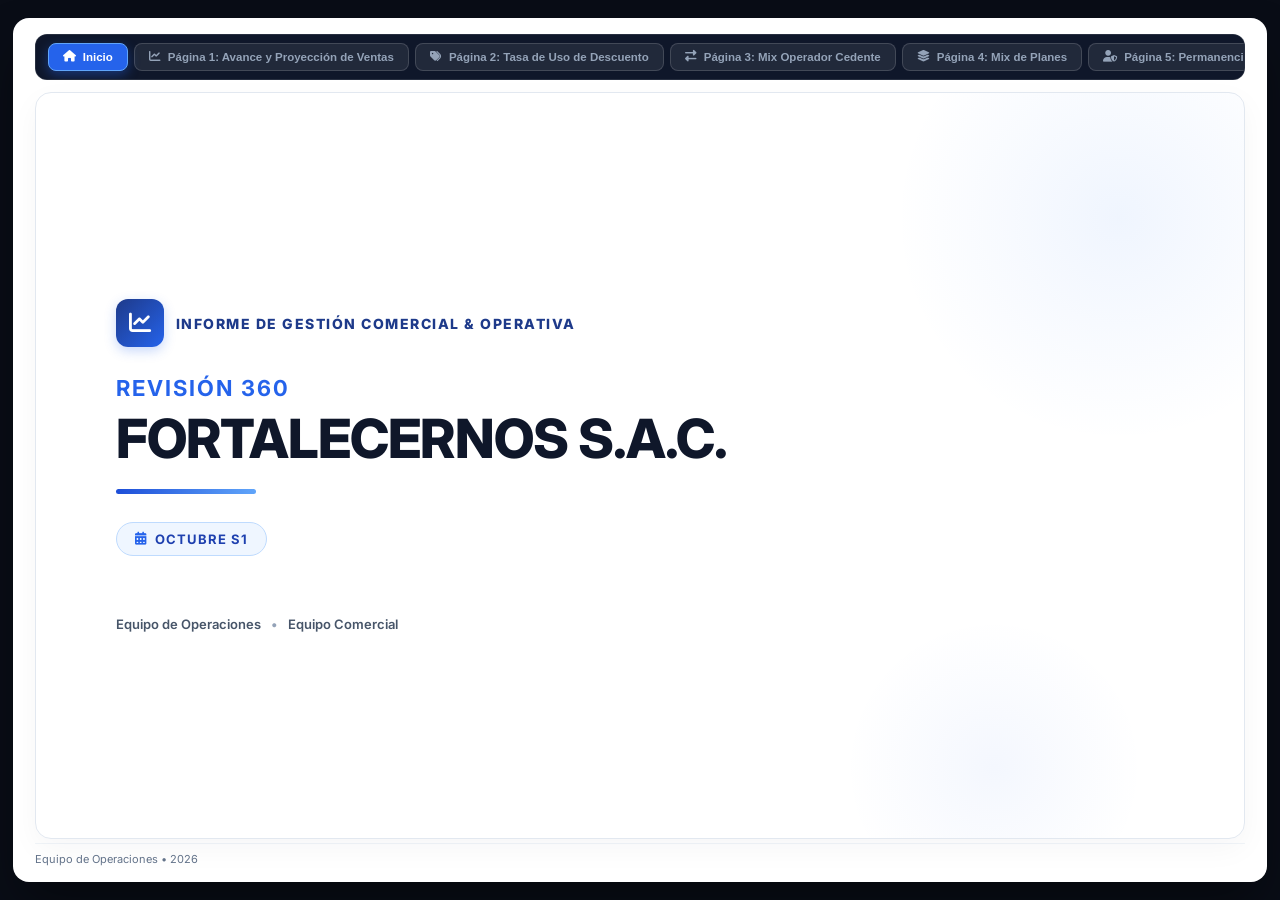
<file: index.html>
<!DOCTYPE html>
<html lang="es">
<head>
  <meta charset="UTF-8">
  <meta name="viewport" content="width=device-width, initial-scale=1.0">
  <meta http-equiv="Cache-Control" content="no-cache, no-store, must-revalidate">
  <meta http-equiv="Pragma" content="no-cache">
  <meta http-equiv="Expires" content="0">
  <title>Reporte Ejecutivo Fortalecernos - Deck de Presentación</title>
  
  <!-- Google Fonts: Space Grotesk, Outfit, Inter, IBM Plex Mono -->
  <link rel="preconnect" href="https://fonts.googleapis.com">
  <link rel="preconnect" href="https://fonts.gstatic.com" crossorigin>
  <link href="https://fonts.googleapis.com/css2?family=IBM+Plex+Mono:wght@500;600;700&family=Inter:wght@400;500;600;700&family=Outfit:wght@600;700;800&family=Space+Grotesk:wght@600;700&display=swap" rel="stylesheet">
  
  <!-- FontAwesome Icons -->
  <link rel="stylesheet" href="https://cdnjs.cloudflare.com/ajax/libs/font-awesome/6.4.0/css/all.min.css">

  <link rel="stylesheet" href="styles/shell.css?v=20260831_v5">
  <link rel="stylesheet" href="styles/page-0.css?v=20260831_v5">
  <link rel="stylesheet" href="styles/page-1.css?v=20260831_v5">
  <link rel="stylesheet" href="styles/page-2.css?v=20260831_v5">
  <link rel="stylesheet" href="styles/page-3.css?v=20260831_v5">
  <link rel="stylesheet" href="styles/page-4.css?v=20260831_v5">
  <link rel="stylesheet" href="styles/page-5.css?v=20260831_v5">
  <link rel="stylesheet" href="styles/page-6.css?v=20260831_v5">
  <link rel="stylesheet" href="styles/page-7.css?v=20260831_v5">
</head>
<body>

  <!-- 16:9 Executive Presentation Slide Wrapper -->
  <div class="slide-wrapper">
        <div class="slide-nav-tabs">
      <button class="page-tab-btn active" id="navTab0" onclick="switchSlidePage(0)">
        <i class="fa-solid fa-house"></i>
        <span>Inicio</span>
      </button>
      <button class="page-tab-btn" id="navTab1" onclick="switchSlidePage(1)">
        <i class="fa-solid fa-chart-line"></i>
        <span>Página 1: Avance y Proyección de Ventas</span>
      </button>
      <button class="page-tab-btn" id="navTab2" onclick="switchSlidePage(2)">
        <i class="fa-solid fa-tags"></i>
        <span>Página 2: Tasa de Uso de Descuento</span>
      </button>
      <button class="page-tab-btn" id="navTab3" onclick="switchSlidePage(3)">
        <i class="fa-solid fa-right-left"></i>
        <span>Página 3: Mix Operador Cedente</span>
      </button>
      <button class="page-tab-btn" id="navTab4" onclick="switchSlidePage(4)">
        <i class="fa-solid fa-layer-group"></i>
        <span>Página 4: Mix de Planes</span>
      </button>
      <button class="page-tab-btn" id="navTab5" onclick="switchSlidePage(5)">
        <i class="fa-solid fa-user-shield"></i>
        <span>Página 5: Permanencia</span>
      </button>
      <button class="page-tab-btn" id="navTab6" onclick="switchSlidePage(6)">
        <i class="fa-solid fa-users"></i>
        <span>Página 6: Dotación y Cumplimiento HC</span>
      </button>
      <button class="page-tab-btn" id="navTab7" onclick="switchSlidePage(7)">
        <i class="fa-solid fa-star"></i>
        <span>Página 7: Reporte de Calidad y NPS</span>
      </button>
    </div>


        

<!-- ================= PAGE 0: PORTADA / INICIO ================= -->
    <div id="slidePage0" class="page-view" style="display: none; flex-direction: column; justify-content: center; align-items: flex-start; background: #ffffff; padding: 60px 80px; min-height: 580px; border-radius: 16px; border: 1px solid #e2e8f0; box-shadow: 0 10px 30px rgba(15, 23, 42, 0.04); position: relative; overflow: hidden;">
      
      <!-- Fondo decorativo sutil en azul -->
      <div style="position: absolute; top: -100px; right: -100px; width: 450px; height: 450px; background: radial-gradient(circle, rgba(59, 130, 246, 0.08) 0%, rgba(255, 255, 255, 0) 70%); border-radius: 50%; pointer-events: none;"></div>
      <div style="position: absolute; bottom: -80px; right: 100px; width: 300px; height: 300px; background: radial-gradient(circle, rgba(37, 99, 235, 0.05) 0%, rgba(255, 255, 255, 0) 70%); border-radius: 50%; pointer-events: none;"></div>

      <!-- Marca / Icono corporativo en azul -->
      <div style="display: flex; align-items: center; gap: 12px; margin-bottom: 28px;">
        <div style="width: 48px; height: 48px; background: linear-gradient(135deg, #1e3a8a 0%, #2563eb 100%); border-radius: 12px; display: flex; align-items: center; justify-content: center; color: #ffffff; font-size: 22px; box-shadow: 0 4px 12px rgba(37, 99, 235, 0.25);">
          <i class="fa-solid fa-chart-line"></i>
        </div>
        <span style="font-size: 14px; font-weight: 800; color: #1e3a8a; letter-spacing: 1.5px; text-transform: uppercase;">Informe de Gestión Comercial & Operativa</span>
      </div>

      <!-- REVISIÓN 360 (Texto mediano) -->
      <div style="font-size: 22px; font-weight: 700; color: #2563eb; letter-spacing: 2px; text-transform: uppercase; margin-bottom: 8px;">
        REVISIÓN 360
      </div>

      <!-- FORTALECERNOS S.A.C. (Texto grande) -->
      <h1 style="font-size: 54px; font-weight: 800; color: #0f172a; margin: 0 0 20px 0; line-height: 1.1; letter-spacing: -1px;">
        FORTALECERNOS S.A.C.
      </h1>

      <!-- Línea divisoria en gradiente azul -->
      <div style="width: 140px; height: 5px; background: linear-gradient(90deg, #1d4ed8 0%, #60a5fa 100%); border-radius: 3px; margin-bottom: 28px;"></div>

      <!-- OCTUBRE S1 (Pequeño / Pill corporativo) -->
      <div style="display: inline-flex; align-items: center; gap: 8px; background: #eff6ff; border: 1px solid #bfdbfe; color: #1e40af; padding: 8px 18px; border-radius: 30px; font-size: 13px; font-weight: 700; letter-spacing: 1px;">
        <i class="fa-solid fa-calendar-days" style="color: #2563eb;"></i>
        <span>OCTUBRE S1</span>
      </div>

      <!-- Metadata del informe al pie de la portada -->
      <div style="margin-top: 60px; font-size: 13px; color: #475569; font-weight: 600; display: flex; align-items: center; gap: 10px;">
        <span>Equipo de Operaciones</span>
        <span style="color: #94a3b8;">&bull;</span>
        <span>Equipo Comercial</span>
      </div>

    </div>



<!-- ================= PAGE 1: AVANCE DE VENTAS ================= -->
    <div id="slidePage1" class="page-view" style="display: none;">
      
      <header class="slide-header">
        <div class="slide-title-box">
          <div class="slide-icon"><i class="fa-solid fa-chart-line"></i></div>
          <div>
            <h1 class="slide-title">Reporte de Avance y Proyección de Ventas</h1>
            <div class="slide-subtitle" id="headerPeriodSubtitle">
              Octubre 2026 (Mes Vigente - Avance 11/27 Días Hábiles) &bull; POSTPAGO TOTAL (PORTA OSS + PORTA OPP + VR)
            </div>
          </div>
        </div>

        <div class="header-actions">
          <button type="button" class="btn-glass productivity-trigger" onclick="openProductivityModal()" aria-haspopup="dialog" aria-controls="productivityModal">
            <i class="fa-solid fa-people-group"></i>
            <span>Productividades HC</span>
          </button>

          <select id="zoneSelectPage1" class="month-select-glass" onchange="renderTreeTable()">
            <option value="ALL" selected>🌍 Todas las Zonas</option>
            <option value="CENTRO">📍 CENTRO</option>
            <option value="SUR">📍 SUR</option>
            <option value="LIMA">📍 LIMA</option>
          </select>

          

          <select id="monthSelectHeader" class="month-select-glass" onchange="handleMonthChange(this.value)">
            <option value="m202610" selected>Octubre</option>
            <option value="m202609">Setiembre</option>
            <option value="m202608">Agosto</option>
          </select>

          
        </div>
      </header>

      <div class="product-tabs-bar">
        <div class="product-tabs">
          <button class="prod-tab active" data-prod="POSTPAGO_TOTAL" onclick="selectProductTab('POSTPAGO_TOTAL')">POSTPAGO TOTAL</button>
          <button class="prod-tab" data-prod="PORTA_OSS" onclick="selectProductTab('PORTA_OSS')">PORTA OSS</button>
          <button class="prod-tab" data-prod="PORTA_OPP" onclick="selectProductTab('PORTA_OPP')">PORTA OPP</button>
          <button class="prod-tab" data-prod="VR" onclick="selectProductTab('VR')">VR (VENTA REGULAR)</button>
          <button class="prod-tab" data-prod="RENO_SS" onclick="selectProductTab('RENO_SS')">RENOVACION (RENO SS)</button>
          <button class="prod-tab" data-prod="LINEA_ADICIONAL" onclick="selectProductTab('LINEA_ADICIONAL')">LINEA ADICIONAL</button>
          <button class="prod-tab" data-prod="PREPAGO" onclick="selectProductTab('PREPAGO')">PREPAGO</button>
        </div>

        <div class="search-box-compact">
          <i class="fa-solid fa-magnifying-glass"></i>
          <input type="text" id="searchInput" class="search-input-compact" placeholder="Buscar Supervisor, PDV o Asesor..." oninput="handleSearch()">
        </div>
      </div>

      <div class="table-slide-card">
        <div class="table-scroll-area">
          <table class="tree-table">
            <thead id="treeThead"></thead>
            <tbody id="treeTbody"></tbody>
          </table>
        </div>
      </div>

      <div id="productivityModal" class="productivity-modal" role="dialog" aria-modal="true" aria-labelledby="productivityModalTitle" aria-hidden="true" style="display: none;" onclick="handleProductivityBackdrop(event)">
        <div class="productivity-dialog" role="document">
          <div class="productivity-modal-header">
            <div class="productivity-modal-titlebox">
              <div class="productivity-modal-icon"><i class="fa-solid fa-people-group"></i></div>
              <div>
                <h2 id="productivityModalTitle">Productividades HC</h2>
                <p id="productivityModalSummary">Detalle de productividad por asesor</p>
              </div>
            </div>
            <div class="productivity-modal-actions">
              <label for="productivityMonthFilter">Mes</label>
              <select id="productivityMonthFilter" onchange="renderProductivityTable()"></select>
              <button type="button" class="productivity-close" onclick="closeProductivityModal()" aria-label="Cerrar Productividades HC">
                <i class="fa-solid fa-xmark"></i>
              </button>
            </div>
          </div>
          <div class="productivity-table-wrap">
            <table class="productivity-table">
              <thead id="productivityThead"></thead>
              <tbody id="productivityTbody"></tbody>
            </table>
            <div id="productivityEmpty" class="productivity-empty" hidden>No hay registros para el mes seleccionado.</div>
          </div>
        </div>
      </div>

    </div>

    

<!-- ================= PAGE 2: TASA DE USO DE DESCUENTO ================= -->
    <div id="slidePage2" class="page-view" style="display: none;">
      
      <header class="slide-header">
        <div class="slide-title-box">
          <div class="slide-icon"><i class="fa-solid fa-percent"></i></div>
          <div>
            <h1 class="slide-title">Reporte de Tasa de Uso de Descuento</h1>
            <div class="slide-subtitle">
              Producto: <strong style="color: #6366f1;">PORTA OSS MONO</strong> &bull; Descuento: <strong style="color: #38bdf8;">Descuento 50% x 6 meses (SA)</strong> &bull; Tope Máximo: <strong style="color: #f87171;">70.0%</strong>
            </div>
          </div>
        </div>

        <div class="header-actions">
          <select id="monthDiscountFilter" class="month-select-glass" onchange="renderDiscountTable()">
            <option value="Octubre" selected>Octubre</option>
            <option value="Setiembre">Setiembre</option>
            <option value="Agosto">Agosto</option>
          </select>
          <select id="zoneSelectPage2" class="month-select-glass" onchange="renderDiscountTable()">
            <option value="ALL" selected>🌍 Todas las Zonas</option>
            <option value="CENTRO">📍 CENTRO</option>
            <option value="SUR">📍 SUR</option>
            <option value="LIMA">📍 LIMA</option>
          </select>

          <select id="spvDiscountFilter" class="month-select-glass" onchange="renderDiscountTable()">
            <option value="ALL" selected>👥 Todos los Supervisores</option>
            <option value="CYNTHIA GUERRA">CYNTHIA GUERRA</option>
            <option value="MARÍA BERNAOLA">MARÍA BERNAOLA</option>
            <option value="FERNANDO MORENO">FERNANDO MORENO</option>
            <option value="MERY LAPA">MERY LAPA</option>
          </select>

        </div>
      </header>

      

      <!-- KPI Summary Cards for Page 4 -->
      <div class="kpi-cards-grid" id="discountKpiCards"></div>

      <!-- Main Table Card for Discount View -->
      <div class="table-slide-card">
        <div class="table-scroll-area">
          <table class="tree-table">
            <thead id="discountThead"></thead>
            <tbody id="discountTbody"></tbody>
          </table>
        </div>
      </div>

    </div>

                                

<!-- ================= PAGE 3: OPERADOR CEDENTE ================= -->
    <div id="slidePage3" class="page-view" style="display: none;">
      <header class="slide-header">
        <div class="slide-title-box">
          <div class="slide-icon"><i class="fa-solid fa-right-left"></i></div>
          <div>
            <h1 class="slide-title">Participación por Operador Cedente (Portabilidad OSS)</h1>
            <div class="slide-subtitle">Mix por Operador de Origen (Claro, Movistar, Bitel)</div>
          </div>
        </div>
        <div class="header-actions">
          <select id="monthCedenteFilter" class="month-select-glass" onchange="renderCedenteTable()">
            <option value="Octubre" selected>Octubre</option>
            <option value="Setiembre">Setiembre</option>
            <option value="Agosto">Agosto</option>
          </select>
          <select id="zoneSelectPage3" class="month-select-glass" onchange="renderCedenteTable()">
            <option value="ALL">🌍 Todas las Zonas</option>
            <option value="CENTRO">📍 CENTRO</option>
            <option value="SUR">📍 SUR</option>
            <option value="LIMA">📍 LIMA</option>
          </select>
          <select id="spvCedenteFilter" class="month-select-glass" onchange="renderCedenteTable()">
            <option value="ALL">👥 Todos los Supervisores</option>
            <option value="CYNTHIA GUERRA">CYNTHIA GUERRA</option>
            <option value="MARÍA BERNAOLA">MARÍA BERNAOLA</option>
            <option value="FERNANDO MORENO">FERNANDO MORENO</option>
            <option value="MERY LAPA">MERY LAPA</option>
          </select>
        </div>
      </header>

      <div class="table-container-card">
        <div class="table-scroll-wrapper" style="max-height: 560px; overflow-y: auto; overflow-x: auto;">
          <table class="presentation-table" style="width: 100%; border-collapse: collapse;">
            <thead>
              <tr style="background: #1e293b; color: #ffffff;">
                <th style="min-width: 280px; text-align: left; padding: 10px 12px; color: #ffffff; font-weight: 800; font-size: 11px;">PUNTO DE VENTA / ASESOR</th>
                <th class="val-cell" style="padding: 10px 12px; font-size: 11px; font-weight: 800;">TOTAL PORTAS</th>
                <th class="val-cell" style="color: #f87171; font-weight: 800; padding: 10px 12px; font-size: 11px;">CLARO</th>
                <th class="val-cell" style="color: #fca5a5; font-weight: 800; padding: 10px 12px; font-size: 11px;">CLARO (%)</th>
                <th class="val-cell" style="color: #4ade80; font-weight: 800; padding: 10px 12px; font-size: 11px;">MOVISTAR</th>
                <th class="val-cell" style="color: #86efac; font-weight: 800; padding: 10px 12px; font-size: 11px;">MOVISTAR (%)</th>
                <th class="val-cell" style="color: #facc15; font-weight: 800; padding: 10px 12px; font-size: 11px;">BITEL</th>
                <th class="val-cell" style="color: #fde047; font-weight: 800; padding: 10px 12px; font-size: 11px;">BITEL (%)</th>
              </tr>
            </thead>
            <tbody id="cedenteTbody"></tbody>
          </table>
        </div>
      </div>
    </div>

    <!-- Slide Footer Bar -->
    

<!-- ================= PAGE 4: MIX DE PLANES ================= -->
    <div id="slidePage4" class="page-view" style="display: none;">
      <header class="slide-header">
        <div class="slide-title-box">
          <div class="slide-icon"><i class="fa-solid fa-layer-group"></i></div>
          <div>
            <h1 class="slide-title">Mix de Planes Postpago</h1>
            <div id="mixPlanesSubtitle" class="slide-subtitle">Cierre Mensual Agosto 2026: 513 &bull; Desglose por RB de Plan</div>
          </div>
        </div>
        <div class="header-actions">
          <select id="monthMixPlanesFilter" class="month-select-glass" onchange="renderMixPlanesTable()">
            <option value="Octubre" selected>Octubre</option>
            <option value="Setiembre">Setiembre</option>
            <option value="Agosto">Agosto</option>
          </select>
          <select id="zoneSelectPage4" class="month-select-glass" onchange="renderMixPlanesTable()">
            <option value="ALL">🌍 Todas las Zonas</option>
            <option value="CENTRO">📍 CENTRO</option>
            <option value="SUR">📍 SUR</option>
            <option value="LIMA">📍 LIMA</option>
          </select>
          <select id="spvMixFilter" class="month-select-glass" onchange="renderMixPlanesTable()">
            <option value="ALL">👥 Todos los Supervisores</option>
            <option value="CYNTHIA GUERRA">CYNTHIA GUERRA</option>
            <option value="MARÍA BERNAOLA">MARÍA BERNAOLA</option>
            <option value="FERNANDO MORENO">FERNANDO MORENO</option>
            <option value="MERY LAPA">MERY LAPA</option>
          </select>
        </div>
      </header>

      <div class="table-container-card">
        <div class="table-scroll-wrapper" style="max-height: 560px; overflow-y: auto; overflow-x: auto;">
          <table class="presentation-table" style="width: 100%; border-collapse: collapse;">
            <thead id="mixPlanesThead">
              <tr style="background: #1e293b; color: #ffffff;">
                <th style="min-width: 280px; text-align: left; padding: 10px 12px; color: #ffffff; font-weight: 800; font-size: 11px;">PUNTO DE VENTA / ASESOR</th>
                <th class="val-cell" style="color: #fca5a5; font-weight: 800; padding: 10px 12px; font-size: 11px;">19.9</th>
                <th class="val-cell" style="color: #fca5a5; font-weight: 800; padding: 10px 12px; font-size: 11px;">22.9</th>
                <th class="val-cell" style="color: #fca5a5; font-weight: 800; padding: 10px 12px; font-size: 11px;">25.9</th>
                <th class="val-cell" style="color: #fca5a5; font-weight: 800; padding: 10px 12px; font-size: 11px;">29.9</th>
                <th class="val-cell" style="color: #fde047; font-weight: 800; padding: 10px 12px; font-size: 11px;">39.9</th>
                <th class="val-cell" style="color: #86efac; font-weight: 800; padding: 10px 12px; font-size: 11px;">49.9</th>
                <th class="val-cell" style="color: #86efac; font-weight: 800; padding: 10px 12px; font-size: 11px;">59.9</th>
                <th class="val-cell" style="color: #86efac; font-weight: 800; padding: 10px 12px; font-size: 11px;">69.9</th>
                <th class="val-cell" style="color: #86efac; font-weight: 800; padding: 10px 12px; font-size: 11px;">79.9</th>
                <th class="val-cell" style="color: #86efac; font-weight: 800; padding: 10px 12px; font-size: 11px;">89.9</th>
                <th class="val-cell" style="color: #86efac; font-weight: 800; padding: 10px 12px; font-size: 11px;">99.9</th>
              </tr>
            </thead>
            <tbody id="mixPlanesTbody"></tbody>
          </table>
        </div>
      </div>
    </div>

    

<!-- ================= PAGE 5: PERMANENCIA M6 ================= -->
    <div id="slidePage5" class="page-view" style="display: none;">
      <header class="slide-header">
        <div class="slide-title-box">
          <div class="slide-icon"><i class="fa-solid fa-user-shield"></i></div>
          <div>
            <h1 id="permanenciaTitle" class="slide-title">Reporte de Permanencia M6 (Camada Setiembre 2026)</h1>
            <div id="permanenciaSubtitle" class="slide-subtitle">Curva de Desactivación M0 a M6 (Setiembre 2026) &bull; <strong>Objetivo de Permanencia: 50.0%</strong></div>
          </div>
        </div>
        <div class="header-actions">
          <select id="monthPermanenciaFilter" class="month-select-glass" onchange="renderPermanenciaTable()">
            <option value="Marzo" selected>Marzo</option>
            <option value="Setiembre">Setiembre</option>
            <option value="Agosto">Agosto</option>
          </select>
        </div>
      </header>

      <div class="table-container-card">
        <div class="table-scroll-wrapper" style="max-height: 560px; overflow-y: auto; overflow-x: auto;">
          <table class="presentation-table" style="width: 100%; border-collapse: collapse;">
            <thead>
              <tr style="background: #1e293b; color: #ffffff;">
                <th style="min-width: 280px; text-align: left; padding: 10px 12px; color: #ffffff; font-weight: 800; font-size: 11px;">PUNTO DE VENTA / ASESOR</th>
                <th id="permanenciaSsTotalHeader" class="val-cell" style="padding: 10px 12px; font-size: 11px; font-weight: 800;">SS TOTAL (AGO)</th>
                <th id="permanenciaM0Header" class="val-cell" style="padding: 10px 12px; font-size: 11px; font-weight: 800;">M0 (AGO)</th>
                <th id="permanenciaM1Header" class="val-cell" style="padding: 10px 12px; font-size: 11px; font-weight: 800;">M1 (SEP)</th>
                <th id="permanenciaM2Header" class="val-cell" style="padding: 10px 12px; font-size: 11px; font-weight: 800;">M2 (OCT)</th>
                <th id="permanenciaM3Header" class="val-cell" style="padding: 10px 12px; font-size: 11px; font-weight: 800;">M3 (NOV)</th>
                <th id="permanenciaM4Header" class="val-cell" style="padding: 10px 12px; font-size: 11px; font-weight: 800;">M4 (DIC)</th>
                <th id="permanenciaM5Header" class="val-cell" style="padding: 10px 12px; font-size: 11px; font-weight: 800;">M5 (ENE)</th>
                <th id="permanenciaM6Header" class="val-cell" style="padding: 10px 12px; font-size: 11px; font-weight: 800;">M6 (FEB)</th>
                <th class="val-cell" style="padding: 10px 12px; font-size: 11px; font-weight: 800;">% PERM_M6 (RETENCIÓN)</th>
              </tr>
            </thead>
            <tbody id="permanenciaTbody"></tbody>
          </table>
        </div>
      </div>
    </div>

        

<!-- ================= PAGE 6: DOTACIÓN Y CUMPLIMIENTO HC ================= -->
    <div id="slidePage6" class="page-view" style="display: none;">
      
      <header class="slide-header">
        <div class="slide-title-box">
          <div class="slide-icon"><i class="fa-solid fa-users-gear"></i></div>
          <div>
            <h1 class="slide-title">Reporte de Dotación y Cobertura HC</h1>
            <div class="slide-subtitle">Cobertura Regional y Cumplimiento de Condición</div>
          </div>
        </div>

        <div class="header-actions">
          <select id="dotacionPeriodFilter" class="month-select-glass" onchange="renderDotacionTable()" aria-label="Periodo de dotación">
            <option value="04-10" selected>04-10</option>
          </select>

          <select id="spvDotacionFilter" class="month-select-glass" onchange="renderDotacionTable()">
            <option value="ALL" selected>👥 Todos los Supervisores</option>
            <option value="CYNTHIA GUERRA">CYNTHIA GUERRA</option>
            <option value="MARÍA BERNAOLA">MARÍA BERNAOLA</option>
            <option value="FERNANDO MORENO">FERNANDO MORENO</option>
            <option value="MERY LAPA">MERY LAPA</option>
          </select>

          <button class="btn-glass" onclick="toggleDotacionDays()">
            <i class="fa-solid fa-calendar-days"></i> <span id="toggleDaysText">Mostrar Días (04-Oct - 10-Oct)</span>
          </button>
        </div>
      </header>

      <!-- KPI Summary Cards for Page 2 (Dynamic Rendering) -->
      <div class="kpi-cards-grid" id="dotacionKpiCards"></div>

      <div class="table-slide-card">
        <div class="table-scroll-area">
          <table class="tree-table">
            <thead id="dotacionThead"></thead>
            <tbody id="dotacionTbody"></tbody>
          </table>
        </div>
      </div>

    </div>

    

<!-- ================= PAGE 7: REPORTE DE CALIDAD Y NPS ================= -->
    <div id="slidePage7" class="page-view" style="display: none;">
      
      <header class="slide-header">
        <div class="slide-title-box">
          <div class="slide-icon"><i class="fa-solid fa-star-half-stroke"></i></div>
          <div>
            <h1 class="slide-title">Reporte de Calidad y Satisfacción (NPS)</h1>
            <div class="slide-subtitle" id="npsSubtitle">
              Meta Objetivo NPS TEX: <strong style="color: #6366f1;">58.0% (Venta)</strong> | <strong style="color: #34d399;">57.0% (Postventa)</strong>
            </div>
          </div>
        </div>

        <div class="header-actions">
          <select id="zoneSelectPage7" class="month-select-glass" onchange="renderNpsTable()">
            <option value="ALL" selected>🌍 Todas las Zonas</option>
            <option value="CENTRO">📍 CENTRO</option>
            <option value="SUR">📍 SUR</option>
            <option value="LIMA">📍 LIMA</option>
          </select>

          <select id="spvNpsFilter" class="month-select-glass" onchange="renderNpsTable()">
            <option value="ALL" selected>👥 Todos los Supervisores</option>
            <option value="CYNTHIA GUERRA">CYNTHIA GUERRA</option>
            <option value="MARÍA BERNAOLA">MARÍA BERNAOLA</option>
            <option value="FERNANDO MORENO">FERNANDO MORENO</option>
            <option value="MERY LAPA">MERY LAPA</option>
          </select>

        </div>
      </header>

      <!-- Channel Sub-Tabs for NPS: VENTA vs POSTVENTA -->
      <div class="product-tabs-bar">
        <div class="product-tabs">
          <button class="prod-tab nps-channel-tab active" id="tabNpsVenta" onclick="selectNpsChannel('venta')">
            <i class="fa-solid fa-cart-shopping"></i> NPS VENTA
          </button>
          <button class="prod-tab nps-channel-tab" id="tabNpsPostventa" onclick="selectNpsChannel('postventa')">
            <i class="fa-solid fa-headset"></i> NPS POSTVENTA
          </button>
        </div>
      </div>

      <!-- KPI Summary Cards for NPS -->
      <div class="kpi-cards-grid" id="npsKpiCards"></div>

      <!-- Main Table Card for NPS -->
      <div class="table-slide-card">
        <div class="table-scroll-area">
          <table class="tree-table">
            <thead id="npsThead"></thead>
            <tbody id="npsTbody"></tbody>
          </table>
        </div>
      </div>

    </div>

    

<footer class="slide-footer">
      <div id="rowCountLabel">Equipo de Operaciones • 2026</div>
      <div id="pageFooterNum">Página 1 de 4</div>
    </footer>

  </div>

  <!-- Supervisor Action Plan & Diagnostics Drawer -->
  <div class="drawer-overlay" id="drawerOverlay" onclick="closeDrawer(event)">
    <div class="drawer-panel" onclick="event.stopPropagation()">
      <button class="drawer-close" onclick="closeDrawer()"><i class="fa-solid fa-xmark"></i></button>
      
      <div style="width: fit-content; margin-bottom: 6px; padding: 2px 8px; border-radius: 4px; font-weight: 700; background: #e0e7ff; color: #3730a3;" id="drawerTypeBadge">Plan de Acción de Supervisión</div>
      <h2 style="font-size: 20px; font-weight: 800; color: #0f172a; margin-bottom: 2px;" id="drawerNodeName">Nombre Supervisor</h2>
      <div style="font-size: 12px; color: #64748b; margin-bottom: 18px;" id="drawerNodeMeta">Estructura Comercial</div>

      <div style="font-size: 11px; font-weight: 800; color: #0f172a; text-transform: uppercase; letter-spacing: 0.5px; margin-bottom: 10px;">
        <i class="fa-solid fa-triangle-exclamation" style="color: #e11d48;"></i> Diagnóstico y Alertas en PDVs (&lt; 100% Proyección)
      </div>
      
      <div id="drawerPdvDiagnosticsList"></div>
      <div id="supervisorActionContainer"></div>

    
    
</div>
  </div>

  <!-- Data Payload -->
  <script src="data.js?v=20260811_isolated1"></script>
    <script>
                // ================= GLOBAL STATE VARIABLES =================
    
    var totalCondicion = 0;
    var ELAPSED_WD = 11;
    var TOTAL_WD = 27;
    var grandCondicionPct = 74.0;

    // Estado aislado: cada página administra exclusivamente sus propios valores.
    const shellState = { page: 0 };
    const pageState = {
      1: { sort: { column: null, direction: 'desc' }, productCode: 'POSTPAGO_TOTAL', monthFilter: 'm202610', query: '', expanded: {}, allExpanded: false },
      2: { expanded: {}, query: '', allExpanded: false },
      3: { expanded: {} },
      4: { expanded: {} },
      5: { expanded: {} },
      6: { expanded: {}, daysExpanded: false },
      7: { expanded: {}, channel: 'venta' },
    };
    var monthLabelsMap = {
      'm202609': 'Setiembre 2026',
      'm202608': 'Agosto 2026',
      'm202607': 'Julio 2026',
      'm202606': 'Junio 2026',
      'm202605': 'Mayo 2026',
      'm202604': 'Abril 2026',
      'm202603': 'Marzo 2026',
      'm202602': 'Febrero 2026',
      'm202601': 'Enero 2026'
    };

    var prevMonthLabels = {
      'm202609': 'm202608',
      'm202608': 'm202607',
      'm202607': 'm202606',
      'm202606': 'm202605',
      'm202605': 'm202604',
      'm202604': 'm202603',
      'm202603': 'm202602',
      'm202602': 'm202601'
    };
    
    
    
    
    

    
    

    
    

    
    
    

    
    
    

    // State Variables
    function switchSlidePage(pageNum) {
      shellState.page = pageNum;
      for (let i = 0; i <= 7; i++) {
        const btn = document.getElementById('navTab' + i);
        if (btn) btn.classList.toggle('active', i === pageNum);
        const slide = document.getElementById('slidePage' + i);
        if (slide) slide.style.display = (i === pageNum) ? 'flex' : 'none';
      }

      const footerNum = document.getElementById('pageFooterNum');
      const footerLabel = document.getElementById('rowCountLabel');
      if (footerLabel) footerLabel.textContent = 'Equipo de Operaciones • 2026';
      if (footerNum) {
        footerNum.textContent = pageNum === 0 ? '' : `Página ${pageNum} de 7`;
      }
      
      if (pageNum === 0) {
        // Inicio / Portada
      } else if (pageNum === 1) {
        renderTableHeader();
        renderTreeTable();
      } else if (pageNum === 2) {
        renderDiscountHeader();
        renderDiscountTable();
      } else if (pageNum === 3) {
        renderCedenteTable();
      } else if (pageNum === 4) {
        renderMixPlanesTable();
      } else if (pageNum === 5) {
        renderPermanenciaTable();
      } else if (pageNum === 6) {
        renderDotacionHeader();
        renderDotacionTable();
      } else if (pageNum === 7) {
        renderNpsHeader();
        renderNpsTable();
      }
    }

    function getComplianceBadgeHTML(pct) {
      if (pct === null || pct === undefined || isNaN(pct)) return '-';
      const val = Number(pct);
      if (val >= 100) return `<span class="badge-compliance comp-green">${val.toFixed(1)}%</span>`;
      if (val >= 80) return `<span class="badge-compliance comp-yellow">${val.toFixed(1)}%</span>`;
      return `<span class="badge-compliance comp-red">${val.toFixed(1)}%</span>`;
    }

    function getNpsBadgeHTML(npsVal, target = 57) {
      if (npsVal >= target) {
        return `<span class="badge-compliance comp-green"><i class="fa-solid fa-circle-check"></i> ${npsVal.toFixed(0)}%</span>`;
      } else if (npsVal >= 30) {
        return `<span class="badge-compliance comp-yellow">${npsVal.toFixed(0)}%</span>`;
      } else {
        return `<span class="badge-compliance comp-red"><i class="fa-solid fa-triangle-exclamation"></i> ${npsVal.toFixed(0)}%</span>`;
      }
    }

    function getConversionBadgeHTML(pct) {
      if (pct >= 40) return `<span class="badge-compliance comp-green">${pct.toFixed(1)}%</span>`;
      if (pct >= 25) return `<span class="badge-compliance comp-yellow">${pct.toFixed(1)}%</span>`;
      return `<span class="badge-compliance comp-red">${pct.toFixed(1)}%</span>`;
    }

    function getVariationBadgeHTML(diffUnits, diffPct) {
      if (diffUnits > 0) {
        return `<span class="badge-compliance comp-green"><i class="fa-solid fa-arrow-up"></i> +${diffUnits.toLocaleString('es-PE')} (+${diffPct.toFixed(1)}%)</span>`;
      } else if (diffUnits < 0) {
        return `<span class="badge-compliance comp-red"><i class="fa-solid fa-arrow-down"></i> ${diffUnits.toLocaleString('es-PE')} (${diffPct.toFixed(1)}%)</span>`;
      } else {
        return `<span class="badge-compliance comp-yellow">= 0 (0.0%)</span>`;
      }
    }

    function getIdealValue(quota) {
      const numericQuota = Number(quota || 0);
      if (numericQuota <= 0) return 0;
      if (pageState[1].monthFilter !== 'm202610') return numericQuota;
      if (TOTAL_WD <= 0 || ELAPSED_WD <= 0) return 0;
      return Math.round((numericQuota / TOTAL_WD) * ELAPSED_WD);
    }

    function getGapBadgeHTML(gap) {
      const numericGap = Number(gap || 0);
      if (numericGap > 0) {
        return `<span class="badge-compliance comp-green"><i class="fa-solid fa-arrow-up"></i> +${numericGap.toLocaleString('es-PE')}</span>`;
      }
      if (numericGap < 0) {
        return `<span class="badge-compliance comp-red"><i class="fa-solid fa-arrow-down"></i> ${numericGap.toLocaleString('es-PE')}</span>`;
      }
      return `<span class="badge-compliance comp-yellow">= 0</span>`;
    }

    function getDiscountUsageBadgeHTML(pct, target = 70.0) {
      if (pct > target) {
        return `<span class="badge-compliance comp-red"><i class="fa-solid fa-triangle-exclamation"></i> ${pct.toFixed(1)}%</span>`;
      } else {
        return `<span class="badge-compliance comp-green"><i class="fa-solid fa-circle-check"></i> ${pct.toFixed(1)}%</span>`;
      }
    }

    function getDiscountStatusHTML(pct, target = 70.0) {
      if (pct > target) {
        const diff = (pct - target).toFixed(1);
        return `<span class="badge-compliance comp-red"><i class="fa-solid fa-triangle-exclamation"></i> EXCEDE TOPE (+${diff}%)</span>`;
      } else {
        return `<span class="badge-compliance comp-green"><i class="fa-solid fa-check"></i> DENTRO DE TOPE (<=70%)</span>`;
      }
    }

        document.addEventListener('DOMContentLoaded', () => {
      switchSlidePage(0);
    });

    function handleMonthChange(val) {
      pageState[1].monthFilter = val;
      const subtitle = document.getElementById('headerPeriodSubtitle');
      if (val === 'm202610') {
        subtitle.innerHTML = `Octubre 2026 (Mes Vigente - Avance ${ELAPSED_WD}/${TOTAL_WD} Días Hábiles) &bull; <strong class="selected-product-badge" style="color: #6366f1">${getProductLabel()}</strong>`;
      } else {
        subtitle.innerHTML = `Mes Filtrado: ${monthLabelsMap[val] || val} &bull; <strong class="selected-product-badge" style="color: #6366f1">${getProductLabel()}</strong>`;
      }

      renderTableHeader();
      renderTreeTable();
    }

    function getProductLabel() {
      const defs = window.SALES_DATA.summary.prod_definitions;
      const curDef = defs.find(d => d.id === pageState[1].productCode) || { label: pageState[1].productCode };
      return curDef.label;
    }

    function getAdvisorTenureHTML(advisor) {
      const tenure = advisor && advisor.tenure;
      if (!tenure) return '';
      if (tenure.status === 'ceased') {
        return '<span class="advisor-tenure advisor-tenure-ceased">Cesado</span>';
      }
      if (tenure.status === 'missing') {
        return '<span class="advisor-tenure advisor-tenure-missing">Sin registro</span>';
      }
      if (!tenure.category || !tenure.date) return '';
      return `<span class="advisor-tenure advisor-tenure-${tenure.category_key}">${tenure.category} (${tenure.date})</span>`;
    }

    function selectProductTab(code) {
      pageState[1].productCode = code;
      document.querySelectorAll('.prod-tab').forEach(t => {
        if (!t.classList.contains('nps-channel-tab')) {
          t.classList.toggle('active', t.dataset.prod === code);
        }
      });
      handleMonthChange(pageState[1].monthFilter);
    }

    function getNodeUnits(node, monthKey) {
      if (!node) return 0;
      let uDict = null;
      if (node.products && node.products[pageState[1].productCode]) {
        uDict = node.products[pageState[1].productCode].units;
      } else if (node.units && node.units[pageState[1].productCode]) {
        uDict = node.units[pageState[1].productCode];
      }
      if (uDict) {
        if (pageState[1].monthFilter !== 'ALL' && monthKey === 'total') {
          return uDict[pageState[1].monthFilter] || 0;
        }
        if (pageState[1].monthFilter === 'ALL' && monthKey === 'total') {
          return (uDict['m202606'] || 0) + (uDict['m202607'] || 0) + (uDict['m202608'] || 0);
        }
        return uDict[monthKey] || 0;
      }
      return 0;
    }

    function getNodeQuota(node, monthKey) {
      if (!node) return 0;
      if (node.children && Array.isArray(node.children) && node.id && node.id.startsWith('spv')) {
        let sum = 0;
        node.children.forEach(pdv => {
          sum += getNodeQuota(pdv, monthKey);
        });
        return sum;
      }

      let qDict = null;
      if (node.products && node.products[pageState[1].productCode]) {
        qDict = node.products[pageState[1].productCode].quotas;
      } else if (node.quotas && node.quotas[pageState[1].productCode]) {
        qDict = node.quotas[pageState[1].productCode];
      }
      if (qDict) {
        if (pageState[1].monthFilter !== 'ALL' && monthKey === 'total') {
          return qDict[pageState[1].monthFilter] || 0;
        }
        if (pageState[1].monthFilter === 'ALL' && monthKey === 'total') {
          return (qDict['m202606'] || 0) + (qDict['m202607'] || 0) + (qDict['m202608'] || 0);
        }
        return qDict[monthKey] || 0;
      }
      return 0;
    }

    function getNodeArribos(node, monthKey) {
      if (!window.ARRIBOS_DATA) return 0;
      let targetName = node.name;
      if (targetName === 'TE SAN CLEMENTE' && !window.ARRIBOS_DATA['TE SAN CLEMENTE']) {
        targetName = 'TE ICA';
      }
      if (node.name && window.ARRIBOS_DATA[targetName]) {
        if (monthKey === 'ALL') {
          return (window.ARRIBOS_DATA[targetName]['m202607'] || 0) + (window.ARRIBOS_DATA[targetName]['m202608'] || 0);
        }
        return window.ARRIBOS_DATA[targetName][monthKey] || 0;
      }
      if (node.children && Array.isArray(node.children)) {
        let sum = 0;
        node.children.forEach(child => {
          sum += getNodeArribos(child, monthKey);
        });
        return sum;
      }
      return 0;
    }

    function getGlobalSalesInMonth(node, monthKey) {
      if (!node) return 0;
      let tot = 0;
      if (node.products) {
        Object.values(node.products).forEach(pObj => {
          const uDict = pObj.units || pObj;
          if (monthKey === 'ALL') {
            tot += (uDict['m202606'] || 0) + (uDict['m202607'] || 0) + (uDict['m202608'] || 0);
          } else {
            tot += (uDict[monthKey] || 0);
          }
        });
      } else if (node.units) {
        Object.values(node.units).forEach(mDict => {
          if (monthKey === 'ALL') {
            tot += (mDict['m202606'] || 0) + (mDict['m202607'] || 0) + (mDict['m202608'] || 0);
          } else {
            tot += (mDict[monthKey] || 0);
          }
        });
      }
      return tot;
    }

    function getPostpagoTotalSalesInMonth(node, monthKey) {
      if (!node || !node.products || !node.products.POSTPAGO_TOTAL) return 0;
      const units = node.products.POSTPAGO_TOTAL.units || {};
      if (monthKey === 'ALL') {
        return (units.m202606 || 0) + (units.m202607 || 0) + (units.m202608 || 0);
      }
      return units[monthKey] || 0;
    }

    function formatAdvisorQuota(value) {
      return value.toLocaleString('es-PE', { maximumFractionDigits: 2 });
    }

    function handleSearch() {
      pageState[1].query = document.getElementById('searchInput').value.trim().toLowerCase();
      if (pageState[1].query.length > 0) {
        window.SALES_DATA.tree.forEach(spv => {
          pageState[1].expanded[spv.id] = true;
          spv.children.forEach(pdv => { pageState[1].expanded[pdv.id] = true; });
        });
      }
      renderTreeTable();
    }

    function toggleNode(nodeId, event) {
      if (event) event.stopPropagation();
      pageState[1].expanded[nodeId] = !pageState[1].expanded[nodeId];
      renderTreeTable();
    }

    function toggleExpandAll() {
      pageState[1].allExpanded = !pageState[1].allExpanded;
      window.SALES_DATA.tree.forEach(spv => {
        pageState[1].expanded[spv.id] = pageState[1].allExpanded;
        spv.children.forEach(pdv => { pageState[1].expanded[pdv.id] = pageState[1].allExpanded; });
      });
      document.getElementById('expandBtnText').textContent = pageState[1].allExpanded ? 'Colapsar Todo' : 'Expandir Todo';
      renderTreeTable();
    }

    function sortTable(column) {
      if (pageState[1].sort.column === column) {
        pageState[1].sort.direction = pageState[1].sort.direction === 'asc' ? 'desc' : 'asc';
      } else {
        pageState[1].sort.column = column;
        pageState[1].sort.direction = 'desc';
      }
      renderTreeTable();
    }

    function renderTableHeader() {
      const thead = document.getElementById('treeThead');
      if (!thead) return;

      const showArribos = (pageState[1].productCode === 'POSTPAGO_TOTAL');

      if (pageState[1].monthFilter === 'm202610') {
        thead.innerHTML = `
          <tr>
            <th style="min-width: 280px;">PUNTO DE VENTA / ASESOR</th>
            <th class="val-cell sortable" onclick="sortTable('quota')">CUOTA</th>
            <th class="val-cell sortable" onclick="sortTable('m202610')">AVANCE</th>
            <th class="val-cell">IDEAL</th>
            <th class="val-cell">GAP</th>
            <th class="val-cell sortable" onclick="sortTable('pct_cump')">% AVANCE</th>
            ${showArribos ? `<th class="val-cell">ARRIBOS</th><th class="val-cell">% CONV.</th>` : ''}
            <th class="val-cell">PROY</th>
            <th class="val-cell">% CUMP.</th>
            <th class="val-cell sortable" onclick="sortTable('m1')">SETIEMBRE</th>
            <th class="val-cell sortable" onclick="sortTable('var_m1')">VAR VS SETIEMBRE</th>
          </tr>
        `;
      } else {
        const prevMKey = prevMonthLabels[pageState[1].monthFilter];
        const prevLabel = prevMKey ? (monthLabelsMap[prevMKey] || prevMKey).replace(/\s+2026$/, '').toUpperCase() : '';
        thead.innerHTML = `
          <tr>
            <th style="min-width: 280px;">PUNTO DE VENTA / ASESOR</th>
            <th class="val-cell sortable" onclick="sortTable('quota')">CUOTA</th>
            <th class="val-cell sortable" onclick="sortTable('current')">VENTAS</th>
            <th class="val-cell">IDEAL</th>
            <th class="val-cell">GAP</th>
            <th class="val-cell sortable" onclick="sortTable('pct_cump')">% CUMP.</th>
            ${showArribos ? `<th class="val-cell">ARRIBOS</th><th class="val-cell">% CONV.</th>` : ''}
            <th class="val-cell">${prevLabel}</th>
            <th class="val-cell">VAR VS ${prevLabel}</th>
          </tr>
        `;
      }
    }

    function renderTreeTable() {
      renderTableHeader();

      const tbody = document.getElementById('treeTbody');
      if (!tbody) return;
      tbody.innerHTML = '';

      const keyToUse = pageState[1].monthFilter === 'ALL' ? 'total' : pageState[1].monthFilter;
      const prevMKey = prevMonthLabels[pageState[1].monthFilter];
      const showArribos = (pageState[1].productCode === 'POSTPAGO_TOTAL');
      const selZone = document.getElementById('zoneSelectPage1').value;

      let treeData = JSON.parse(JSON.stringify(window.SALES_DATA.tree));

      if (selZone !== 'ALL') {
        treeData.forEach(spv => {
          spv.children = spv.children.filter(pdv => pdv.zona === selZone);
        });
        treeData = treeData.filter(spv => spv.children.length > 0);
      }

      let grandTotal = 0;
      let grandQuota = 0;
      let grandM1Units = 0;

      treeData.forEach(spv => {
        grandTotal += getNodeUnits(spv, keyToUse);
        grandQuota += getNodeQuota(spv, keyToUse);
        if (pageState[1].monthFilter === 'm202610') {
          grandM1Units += getNodeUnits(spv, 'm202609');
        } else if (prevMKey) {
          grandM1Units += getNodeUnits(spv, prevMKey);
        }
      });

      let visibleRowsCount = 0;

      treeData = treeData.filter(spv => {
        if (getGlobalSalesInMonth(spv, pageState[1].monthFilter) === 0) return false;
        spv.children = spv.children.filter(pdv => {
          if (getGlobalSalesInMonth(pdv, pageState[1].monthFilter) === 0) return false;
          pdv.children = pdv.children.filter(ase => getPostpagoTotalSalesInMonth(ase, pageState[1].monthFilter) > 0);
          return true;
        });
        return true;
      });

      let grandArribos = 0;
      treeData.forEach(spv => { grandArribos += getNodeArribos(spv, pageState[1].monthFilter); });
      const grandConvPct = grandArribos > 0 ? (grandTotal / grandArribos * 100) : 0;

      const trTotal = document.createElement('tr');
      trTotal.className = 'row-grand-total';

      if (pageState[1].monthFilter === 'ALL') {
        let m7 = 0, m8 = 0, m9 = 0;
        treeData.forEach(spv => {
          m7 += getNodeUnits(spv, 'm202607');
          m8 += getNodeUnits(spv, 'm202608');
          m9 += getNodeUnits(spv, 'm202609');
        });

        trTotal.innerHTML = `
          <td><div class="node-cell indent-0"><span>TOTAL FORTALECERNOS</span></div></td>
          <td class="val-cell num-font">${m7.toLocaleString('es-PE')}</td>
          <td class="val-cell num-font">${m8.toLocaleString('es-PE')}</td>
          <td class="val-cell num-font">${m9.toLocaleString('es-PE')}</td>
          ${showArribos ? `<td class="val-cell num-font" style="color: #38bdf8;">${grandArribos.toLocaleString('es-PE')}</td><td class="val-cell num-font">${getConversionBadgeHTML(grandConvPct)}</td>` : ''}
          <td class="val-cell num-font" style="color: #34d399;">${grandTotal.toLocaleString('es-PE')}</td>
        `;
      } else if (pageState[1].monthFilter === 'm202610') {
        const grandIdeal = getIdealValue(grandQuota);
        const grandGap = grandTotal - grandIdeal;
        const grandProjUnits = Math.round((grandTotal / ELAPSED_WD) * TOTAL_WD);
        const grandComp = grandQuota > 0 ? (grandTotal / grandQuota * 100) : 0;
        const grandProjComp = grandQuota > 0 ? (grandProjUnits / grandQuota * 100) : 0;
        const grandVarM1 = grandProjUnits - grandM1Units;
        const grandVarPct = grandM1Units > 0 ? (grandVarM1 / grandM1Units * 100) : 0;

        trTotal.innerHTML = `
          <td><div class="node-cell indent-0"><span>TOTAL FORTALECERNOS</span></div></td>
          <td class="val-cell num-font">${grandQuota > 0 ? grandQuota.toLocaleString('es-PE') : '-'}</td>
          <td class="val-cell num-font" style="color: #34d399;">${grandTotal.toLocaleString('es-PE')}</td>
          <td class="val-cell num-font">${grandQuota > 0 ? grandIdeal.toLocaleString('es-PE') : '-'}</td>
          <td class="val-cell num-font">${grandQuota > 0 ? getGapBadgeHTML(grandGap) : '-'}</td>
          <td class="val-cell num-font">${grandQuota > 0 ? getComplianceBadgeHTML(grandComp) : '-'}</td>
          ${showArribos ? `<td class="val-cell num-font" style="color: #38bdf8; font-weight: 800;">${grandArribos.toLocaleString('es-PE')}</td><td class="val-cell num-font">${getConversionBadgeHTML(grandConvPct)}</td>` : ''}
          <td class="val-cell num-font" style="color: #93c5fd; font-weight: 800;">${grandProjUnits.toLocaleString('es-PE')}</td>
          <td class="val-cell num-font">${grandQuota > 0 ? getComplianceBadgeHTML(grandProjComp) : '-'}</td>
          <td class="val-cell num-font" style="font-weight: 700;">${grandM1Units.toLocaleString('es-PE')}</td>
          <td class="val-cell num-font">${getVariationBadgeHTML(grandVarM1, grandVarPct)}</td>
        `;
      } else {
        const grandIdeal = getIdealValue(grandQuota);
        const grandGap = grandTotal - grandIdeal;
        const grandComp = grandQuota > 0 ? (grandTotal / grandQuota * 100) : 0;
        const diffUnits = grandTotal - grandM1Units;
        const diffPct = grandM1Units > 0 ? (diffUnits / grandM1Units * 100) : 0;

        trTotal.innerHTML = `
          <td><div class="node-cell indent-0"><span>TOTAL FORTALECERNOS</span></div></td>
          <td class="val-cell num-font">${grandQuota > 0 ? grandQuota.toLocaleString('es-PE') : '-'}</td>
          <td class="val-cell num-font" style="color: #34d399;">${grandTotal.toLocaleString('es-PE')}</td>
          <td class="val-cell num-font">${grandQuota > 0 ? grandIdeal.toLocaleString('es-PE') : '-'}</td>
          <td class="val-cell num-font">${grandQuota > 0 ? getGapBadgeHTML(grandGap) : '-'}</td>
          <td class="val-cell num-font">${grandQuota > 0 ? getComplianceBadgeHTML(grandComp) : '-'}</td>
          ${showArribos ? `<td class="val-cell num-font" style="color: #38bdf8; font-weight: 800;">${grandArribos.toLocaleString('es-PE')}</td><td class="val-cell num-font">${getConversionBadgeHTML(grandConvPct)}</td>` : ''}
          <td class="val-cell num-font">${prevMKey ? grandM1Units.toLocaleString('es-PE') : 'N/A'}</td>
          <td class="val-cell num-font">${prevMKey ? getVariationBadgeHTML(diffUnits, diffPct) : 'N/A'}</td>
        `;
      }

      tbody.appendChild(trTotal);

      // Sort Tree Data
      treeData.sort((a, b) => {
        let valA = pageState[1].sort.column === 'name' ? a.name : getNodeUnits(a, pageState[1].sort.column);
        let valB = pageState[1].sort.column === 'name' ? b.name : getNodeUnits(b, pageState[1].sort.column);
        if (typeof valA === 'string') return pageState[1].sort.direction === 'asc' ? valA.localeCompare(valB) : valB.localeCompare(valA);
        return pageState[1].sort.direction === 'asc' ? valA - valB : valB - valA;
      });

      treeData.forEach(spv => {
        const isSpvExpanded = pageState[1].expanded[spv.id] !== false;

        const trSpv = document.createElement('tr');
        trSpv.className = 'row-spv';

        const spvTotal = getNodeUnits(spv, keyToUse);
        const spvQuota = getNodeQuota(spv, keyToUse);
        const spvComp = spvQuota > 0 ? (spvTotal / spvQuota * 100) : 0;
        const spvArribos = getNodeArribos(spv, pageState[1].monthFilter);
        const spvConvPct = spvArribos > 0 ? (spvTotal / spvArribos * 100) : 0;

        if (pageState[1].monthFilter === 'ALL') {
          const m7 = getNodeUnits(spv, 'm202607');
          const m8 = getNodeUnits(spv, 'm202608');
          const m9 = getNodeUnits(spv, 'm202609');

          trSpv.innerHTML = `
            <td>
              <div class="node-cell indent-0">
                <span class="toggle-icon ${isSpvExpanded ? 'expanded' : ''}" onclick="toggleNode('${spv.id}', event)"><i class="fa-solid fa-chevron-right"></i></span>
                <span style="font-weight: 800; color: #0f172a;">${spv.name}</span>
              </div>
            </td>
            <td class="val-cell num-font">${m7.toLocaleString('es-PE')}</td>
            <td class="val-cell num-font">${m8.toLocaleString('es-PE')}</td>
            <td class="val-cell num-font">${m9.toLocaleString('es-PE')}</td>
            ${showArribos ? `<td class="val-cell num-font" style="color: #475569;">${spvArribos.toLocaleString('es-PE')}</td><td class="val-cell num-font" style="color: #475569;">${spvConvPct.toFixed(1)}%</td>` : ''}
            <td class="val-cell num-font val-total" style="color: #0f172a;">${spvTotal.toLocaleString('es-PE')}</td>
          `;
        } else if (pageState[1].monthFilter === 'm202610') {
          const spvIdeal = getIdealValue(spvQuota);
          const spvGap = spvTotal - spvIdeal;
          const projUnits = Math.round((spvTotal / ELAPSED_WD) * TOTAL_WD);
          const projComp = spvQuota > 0 ? (projUnits / spvQuota * 100) : 0;
          const spvM1 = getNodeUnits(spv, 'm202609');
          const spvVarM1 = projUnits - spvM1;
          const spvVarPct = spvM1 > 0 ? (spvVarM1 / spvM1 * 100) : 0;

          trSpv.innerHTML = `
            <td>
              <div class="node-cell indent-0">
                <span class="toggle-icon ${isSpvExpanded ? 'expanded' : ''}" onclick="toggleNode('${spv.id}', event)"><i class="fa-solid fa-chevron-right"></i></span>
                <span style="font-weight: 800; color: #0f172a;">${spv.name}</span>
              </div>
            </td>
            <td class="val-cell num-font" style="color: var(--text-muted);">${spvQuota > 0 ? spvQuota.toLocaleString('es-PE') : 'N/A'}</td>
            <td class="val-cell num-font val-total">${spvTotal.toLocaleString('es-PE')}</td>
            <td class="val-cell num-font">${spvQuota > 0 ? spvIdeal.toLocaleString('es-PE') : '-'}</td>
            <td class="val-cell num-font">${spvQuota > 0 ? getGapBadgeHTML(spvGap) : '-'}</td>
            <td class="val-cell num-font">${spvQuota > 0 ? getComplianceBadgeHTML(spvComp) : '-'}</td>
            ${showArribos ? `<td class="val-cell num-font" style="font-weight: 600; color: #475569;">${spvArribos.toLocaleString('es-PE')}</td><td class="val-cell num-font">${getConversionBadgeHTML(spvConvPct)}</td>` : ''}
            <td class="val-cell num-font" style="font-weight: 700; color: #0f172a;">${projUnits.toLocaleString('es-PE')}</td>
            <td class="val-cell num-font">${spvQuota > 0 ? getComplianceBadgeHTML(projComp) : '-'}</td>
            <td class="val-cell num-font" style="font-weight: 600;">${spvM1.toLocaleString('es-PE')}</td>
            <td class="val-cell num-font">${getVariationBadgeHTML(spvVarM1, spvVarPct)}</td>
          `;
        } else {
          const spvIdeal = getIdealValue(spvQuota);
          const spvGap = spvTotal - spvIdeal;
          const spvM1 = prevMKey ? getNodeUnits(spv, prevMKey) : 0;
          const diffUnits = spvTotal - spvM1;
          const diffPct = spvM1 > 0 ? (diffUnits / spvM1 * 100) : 0;

          trSpv.innerHTML = `
            <td>
              <div class="node-cell indent-0">
                <span class="toggle-icon ${isSpvExpanded ? 'expanded' : ''}" onclick="toggleNode('${spv.id}', event)"><i class="fa-solid fa-chevron-right"></i></span>
                <span style="font-weight: 800; color: #0f172a;">${spv.name}</span>
              </div>
            </td>
            <td class="val-cell num-font" style="color: var(--text-muted);">${spvQuota > 0 ? spvQuota.toLocaleString('es-PE') : 'N/A'}</td>
            <td class="val-cell num-font val-total">${spvTotal.toLocaleString('es-PE')}</td>
            <td class="val-cell num-font">${spvQuota > 0 ? spvIdeal.toLocaleString('es-PE') : '-'}</td>
            <td class="val-cell num-font">${spvQuota > 0 ? getGapBadgeHTML(spvGap) : '-'}</td>
            <td class="val-cell num-font">${spvQuota > 0 ? getComplianceBadgeHTML(spvComp) : '-'}</td>
            ${showArribos ? `<td class="val-cell num-font" style="font-weight: 600; color: #475569;">${spvArribos.toLocaleString('es-PE')}</td><td class="val-cell num-font">${getConversionBadgeHTML(spvConvPct)}</td>` : ''}
            <td class="val-cell num-font">${prevMKey ? spvM1.toLocaleString('es-PE') : 'N/A'}</td>
            <td class="val-cell num-font">${prevMKey ? getVariationBadgeHTML(diffUnits, diffPct) : 'N/A'}</td>
          `;
        }

        tbody.appendChild(trSpv);
        visibleRowsCount++;

        if (isSpvExpanded) {
          spv.children.forEach(pdv => {
            const isPdvExpanded = pageState[1].expanded[pdv.id] === true;

            const trPdv = document.createElement('tr');
            trPdv.className = 'row-pdv';

            const pdvTotal = getNodeUnits(pdv, keyToUse);
            const pdvQuota = getNodeQuota(pdv, keyToUse);
            const pdvComp = pdvQuota > 0 ? (pdvTotal / pdvQuota * 100) : 0;
            const pdvArribos = getNodeArribos(pdv, pageState[1].monthFilter);
            const pdvConvPct = pdvArribos > 0 ? (pdvTotal / pdvArribos * 100) : 0;

            if (pageState[1].monthFilter === 'ALL') {
              const m7 = getNodeUnits(pdv, 'm202607');
              const m8 = getNodeUnits(pdv, 'm202608');
              const m9 = getNodeUnits(pdv, 'm202609');

              trPdv.innerHTML = `
                <td>
                  <div class="node-cell indent-1">
                    <span class="toggle-icon ${isPdvExpanded ? 'expanded' : ''}" onclick="toggleNode('${pdv.id}', event)"><i class="fa-solid fa-chevron-right"></i></span>
                    <span style="font-weight: 700; color: #334155;">${pdv.name}</span>
                  </div>
                </td>
                <td class="val-cell num-font">${m7.toLocaleString('es-PE')}</td>
                <td class="val-cell num-font">${m8.toLocaleString('es-PE')}</td>
                <td class="val-cell num-font">${m9.toLocaleString('es-PE')}</td>
                ${showArribos ? `<td class="val-cell num-font" style="color: #475569;">${pdvArribos > 0 ? pdvArribos.toLocaleString('es-PE') : '-'}</td><td class="val-cell num-font">${pdvArribos > 0 ? getConversionBadgeHTML(pdvConvPct) : '-'}</td>` : ''}
                <td class="val-cell num-font val-total" style="color: #0f172a;">${pdvTotal.toLocaleString('es-PE')}</td>
              `;
            } else if (pageState[1].monthFilter === 'm202610') {
              const pdvIdeal = getIdealValue(pdvQuota);
              const pdvGap = pdvTotal - pdvIdeal;
              const projUnits = Math.round((pdvTotal / ELAPSED_WD) * TOTAL_WD);
              const projComp = pdvQuota > 0 ? (projUnits / pdvQuota * 100) : 0;
              const pdvM1 = getNodeUnits(pdv, 'm202609');
              const pdvVarM1 = projUnits - pdvM1;
              const pdvVarPct = pdvM1 > 0 ? (pdvVarM1 / pdvM1 * 100) : 0;

              trPdv.innerHTML = `
                <td>
                  <div class="node-cell indent-1">
                    <span class="toggle-icon ${isPdvExpanded ? 'expanded' : ''}" onclick="toggleNode('${pdv.id}', event)"><i class="fa-solid fa-chevron-right"></i></span>
                    <span style="font-weight: 700; color: #334155;">${pdv.name}</span>
                  </div>
                </td>
                <td class="val-cell num-font" style="color: var(--text-muted);">${pdvQuota > 0 ? pdvQuota.toLocaleString('es-PE') : 'N/A'}</td>
                <td class="val-cell num-font val-total" style="color: #0f172a;">${pdvTotal.toLocaleString('es-PE')}</td>
                <td class="val-cell num-font">${pdvQuota > 0 ? pdvIdeal.toLocaleString('es-PE') : '-'}</td>
                <td class="val-cell num-font">${pdvQuota > 0 ? getGapBadgeHTML(pdvGap) : '-'}</td>
                <td class="val-cell num-font">${pdvQuota > 0 ? getComplianceBadgeHTML(pdvComp) : '-'}</td>
                ${showArribos ? `<td class="val-cell num-font" style="font-weight: 600; color: #475569;">${pdvArribos > 0 ? pdvArribos.toLocaleString('es-PE') : '-'}</td><td class="val-cell num-font">${pdvArribos > 0 ? getConversionBadgeHTML(pdvConvPct) : '-'}</td>` : ''}
                <td class="val-cell num-font" style="font-weight: 700; color: #0f172a;">${projUnits.toLocaleString('es-PE')}</td>
                <td class="val-cell num-font">${pdvQuota > 0 ? getComplianceBadgeHTML(projComp) : '-'}</td>
                <td class="val-cell num-font" style="font-weight: 600;">${pdvM1.toLocaleString('es-PE')}</td>
                <td class="val-cell num-font">${getVariationBadgeHTML(pdvVarM1, pdvVarPct)}</td>
              `;
            } else {
              const pdvIdeal = getIdealValue(pdvQuota);
              const pdvGap = pdvTotal - pdvIdeal;
              const pdvM1 = prevMKey ? getNodeUnits(pdv, prevMKey) : 0;
              const diffUnits = pdvTotal - pdvM1;
              const diffPct = pdvM1 > 0 ? (diffUnits / pdvM1 * 100) : 0;

              trPdv.innerHTML = `
                <td>
                  <div class="node-cell indent-1">
                    <span class="toggle-icon ${isPdvExpanded ? 'expanded' : ''}" onclick="toggleNode('${pdv.id}', event)"><i class="fa-solid fa-chevron-right"></i></span>
                    <span style="font-weight: 700; color: #334155;">${pdv.name}</span>
                  </div>
                </td>
                <td class="val-cell num-font" style="color: var(--text-muted);">${pdvQuota > 0 ? pdvQuota.toLocaleString('es-PE') : 'N/A'}</td>
                <td class="val-cell num-font val-total" style="color: #0f172a;">${pdvTotal.toLocaleString('es-PE')}</td>
                <td class="val-cell num-font">${pdvQuota > 0 ? pdvIdeal.toLocaleString('es-PE') : '-'}</td>
                <td class="val-cell num-font">${pdvQuota > 0 ? getGapBadgeHTML(pdvGap) : '-'}</td>
                <td class="val-cell num-font">${pdvQuota > 0 ? getComplianceBadgeHTML(pdvComp) : '-'}</td>
                ${showArribos ? `<td class="val-cell num-font" style="font-weight: 600; color: #475569;">${pdvArribos > 0 ? pdvArribos.toLocaleString('es-PE') : '-'}</td><td class="val-cell num-font">${pdvArribos > 0 ? getConversionBadgeHTML(pdvConvPct) : '-'}</td>` : ''}
                <td class="val-cell num-font">${prevMKey ? pdvM1.toLocaleString('es-PE') : 'N/A'}</td>
                <td class="val-cell num-font">${prevMKey ? getVariationBadgeHTML(diffUnits, diffPct) : 'N/A'}</td>
              `;
            }

            tbody.appendChild(trPdv);

            if (isPdvExpanded) {
              pdv.children.forEach(ase => {
                visibleRowsCount++;
                const aseTotal = getNodeUnits(ase, keyToUse);
                const aseQuota = getNodeQuota(ase, keyToUse);
                const aseComp = aseQuota > 0 ? (aseTotal / aseQuota * 100) : 0;
                const userCode = ase.user_code || ase.name;
                const realName = ase.real_name || (window.USER_CODE_MAP && window.USER_CODE_MAP[userCode] ? window.USER_CODE_MAP[userCode] : '');

                const trAse = document.createElement('tr');
                trAse.className = 'row-asesor';

                if (pageState[1].monthFilter === 'ALL') {
                  trAse.innerHTML = `
                    <td>
                      <div class="node-cell indent-2">
                        <span class="advisor-name-line"><span class="advisor-name">${realName || userCode}</span>${getAdvisorTenureHTML(ase)}</span>
                      </div>
                    </td>
                    <td class="val-cell num-font">${getNodeUnits(ase, 'm202607').toLocaleString('es-PE')}</td>
                    <td class="val-cell num-font">${getNodeUnits(ase, 'm202608').toLocaleString('es-PE')}</td>
                    <td class="val-cell num-font">${getNodeUnits(ase, 'm202609').toLocaleString('es-PE')}</td>
                    ${showArribos ? `<td class="val-cell num-font" style="color: var(--text-light);">-</td><td class="val-cell num-font" style="color: var(--text-light);">-</td>` : ''}
                    <td class="val-cell num-font val-highlight">${aseTotal.toLocaleString('es-PE')}</td>
                  `;
                } else if (pageState[1].monthFilter === 'm202610') {
                  const aseIdeal = getIdealValue(aseQuota);
                  const aseGap = aseTotal - aseIdeal;
                  const projUnits = Math.round((aseTotal / ELAPSED_WD) * TOTAL_WD);
                  const projComp = aseQuota > 0 ? (projUnits / aseQuota * 100) : 0;
                  const aseM1 = getNodeUnits(ase, 'm202609');
                  const aseVarM1 = projUnits - aseM1;
                  const aseVarPct = aseM1 > 0 ? (aseVarM1 / aseM1 * 100) : 0;

                  trAse.innerHTML = `
                    <td>
                      <div class="node-cell indent-2">
                        <span class="advisor-name-line"><span class="advisor-name">${realName || userCode}</span>${getAdvisorTenureHTML(ase)}</span>
                      </div>
                    </td>
                    <td class="val-cell num-font" style="color: var(--text-muted);">${aseQuota > 0 ? formatAdvisorQuota(aseQuota) : 'N/A'}</td>
                    <td class="val-cell num-font val-highlight">${aseTotal.toLocaleString('es-PE')}</td>
                    <td class="val-cell num-font">${aseQuota > 0 ? aseIdeal.toLocaleString('es-PE') : '-'}</td>
                    <td class="val-cell num-font">${aseQuota > 0 ? getGapBadgeHTML(aseGap) : '-'}</td>
                    <td class="val-cell num-font">${aseQuota > 0 ? getComplianceBadgeHTML(aseComp) : '-'}</td>
                    ${showArribos ? `<td class="val-cell num-font" style="color: var(--text-light);">-</td><td class="val-cell num-font" style="color: var(--text-light);">-</td>` : ''}
                    <td class="val-cell num-font" style="font-weight: 600; color: #0f172a;">${projUnits.toLocaleString('es-PE')}</td>
                    <td class="val-cell num-font">${aseQuota > 0 ? getComplianceBadgeHTML(projComp) : '-'}</td>
                    <td class="val-cell num-font" style="color: #64748b;">${aseM1.toLocaleString('es-PE')}</td>
                    <td class="val-cell num-font">${getVariationBadgeHTML(aseVarM1, aseVarPct)}</td>
                  `;
                } else {
                  const aseIdeal = getIdealValue(aseQuota);
                  const aseGap = aseTotal - aseIdeal;
                  const aseM1 = prevMKey ? getNodeUnits(ase, prevMKey) : 0;
                  const diffUnits = aseTotal - aseM1;
                  const diffPct = aseM1 > 0 ? (diffUnits / aseM1 * 100) : 0;

                  trAse.innerHTML = `
                    <td>
                      <div class="node-cell indent-2">
                        <span class="advisor-name-line"><span class="advisor-name">${realName || userCode}</span>${getAdvisorTenureHTML(ase)}</span>
                      </div>
                    </td>
                    <td class="val-cell num-font" style="color: var(--text-muted);">${aseQuota > 0 ? formatAdvisorQuota(aseQuota) : 'N/A'}</td>
                    <td class="val-cell num-font val-highlight">${aseTotal.toLocaleString('es-PE')}</td>
                    <td class="val-cell num-font">${aseQuota > 0 ? aseIdeal.toLocaleString('es-PE') : '-'}</td>
                    <td class="val-cell num-font">${aseQuota > 0 ? getGapBadgeHTML(aseGap) : '-'}</td>
                    <td class="val-cell num-font">${aseQuota > 0 ? getComplianceBadgeHTML(aseComp) : '-'}</td>
                    ${showArribos ? `<td class="val-cell num-font" style="color: var(--text-light);">-</td><td class="val-cell num-font" style="color: var(--text-light);">-</td>` : ''}
                    <td class="val-cell num-font">${prevMKey ? aseM1.toLocaleString('es-PE') : 'N/A'}</td>
                    <td class="val-cell num-font">${prevMKey ? getVariationBadgeHTML(diffUnits, diffPct) : 'N/A'}</td>
                  `;
                }

                tbody.appendChild(trAse);
              });
            }
          });
        }
      });

      const labelEl = document.getElementById('rowCountLabel'); if (labelEl) labelEl.textContent = 'Equipo de Operaciones • 2026';
    }

function toggleDotacionDays() {
      pageState[6].daysExpanded = !pageState[6].daysExpanded;
      renderDotacionHeader();
      renderDotacionTable();
    }

    window.toggleDotacionPdv = function toggleDotacionPdv(pdvName) {
  globalThis.toggleDotacionPdv = toggleDotacionPdv;
      pageState[6].expanded[pdvName] = !pageState[6].expanded[pdvName];
      renderDotacionTable();
    }
    if (typeof global !== 'undefined') global.toggleDotacionPdv = toggleDotacionPdv;
    if (typeof window !== 'undefined') window.toggleDotacionPdv = toggleDotacionPdv;
    
    window.toggleDotacionPdv = toggleDotacionPdv;
    

    function syncDotacionPeriodSelector() {
      const periodFilter = document.getElementById('dotacionPeriodFilter');
      const rootData = window.DOTACION_DATA;
      if (!periodFilter || !rootData || !rootData.periods) return;
      const periods = Object.keys(rootData.periods);
      if (periods.length === 0) return;

      const currentVal = periodFilter.value;
      const optionsHTML = periods.map(p => `<option value="${p}" ${p === currentVal ? 'selected' : ''}>${p}</option>`).join('');
      if (periodFilter.innerHTML.trim() !== optionsHTML.trim()) {
        periodFilter.innerHTML = optionsHTML;
        if (periods.includes(currentVal)) {
          periodFilter.value = currentVal;
        } else {
          periodFilter.value = rootData.default_period || periods[0];
        }
      }
    }

    function getActiveDotacionData() {
      const rootData = window.DOTACION_DATA;
      if (!rootData) return null;
      syncDotacionPeriodSelector();
      const periodFilter = document.getElementById('dotacionPeriodFilter');
      const selectedPeriod = periodFilter ? periodFilter.value : (rootData.default_period || '04-10');
      return rootData.periods && rootData.periods[selectedPeriod] ? rootData.periods[selectedPeriod] : rootData;
    }

    function renderDotacionHeader() {
      const thead = document.getElementById('dotacionThead');
      const dData = getActiveDotacionData();
      const dHeaders = (dData && dData.daily_headers) ? dData.daily_headers : ['04-Oct', '05-Oct', '06-Oct', '07-Oct', '08-Oct', '09-Oct', '10-Oct'];
      
      const btnText = document.getElementById('toggleDaysText');
      if (btnText && dHeaders.length > 0) {
        btnText.textContent = `${pageState[6].daysExpanded ? 'Ocultar' : 'Mostrar'} Días (${dHeaders[0]} - ${dHeaders[dHeaders.length - 1]})`;
      }

      if (!thead) return;

      let dailyThs = '';
      if (pageState[6].daysExpanded) {
        dHeaders.forEach(dh => {
          dailyThs += `<th class="val-cell">${dh}</th>`;
        });
      }

      thead.innerHTML = `
        <tr>
          <th style="min-width: 260px;">PUNTO DE VENTA / ASESOR</th>
          <th class="val-cell">HC OBJ</th>
          <th class="val-cell">HC CODIGO</th>
          <th class="val-cell">CUMP. OBJETIVO</th>
          <th class="val-cell">HC GAP</th>
          <th class="val-cell">HC A CONTRATAR</th>
          ${dailyThs}
          <th class="val-cell">CUMP. CONDICIÓN</th>
          <th style="min-width: 200px;">OBSERVACIONES / ESTADO HR</th>
        </tr>
      `;
    }

window.renderDotacionTable = function renderDotacionTable() {
  globalThis.renderDotacionTable = renderDotacionTable;
      renderDotacionHeader();
      const tbody = document.getElementById('dotacionTbody');
      if (!tbody) return;
      tbody.innerHTML = '';

      const selSpv = document.getElementById('spvDotacionFilter') ? document.getElementById('spvDotacionFilter').value : 'ALL';
      const selZone = document.getElementById('zoneSelectPage2') ? document.getElementById('zoneSelectPage2').value : 'ALL';
      const dData = getActiveDotacionData();
      if (!dData) return;

      const dKeys = dData.daily_keys || ['2026-08-05', '2026-08-06', '2026-08-07', '2026-08-08', '2026-08-09', '2026-08-10', '2026-08-11'];
      let pdvs = [];
      if (dData.pdvs && Array.isArray(dData.pdvs)) {
        pdvs = dData.pdvs;
      } else if (dData.tree && Array.isArray(dData.tree)) {
        dData.tree.forEach(spvNode => {
          if (spvNode.children && Array.isArray(spvNode.children)) {
            spvNode.children.forEach(pdvNode => pdvs.push(pdvNode));
          }
        });
      }
      if (!pdvs || pdvs.length === 0) return;

      if (selSpv !== 'ALL') pdvs = pdvs.filter(p => p.spv === selSpv);
      if (selZone !== 'ALL') pdvs = pdvs.filter(p => p.zona === selZone);

      let totalHcObj = 0, totalHcCod = 0, totalGap = 0, totalContratar = 0, totalCumpleCond = 0;
      let grandDaily = {};
      dKeys.forEach(k => grandDaily[k] = 0);

      pdvs.forEach(p => {
        totalHcObj += (p.hc_obj || 0);
        totalHcCod += (p.hc_codigo || 0);
        totalGap += (p.hc_gap || 0);
        totalContratar += (p.hc_contratar !== undefined ? p.hc_contratar : (p.hc_gap || 0));
        totalCumpleCond += (p.cumple_condicion || 0);
        if (p.daily_sales) {
          dKeys.forEach(k => { grandDaily[k] += (p.daily_sales[k] || 0); });
        }
      });

      const totalCumpObj = totalHcObj > 0 ? (totalHcCod / totalHcObj * 100) : 0;
      const totalCumpCondPct = totalHcCod > 0 ? (totalCumpleCond / totalHcCod * 100) : 0;

      // Update KPI Cards
      const kpiGrid = document.getElementById('dotacionKpiCards');
      if (kpiGrid) {
        kpiGrid.innerHTML = `
          <div class="kpi-card">
            <div class="kpi-icon-box" style="background: #e0e7ff; color: #3730a3;"><i class="fa-solid fa-bullseye"></i></div>
            <div>
              <div class="kpi-title">HC Meta (Objetivo)</div>
              <div class="kpi-value">${totalHcObj} Asesores</div>
            </div>
          </div>
          <div class="kpi-card">
            <div class="kpi-icon-box" style="background: #f0fdf4; color: #166534;"><i class="fa-solid fa-user-check"></i></div>
            <div>
              <div class="kpi-title">HC Codificado (Actual)</div>
              <div class="kpi-value" style="color: #15803d;">${totalHcCod} Asesores <span style="font-size: 12px; font-weight: 600;">(${totalCumpObj.toFixed(1)}%)</span></div>
            </div>
          </div>
          <div class="kpi-card">
            <div class="kpi-icon-box" style="background: #fef2f2; color: #991b1b;"><i class="fa-solid fa-user-minus"></i></div>
            <div>
              <div class="kpi-title">HC Vacantes (Gap)</div>
              <div class="kpi-value" style="color: #b91c1c;">${totalGap} Vacantes</div>
            </div>
          </div>
          <div class="kpi-card">
            <div class="kpi-icon-box" style="background: #fef3c7; color: #92400e;"><i class="fa-solid fa-user-gear"></i></div>
            <div>
              <div class="kpi-title">Cumplimiento Condición</div>
              <div class="kpi-value" style="color: #b45309;">${totalCumpCondPct.toFixed(1)}% <span style="font-size: 11px; font-weight: 600; color: #64748b;">(${totalCumpleCond} en condición)</span></div>
            </div>
          </div>
        `;
      }

      renderDotacionHeader();

      // Grand Total Row
      let grandDailyTds = '';
      if (pageState[6].daysExpanded) {
        dKeys.forEach(k => {
          grandDailyTds += `<td class="val-cell num-font" style="font-weight: 800; font-size: 12px;">${grandDaily[k] || 0}</td>`;
        });
      }

      const trTotal = document.createElement('tr');
      trTotal.className = 'row-grand-total';
      trTotal.innerHTML = `
        <td style="padding: 10px 12px;"><div class="node-cell indent-0" style="font-size: 13px; font-weight: 800;"><span>TOTAL FORTALECERNOS</span></div></td>
        <td class="val-cell num-font" style="padding: 10px 12px; font-size: 13px; font-weight: 800;">${totalHcObj}</td>
        <td class="val-cell num-font" style="padding: 10px 12px; font-size: 13px; font-weight: 800;">${totalHcCod}</td>
        <td class="val-cell num-font" style="padding: 10px 12px; font-size: 12px; font-weight: 700;">${getComplianceBadgeHTML(totalCumpObj)}</td>
        <td class="val-cell num-font" style="padding: 10px 12px; font-size: 12px; font-weight: 700; color: ${totalGap < 0 ? '#ef4444' : '#3b82f6'};">${totalGap}</td>
        <td class="val-cell num-font" style="padding: 10px 12px; font-size: 12px; font-weight: 700; color: ${totalContratar < 0 ? '#ef4444' : '#3b82f6'};">${totalContratar}</td>
        ${grandDailyTds}
        <td class="val-cell num-font" style="padding: 10px 12px; font-size: 12px; font-weight: 700;">${getComplianceBadgeHTML(totalCumpCondPct)}</td>
        <td style="padding: 10px 12px; font-size: 11px; font-weight: 700; color: #94a3b8;">Dotación Operativa Nacional</td>
      `;
      tbody.appendChild(trTotal);

      // PDV Rows
      pdvs.forEach(p => {
        const isPdvExpanded = pageState[6].expanded[p.name] === true;

        let pDailyTds = '';
        if (pageState[6].daysExpanded) {
          dKeys.forEach(k => {
            const val = (p.daily_sales && p.daily_sales[k] !== undefined) ? p.daily_sales[k] : 0;
            pDailyTds += `<td class="val-cell num-font" style="font-weight: 700;">${val > 0 ? val : '-'}</td>`;
          });
        }

        const hcContratarVal = (p.hc_contratar !== undefined && p.hc_contratar !== null) ? p.hc_contratar : (p.hc_gap !== undefined ? p.hc_gap : 0);

        const trPDV = document.createElement('tr');
        trPDV.className = 'row-pdv';
        trPDV.innerHTML = `
          <td style="padding: 8px 12px;">
            <div class="node-cell indent-1" style="font-weight: 700; font-size: 12px;">
              <span class="toggle-icon ${isPdvExpanded ? 'expanded' : ''}" onclick="toggleDotacionPdv('${p.name}')"><i class="fa-solid fa-chevron-right"></i></span>
              <span style="font-weight: 800; color: #0f172a;">${p.name}</span>
            </div>
          </td>
          <td class="val-cell num-font">${p.hc_obj || 0}</td>
          <td class="val-cell num-font">${p.hc_codigo || 0}</td>
          <td class="val-cell num-font">${p.cump_obj_pct ? getComplianceBadgeHTML(p.cump_obj_pct) : '-'}</td>
          <td class="val-cell num-font" style="color: ${(p.hc_gap || 0) < 0 ? '#ef4444' : '#3b82f6'};">${p.hc_gap !== undefined ? p.hc_gap : 0}</td>
          <td class="val-cell num-font" style="color: ${hcContratarVal < 0 ? '#ef4444' : '#3b82f6'};">${hcContratarVal}</td>
          ${pDailyTds}
          <td class="val-cell num-font">${p.cump_condicion_pct ? getComplianceBadgeHTML(p.cump_condicion_pct) : '-'}</td>
          <td style="font-size: 10.5px; font-weight: 600; color: ${(p.obs && p.obs.includes('PDV OK')) ? '#10b981' : '#f59e0b'};">${p.obs || '-'}</td>
        `;
        tbody.appendChild(trPDV);

        // Render Asesores if expanded
        if (isPdvExpanded && p.children && Array.isArray(p.children)) {
          p.children.forEach(ase => {
            let aseDailyTds = '';
            if (pageState[6].daysExpanded) {
              dKeys.forEach(k => {
                const v = (ase.daily_sales && ase.daily_sales[k] !== undefined) ? ase.daily_sales[k] : 0;
                aseDailyTds += `<td class="val-cell num-font">${v > 0 ? v : '-'}</td>`;
              });
            }
            const realName = (window.USER_CODE_MAP && window.USER_CODE_MAP[ase.name]) ? window.USER_CODE_MAP[ase.name] : '';
            let condBadge = '-';
            if (ase.cumple_condicion === 'SI' || ase.is_cumple) {
              condBadge = `<span class="badge-compliance comp-green"><i class="fa-solid fa-check"></i> CUMPLE</span>`;
            } else if (ase.cumple_condicion === 'NO') {
              condBadge = `<span class="badge-compliance comp-red"><i class="fa-solid fa-xmark"></i> NO CUMPLE</span>`;
            }

            const trAse = document.createElement('tr');
            trAse.className = 'row-asesor';
            trAse.innerHTML = `
              <td style="padding: 6px 12px 6px 36px;">
                <div class="node-cell indent-2">
                  <div style="display: flex; flex-direction: column;">
                    <span style="font-weight: 700; font-size: 11px; color: #0f172a;">${ase.name}</span>
                    ${realName ? `<span style="font-size: 9.5px; color: #64748b; font-weight: 500; line-height: 1.1;">${realName}</span>` : ''}
                  </div>
                </div>
              </td>
              <td class="val-cell num-font" style="color: #94a3b8;">-</td>
              <td class="val-cell num-font" style="color: #94a3b8;">-</td>
              <td class="val-cell num-font" style="color: #94a3b8;">-</td>
              <td class="val-cell num-font" style="color: #94a3b8;">-</td>
              <td class="val-cell num-font" style="color: #94a3b8;">-</td>
              ${aseDailyTds}
              <td class="val-cell num-font">${condBadge}</td>
              <td style="font-size: 10px; font-weight: 600; color: ${ase.obs && ase.obs.includes('RENUNCIA') ? '#ef4444' : '#64748b'};">${ase.obs || '-'}</td>
            `;
            tbody.appendChild(trAse);
          });
        }
      });
    }

  
    // ================= PAGE GLOBAL HELPERS & VARIABLES =================
    
    
    
    
    
    
    
    
    

    function selectNpsChannel(channel) {
      pageState[7].channel = channel;
      const btnVenta = document.getElementById('tabNpsVenta');
      const btnPost = document.getElementById('tabNpsPostventa');
      if (btnVenta) btnVenta.classList.toggle('active', channel === 'venta');
      if (btnPost) btnPost.classList.toggle('active', channel === 'postventa');
      renderNpsHeader();
      renderNpsTable();
    }

    function toggleNpsPdv(pdvName) {
      pageState[7].expanded[pdvName] = !pageState[7].expanded[pdvName];
      renderNpsTable();
    }

    // ================= PAGE 1: PRODUCTIVIDADES HC =================
    let productivityReturnFocus = null;

    function escapeProductivityHTML(value) {
      return String(value ?? '')
        .replace(/&/g, '&amp;')
        .replace(/</g, '&lt;')
        .replace(/>/g, '&gt;')
        .replace(/"/g, '&quot;')
        .replace(/'/g, '&#039;');
    }

    function formatProductivityValue(column, value) {
      if (value === null || value === undefined || value === '') return '-';
      const data = window.PRODUCTIVIDADES_DATA;
      if (column === 'Antiguedad') {
        const months = Number(value);
        return `${Number.isFinite(months) ? months.toLocaleString('es-PE') : escapeProductivityHTML(value)} ${months === 1 ? 'mes' : 'meses'}`;
      }
      if (data && Array.isArray(data.percentage_columns) && data.percentage_columns.includes(column)) {
        const percentage = Number(value) * 100;
        return Number.isFinite(percentage) ? `${percentage.toFixed(1)}%` : '-';
      }
      if (typeof value === 'number') return Number.isInteger(value) ? value.toLocaleString('es-PE') : value.toLocaleString('es-PE', { maximumFractionDigits: 2 });
      return escapeProductivityHTML(value);
    }

    function renderProductivityTable() {
      const data = window.PRODUCTIVIDADES_DATA;
      const thead = document.getElementById('productivityThead');
      const tbody = document.getElementById('productivityTbody');
      const monthFilter = document.getElementById('productivityMonthFilter');
      const summary = document.getElementById('productivityModalSummary');
      const empty = document.getElementById('productivityEmpty');
      if (!data || !thead || !tbody || !monthFilter) return;

      const month = monthFilter.value || data.default_month;
      const displayColumns = data.columns.filter(column => column !== 'MES');
      const rows = [...(data.months[month] || [])].sort((left, right) => {
        const byPdv = String(left.PDV || '').localeCompare(String(right.PDV || ''), 'es', { sensitivity: 'base' });
        return byPdv || String(left.USUARIOS || '').localeCompare(String(right.USUARIOS || ''), 'es', { sensitivity: 'base' });
      });
      thead.innerHTML = `<tr>${displayColumns.map(column => `<th>${escapeProductivityHTML(column)}</th>`).join('')}</tr>`;
      tbody.innerHTML = rows.map(row => `
        <tr>
          ${displayColumns.map(column => {
            if (column === 'ESTADO') {
              const status = String(row[column] || '').trim().toUpperCase();
              const statusClass = status === 'ACTIVO' ? 'is-active' : 'is-inactive';
              return `<td><span class="productivity-status ${statusClass}"><span class="productivity-status-dot"></span>${escapeProductivityHTML(row[column] || '-')}</span></td>`;
            }
            const cellClass = column === 'Antiguedad' ? 'productivity-age' : (typeof row[column] === 'number' ? 'productivity-number' : '');
            return `<td class="${cellClass}">${formatProductivityValue(column, row[column])}</td>`;
          }).join('')}
        </tr>
      `).join('');
      if (summary) summary.textContent = `${rows.length} asesores · ${month}`;
      if (empty) empty.hidden = rows.length > 0;
    }

    function openProductivityModal() {
      const modal = document.getElementById('productivityModal');
      const monthFilter = document.getElementById('productivityMonthFilter');
      const data = window.PRODUCTIVIDADES_DATA;
      if (!modal || !monthFilter || !data) return;
      productivityReturnFocus = document.activeElement;
      const months = Object.keys(data.months || {});
      monthFilter.innerHTML = months.map(month => `<option value="${escapeProductivityHTML(month)}">${escapeProductivityHTML(month)}</option>`).join('');
      monthFilter.value = months.includes('Agosto') ? 'Agosto' : data.default_month;
      renderProductivityTable();
      modal.style.display = 'flex';
      modal.classList.add('is-open');
      modal.setAttribute('aria-hidden', 'false');
      document.body.classList.add('productivity-modal-open');
      window.requestAnimationFrame(() => monthFilter.focus());
    }

    function closeProductivityModal() {
      const modal = document.getElementById('productivityModal');
      if (!modal) return;
      modal.classList.remove('is-open');
      modal.style.display = 'none';
      modal.setAttribute('aria-hidden', 'true');
      document.body.classList.remove('productivity-modal-open');
      if (productivityReturnFocus && typeof productivityReturnFocus.focus === 'function') productivityReturnFocus.focus();
    }

    function handleProductivityBackdrop(event) {
      if (event.target && event.target.id === 'productivityModal') closeProductivityModal();
    }

    document.addEventListener('keydown', event => {
      if (event.key === 'Escape' && document.getElementById('productivityModal')?.classList.contains('is-open')) closeProductivityModal();
    });

    // ================= PAGE 2: TASA DE USO DE DESCUENTO =================
    function handleDiscountSearch() {
      pageState[2].query = document.getElementById('discountSearchInput') ? document.getElementById('discountSearchInput').value.trim().toLowerCase() : '';
      if (pageState[2].query.length > 0 && window.DISCOUNT_DATA && window.DISCOUNT_DATA.months) {
        const mData = window.DISCOUNT_DATA.months['Agosto'] || window.DISCOUNT_DATA;
        if (mData.tree) {
          mData.tree.forEach(spv => {
            spv.children.forEach(pdv => { pageState[2].expanded[pdv.id] = true; });
          });
        }
      }
      renderDiscountTable();
    }

    function toggleDiscountNode(nodeId, event) {
      if (event) event.stopPropagation();
      pageState[2].expanded[nodeId] = !pageState[2].expanded[nodeId];
      renderDiscountTable();
    }

    function renderDiscountHeader() {
      const thead = document.getElementById('discountThead');
      if (!thead) return;
      thead.innerHTML = `
        <tr>
          <th style="min-width: 280px;">PUNTO DE VENTA / ASESOR</th>
          <th class="val-cell">TOTAL VENTAS PORTA OSS MONO</th>
          <th class="val-cell">VENTAS CON DESCUENTO 50%</th>
          <th class="val-cell">% TASA DE USO DESCUENTO</th>
          <th class="val-cell" style="min-width: 180px;">ESTADO / ALERTA DESVIACIÓN</th>
        </tr>
      `;
    }

    function renderDiscountTable() {
      const tbody = document.getElementById('discountTbody');
      if (!tbody) return;
      tbody.innerHTML = '';

      const discData = window.DISCOUNT_DATA;
      if (!discData) return;

      const selMonth = document.getElementById('monthDiscountFilter') ? document.getElementById('monthDiscountFilter').value : 'Agosto';
      const selZone = document.getElementById('zoneSelectPage2') ? document.getElementById('zoneSelectPage2').value : 'ALL';
      const selSpv = document.getElementById('spvDiscountFilter') ? document.getElementById('spvDiscountFilter').value : 'ALL';
      const targetMeta = discData.target_pct || 70.0;

      const monthData = discData.months && discData.months[selMonth] ? discData.months[selMonth] : { tree: discData.tree || [], summary: {} };
      const treeData = monthData.tree || [];

      let allPdvs = [];
      treeData.forEach(spv => {
        if (selSpv === 'ALL' || spv.name === selSpv) {
          if (spv.children) {
            spv.children.forEach(pdv => {
              if (selZone === 'ALL' || pdv.zona === selZone) {
                allPdvs.push(pdv);
              }
            });
          }
        }
      });

      let totMono = 0;
      let totDesc = 0;
      allPdvs.forEach(p => {
        totMono += (p.tot_porta_mono || 0);
        totDesc += (p.tot_desc_50 || 0);
      });

      const pctTasaUso = totMono > 0 ? (totDesc / totMono * 100) : 0.0;
      const isExcede = pctTasaUso > targetMeta;

      const kpiGrid = document.getElementById('discountKpiCards');
      if (kpiGrid) {
        kpiGrid.innerHTML = `
          <div class="kpi-card">
            <div class="kpi-icon-box" style="background: #e0e7ff; color: #3730a3;"><i class="fa-solid fa-bullseye"></i></div>
            <div>
              <div class="kpi-title">Tope Máximo Tasa Uso</div>
              <div class="kpi-value">70.0% <span style="font-size: 11px; font-weight: 600; color: #64748b;">(Límite)</span></div>
            </div>
          </div>
          <div class="kpi-card">
            <div class="kpi-icon-box" style="background: ${isExcede ? '#fef2f2' : '#f0fdf4'}; color: ${isExcede ? '#991b1b' : '#166534'};">
              <i class="fa-solid ${isExcede ? 'fa-triangle-exclamation' : 'fa-circle-check'}"></i>
            </div>
            <div>
              <div class="kpi-title">Tasa Uso Lograda (${selMonth})</div>
              <div class="kpi-value" style="color: ${isExcede ? '#b91c1c' : '#15803d'};">${pctTasaUso.toFixed(1)}%</div>
            </div>
          </div>
          <div class="kpi-card">
            <div class="kpi-icon-box" style="background: #f0f9ff; color: #0369a1;"><i class="fa-solid fa-mobile-screen-button"></i></div>
            <div>
              <div class="kpi-title">Ventas PORTA OSS MONO</div>
              <div class="kpi-value">${totMono.toLocaleString('es-PE')}</div>
            </div>
          </div>
          <div class="kpi-card">
            <div class="kpi-icon-box" style="background: #fefce8; color: #854d0e;"><i class="fa-solid fa-tags"></i></div>
            <div>
              <div class="kpi-title">Con Descuento 50%</div>
              <div class="kpi-value" style="color: #a16207;">${totDesc.toLocaleString('es-PE')}</div>
            </div>
          </div>
        `;
      }

      const trTotal = document.createElement('tr');
      trTotal.className = 'row-grand-total';
      trTotal.innerHTML = `
        <td><div class="node-cell indent-0"><span>TOTAL FORTALECERNOS</span></div></td>
        <td class="val-cell num-font">${totMono.toLocaleString('es-PE')}</td>
        <td class="val-cell num-font" style="color: #38bdf8;">${totDesc.toLocaleString('es-PE')}</td>
        <td class="val-cell num-font" style="font-size: 13.5px;">${getDiscountUsageBadgeHTML(pctTasaUso, targetMeta)}</td>
        <td class="val-cell num-font">${getDiscountStatusHTML(pctTasaUso, targetMeta)}</td>
      `;
      tbody.appendChild(trTotal);

      let visibleRows = 0;

      allPdvs.forEach(pdv => {
        let pdvMatch = pdv.name.toLowerCase().includes(pageState[2].query);
        let matchingAsesores = pdv.children ? pdv.children.filter(ase => ase.name.toLowerCase().includes(pageState[2].query)) : [];

        if (pageState[2].query.length > 0 && !pdvMatch && matchingAsesores.length === 0) return;

        visibleRows++;
        const isPdvExpanded = pageState[2].expanded[pdv.id] === true;

        const trPdv = document.createElement('tr');
        trPdv.className = 'row-pdv-shaded';
        trPdv.innerHTML = `
          <td>
            <div class="node-cell indent-1">
              <span class="toggle-icon ${isPdvExpanded ? 'expanded' : ''}" onclick="toggleDiscountNode('${pdv.id}', event)"><i class="fa-solid fa-chevron-right"></i></span>
              <span style="font-weight: 800; color: #0f172a;">${pdv.name}</span>
            </div>
          </td>
          <td class="val-cell num-font" style="font-weight: 800; color: #0f172a;">${pdv.tot_porta_mono.toLocaleString('es-PE')}</td>
          <td class="val-cell num-font" style="font-weight: 800; color: #0284c7;">${pdv.tot_desc_50.toLocaleString('es-PE')}</td>
          <td class="val-cell num-font">${getDiscountUsageBadgeHTML(pdv.pct_tasa_uso, targetMeta)}</td>
          <td class="val-cell num-font">${getDiscountStatusHTML(pdv.pct_tasa_uso, targetMeta)}</td>
        `;
        tbody.appendChild(trPdv);

        if (isPdvExpanded && pdv.children && Array.isArray(pdv.children)) {
          pdv.children.forEach(ase => {
            if (pageState[2].query.length > 0 && !pdvMatch && !ase.name.toLowerCase().includes(pageState[2].query)) return;

            visibleRows++;
            const trAse = document.createElement('tr');
            trAse.className = 'row-asesor';

            const userCode = ase.name;
            const realName = (window.USER_CODE_MAP && window.USER_CODE_MAP[userCode]) ? window.USER_CODE_MAP[userCode] : '';

            trAse.innerHTML = `
              <td>
                <div class="node-cell indent-2">
                  <div style="display: flex; flex-direction: column;">
                    <span style="font-weight: 700; font-size: 11px; color: #0f172a;">${userCode}</span>
                    ${realName ? `<span style="font-size: 9.5px; color: #64748b; font-weight: 500; line-height: 1.1;">${realName}</span>` : ''}
                  </div>
                </div>
              </td>
              <td class="val-cell num-font">${ase.tot_porta_mono}</td>
              <td class="val-cell num-font" style="color: #0369a1; font-weight: 700;">${ase.tot_desc_50}</td>
              <td class="val-cell num-font">${ase.tot_porta_mono > 0 ? getDiscountUsageBadgeHTML(ase.pct_tasa_uso, targetMeta) : '-'}</td>
              <td class="val-cell num-font">${ase.tot_porta_mono > 0 ? getDiscountStatusHTML(ase.pct_tasa_uso, targetMeta) : '-'}</td>
            `;
            tbody.appendChild(trAse);
          });
        }
      });

      const labelEl = document.getElementById('rowCountLabel');
      if (labelEl) labelEl.textContent = 'Equipo de Operaciones • 2026';
    }

    // ================= PAGE 3: OPERADOR CEDENTE =================
    function toggleCedentePdv(pdvName) {
      pageState[3].expanded[pdvName] = !pageState[3].expanded[pdvName];
      renderCedenteTable();
    }

    function renderCedenteTable() {
      const tbody = document.getElementById('cedenteTbody');
      if (!tbody) return;
      tbody.innerHTML = '';

      const selMonth = document.getElementById('monthCedenteFilter') ? document.getElementById('monthCedenteFilter').value : 'Octubre';
      const selZone = document.getElementById('zoneSelectPage3') ? document.getElementById('zoneSelectPage3').value : 'ALL';
      const selSpv = document.getElementById('spvCedenteFilter') ? document.getElementById('spvCedenteFilter').value : 'ALL';

      const cData = window.OPERADOR_CEDENTE_DATA;
      if (!cData || !cData.tree) return;

      let tree = JSON.parse(JSON.stringify(cData.tree));
      if (selSpv !== 'ALL') {
        tree = tree.filter(s => s.name === selSpv);
      }

      let grandTotal = 0;
      let grandClaro = 0;
      let grandMovistar = 0;
      let grandBitel = 0;

      tree.forEach(spv => {
        let filteredPdvs = spv.children || [];
        if (selZone !== 'ALL') {
          filteredPdvs = filteredPdvs.filter(p => p.zona === selZone);
        }
        filteredPdvs.forEach(pdv => {
          const mInfo = (pdv.months && pdv.months[selMonth]) ? pdv.months[selMonth] : { claro_u: 0, movistar_u: 0, bitel_u: 0, total_u: 0 };
          grandClaro += (mInfo.claro_u || 0);
          grandMovistar += (mInfo.movistar_u || 0);
          grandBitel += (mInfo.bitel_u || 0);
          grandTotal += (mInfo.total_u || 0);
        });
      });

      const grandClaroPct = grandTotal > 0 ? (grandClaro / grandTotal * 100) : 0;
      const grandMovPct = grandTotal > 0 ? (grandMovistar / grandTotal * 100) : 0;
      const grandBitPct = grandTotal > 0 ? (grandBitel / grandTotal * 100) : 0;

      const trTotal = document.createElement('tr');
      trTotal.className = 'row-grand-total';
      trTotal.innerHTML = `
        <td style="padding: 10px 12px;"><div class="node-cell indent-0" style="font-size: 13px; font-weight: 800;"><span>TOTAL FORTALECERNOS</span></div></td>
        <td class="val-cell num-font" style="padding: 10px 12px; font-size: 13px; font-weight: 800;">${grandTotal.toLocaleString('es-PE')}</td>
        <td class="val-cell num-font" style="padding: 10px 12px; font-size: 12px; font-weight: 800; color: #dc2626;">${grandClaro.toLocaleString('es-PE')}</td>
        <td class="val-cell num-font" style="padding: 10px 12px; font-size: 12px; font-weight: 800; color: #b91c1c;">${grandClaroPct.toFixed(1)}%</td>
        <td class="val-cell num-font" style="padding: 10px 12px; font-size: 12px; font-weight: 800; color: #16a34a;">${grandMovistar.toLocaleString('es-PE')}</td>
        <td class="val-cell num-font" style="padding: 10px 12px; font-size: 12px; font-weight: 800; color: #15803d;">${grandMovPct.toFixed(1)}%</td>
        <td class="val-cell num-font" style="padding: 10px 12px; font-size: 12px; font-weight: 800; color: #ca8a04;">${grandBitel.toLocaleString('es-PE')}</td>
        <td class="val-cell num-font" style="padding: 10px 12px; font-size: 12px; font-weight: 800; color: #a16207;">${grandBitPct.toFixed(1)}%</td>
      `;
      tbody.appendChild(trTotal);

      tree.forEach(spv => {
        let filteredPdvs = spv.children || [];
        if (selZone !== 'ALL') {
          filteredPdvs = filteredPdvs.filter(p => p.zona === selZone);
        }

        filteredPdvs.forEach(pdv => {
          const isPdvExpanded = pageState[3].expanded[pdv.name] === true;
          const mInfo = (pdv.months && pdv.months[selMonth]) ? pdv.months[selMonth] : { claro_u: 0, claro_pct: 0, movistar_u: 0, movistar_pct: 0, bitel_u: 0, bitel_pct: 0, total_u: 0 };

          const trPdv = document.createElement('tr');
          trPdv.className = 'row-pdv-shaded';

          trPdv.innerHTML = `
            <td style="padding: 9px 12px;">
              <div class="node-cell indent-1">
                <span class="toggle-icon ${isPdvExpanded ? 'expanded' : ''}" onclick="toggleCedentePdv('${pdv.name}')"><i class="fa-solid fa-chevron-right"></i></span>
                <span style="font-weight: 800; color: #0f172a; font-size: 12px;">${pdv.name}</span>
              </div>
            </td>
            <td class="val-cell num-font" style="font-weight: 800; color: #0f172a; padding: 9px 12px;">${mInfo.total_u.toLocaleString('es-PE')}</td>
            <td class="val-cell num-font" style="font-weight: 800; color: #dc2626; padding: 9px 12px;">${mInfo.claro_u > 0 ? mInfo.claro_u + '' : '-'}</td>
            <td class="val-cell num-font" style="font-weight: 700; color: #b91c1c; padding: 9px 12px;">${mInfo.claro_pct > 0 ? mInfo.claro_pct.toFixed(1) + '%' : '-'}</td>
            <td class="val-cell num-font" style="font-weight: 800; color: #16a34a; padding: 9px 12px;">${mInfo.movistar_u > 0 ? mInfo.movistar_u + '' : '-'}</td>
            <td class="val-cell num-font" style="font-weight: 700; color: #15803d; padding: 9px 12px;">${mInfo.movistar_pct > 0 ? mInfo.movistar_pct.toFixed(1) + '%' : '-'}</td>
            <td class="val-cell num-font" style="font-weight: 800; color: #ca8a04; padding: 9px 12px;">${mInfo.bitel_u > 0 ? mInfo.bitel_u + '' : '-'}</td>
            <td class="val-cell num-font" style="font-weight: 700; color: #a16207; padding: 9px 12px;">${mInfo.bitel_pct > 0 ? mInfo.bitel_pct.toFixed(1) + '%' : '-'}</td>
          `;
          tbody.appendChild(trPdv);

          if (isPdvExpanded && pdv.asesores && Array.isArray(pdv.asesores)) {
            pdv.asesores.filter(ase => {
              const advisorMonth = ase.months && ase.months[selMonth];
              return advisorMonth && Number(advisorMonth.total_u || 0) > 0;
            }).forEach(ase => {
              const aInfo = (ase.months && ase.months[selMonth]) ? ase.months[selMonth] : { claro_u: 0, claro_pct: 0, movistar_u: 0, movistar_pct: 0, bitel_u: 0, bitel_pct: 0, total_u: 0 };
              const trAse = document.createElement('tr');
              trAse.className = 'row-asesor';

              const userCode = ase.user_code || ase.name || 'Sin asesor';
              const realName = window.USER_CODE_MAP && window.USER_CODE_MAP[userCode] ? window.USER_CODE_MAP[userCode] : userCode;

              trAse.innerHTML = `
                <td style="padding: 7px 12px;">
                  <div class="node-cell indent-2">
                    <span style="font-weight: 500; color: #475569; font-size: 11px;">${realName}</span>
                  </div>
                </td>
                <td class="val-cell num-font" style="font-weight: 700; color: #334155; padding: 7px 12px;">${aInfo.total_u > 0 ? aInfo.total_u + '' : '-'}</td>
                <td class="val-cell num-font" style="color: #dc2626; padding: 7px 12px;">${aInfo.claro_u > 0 ? aInfo.claro_u + '' : '-'}</td>
                <td class="val-cell num-font" style="color: #b91c1c; padding: 7px 12px;">${aInfo.claro_pct > 0 ? aInfo.claro_pct.toFixed(1) + '%' : '-'}</td>
                <td class="val-cell num-font" style="color: #22c55e; padding: 7px 12px;">${aInfo.movistar_u > 0 ? aInfo.movistar_u + '' : '-'}</td>
                <td class="val-cell num-font" style="color: #4ade80; padding: 7px 12px;">${aInfo.movistar_pct > 0 ? aInfo.movistar_pct.toFixed(1) + '%' : '-'}</td>
                <td class="val-cell num-font" style="color: #eab308; padding: 7px 12px;">${aInfo.bitel_u > 0 ? aInfo.bitel_u + '' : '-'}</td>
                <td class="val-cell num-font" style="color: #facc15; padding: 7px 12px;">${aInfo.bitel_pct > 0 ? aInfo.bitel_pct.toFixed(1) + '%' : '-'}</td>
              `;
              tbody.appendChild(trAse);
            });
          }
        });
      });
    }

    // ================= PAGE 4: MIX DE PLANES POSTPAGO =================
    function toggleMixPdv(pdvName) {
      pageState[4].expanded[pdvName] = !pageState[4].expanded[pdvName];
      renderMixPlanesTable();
    }

    function getPlanCellHTML(planName, count, isPdvRow = false) {
      if (!count || count <= 0) return `<td class="val-cell num-font" style="color: #cbd5e1; padding: 9px 12px;">-</td>`;
      
      const pNorm = planName.toUpperCase();
      let textColor = '#334155';
      if (pNorm.includes('35.90') || pNorm.includes('32.90') || pNorm.includes('29.90')) {
        textColor = '#dc2626';
      } else if (pNorm.includes('39.90')) {
        textColor = '#0f172a';
      } else {
        textColor = '#15803d';
      }

      const fontWeight = isPdvRow ? '800' : '600';
      return `<td class="val-cell num-font" style="color: ${textColor}; font-weight: ${fontWeight}; padding: 9px 12px;">${count.toLocaleString('es-PE')}</td>`;
    }

    function renderMixPlanesTable() {
      const tbody = document.getElementById('mixPlanesTbody');
      if (!tbody) return;
      tbody.innerHTML = '';

      const selMonth = document.getElementById('monthMixPlanesFilter') ? document.getElementById('monthMixPlanesFilter').value : 'Octubre';
      const selZone = document.getElementById('zoneSelectPage4') ? document.getElementById('zoneSelectPage4').value : 'ALL';
      const selSpv = document.getElementById('spvMixFilter') ? document.getElementById('spvMixFilter').value : 'ALL';
      
      const mixData = window.MIX_PLANES_DATA;
      if (!mixData) return;

      const monthData = mixData.months && mixData.months[selMonth] ? mixData.months[selMonth] : mixData;
      const plans = monthData.plans_list || mixData.plans_list || [];

      const thead = document.getElementById('mixPlanesThead');
      if (thead) {
        let thsHTML = plans.map(p => {
          let color = '#86efac';
          const numVal = parseFloat(p);
          if (numVal < 39.9) color = '#fca5a5';
          else if (Math.abs(numVal - 39.9) < 0.01) color = '#fde047';
          return `<th class="val-cell" style="color: ${color}; font-weight: 800; padding: 10px 12px; font-size: 11px;">${p}</th>`;
        }).join('');

        thead.innerHTML = `
          <tr style="background: #1e293b; color: #ffffff;">
            <th style="min-width: 280px; text-align: left; padding: 10px 12px; color: #ffffff; font-weight: 800; font-size: 11px;">PUNTO DE VENTA / ASESOR</th>
            ${thsHTML}
          </tr>
        `;
      }

      let tree = JSON.parse(JSON.stringify(monthData.tree || mixData.tree || []));
      if (selSpv !== 'ALL') {
        tree = tree.filter(s => s.name === selSpv);
      }
      if (selZone !== 'ALL') {
        tree.forEach(s => {
          if (s.children) s.children = s.children.filter(p => p.zona === selZone);
        });
        tree = tree.filter(s => s.children && s.children.length > 0);
      }

      const grandPlans = {};
      plans.forEach(p => grandPlans[p] = 0);
      let grandTot = 0;

      tree.forEach(spv => {
        if (spv.children) {
          spv.children.forEach(pdv => {
            plans.forEach(p => {
              grandPlans[p] += (pdv.plans && pdv.plans[p] ? pdv.plans[p] : 0);
            });
            grandTot += (pdv.total || 0);
          });
        }
      });

      const subEl = document.getElementById('mixPlanesSubtitle');
      if (subEl) {
        subEl.innerHTML = `Cierre Mensual <strong>${selMonth} 2026</strong>: <strong>${grandTot.toLocaleString('es-PE')}</strong> &bull; Desglose por RB de Plan`;
      }

      const trTotal = document.createElement('tr');
      trTotal.className = 'row-grand-total';

      let planColsHTML = plans.map(p => {
        const cnt = grandPlans[p];
        const pct = grandTot > 0 ? (cnt / grandTot * 100) : 0;
        const pctStr = cnt > 0 ? ` (${pct.toFixed(1)}%)` : '';
        return `<td class="val-cell num-font" style="padding: 10px 12px; font-size: 12px; font-weight: 800;">${cnt > 0 ? cnt.toLocaleString('es-PE') + '' + `<span class="grand-total-pct">${pctStr}</span>` : '-'}</td>`;
      }).join('');

      trTotal.innerHTML = `
        <td style="padding: 10px 12px;"><div class="node-cell indent-0" style="font-size: 13px; font-weight: 800;"><span>TOTAL FORTALECERNOS</span></div></td>
        ${planColsHTML}
      `;
      tbody.appendChild(trTotal);

      tree.forEach(spv => {
        if (spv.children) {
          spv.children.forEach(pdv => {
            const isPdvExpanded = pageState[4].expanded[pdv.name] === true;

            const trPdv = document.createElement('tr');
            trPdv.className = 'row-pdv-shaded';

            let pdvColsHTML = plans.map(p => getPlanCellHTML(p, pdv.plans ? pdv.plans[p] : 0, true)).join('');

            trPdv.innerHTML = `
              <td style="padding: 9px 12px;">
                <div class="node-cell indent-1">
                  <span class="toggle-icon ${isPdvExpanded ? 'expanded' : ''}" onclick="toggleMixPdv('${pdv.name}')"><i class="fa-solid fa-chevron-right"></i></span>
                  <span style="font-weight: 800; color: #0f172a; font-size: 12px;">${pdv.name}</span>
                </div>
              </td>
              ${pdvColsHTML}
            `;
            tbody.appendChild(trPdv);

            if (isPdvExpanded && pdv.children && Array.isArray(pdv.children)) {
              pdv.children.forEach(ase => {
                const trAse = document.createElement('tr');
                trAse.className = 'row-asesor';

                let aseColsHTML = plans.map(p => getPlanCellHTML(p, ase.plans ? ase.plans[p] : 0, false)).join('');
                const userCode = ase.name;
                const realName = (window.USER_CODE_MAP && window.USER_CODE_MAP[userCode]) ? window.USER_CODE_MAP[userCode] : userCode;

                trAse.innerHTML = `
                  <td style="padding: 7px 12px;">
                    <div class="node-cell indent-2">
                      <span style="font-weight: 500; color: #475569; font-size: 11px;">${realName}</span>
                    </div>
                  </td>
                  ${aseColsHTML}
                `;
                tbody.appendChild(trAse);
              });
            }
          });
        }
      });
    }

    // ================= PAGE 5: PERMANENCIA M6 =================
    function togglePermPdv(pdvName) {
      pageState[5].expanded[pdvName] = !pageState[5].expanded[pdvName];
      renderPermanenciaTable();
    }

    function getPermBadgeHTML(pctVal) {
      if (pctVal === null || pctVal === undefined) return `-`;
      if (pctVal >= 50.0) {
        return `<span style="background: #f0fdf4; color: #166534; border: 1px solid #bbf7d0; padding: 2px 7px; border-radius: 4px; font-weight: 800; font-size: 11px;">✓ ${pctVal.toFixed(2)}%</span>`;
      } else {
        return `<span style="background: #fef2f2; color: #dc2626; border: 1px solid #fecaca; padding: 2px 7px; border-radius: 4px; font-weight: 800; font-size: 11px;">⚠️ ${pctVal.toFixed(2)}%</span>`;
      }
    }

    function renderPermanenciaTable() {
      const tbody = document.getElementById('permanenciaTbody');
      if (!tbody) return;
      tbody.innerHTML = '';

      const selMonth = document.getElementById('monthPermanenciaFilter') ? document.getElementById('monthPermanenciaFilter').value : 'Marzo';

      const monthNames = ['Enero', 'Febrero', 'Marzo', 'Abril', 'Mayo', 'Junio', 'Julio', 'Agosto', 'Setiembre', 'Septiembre', 'Octubre', 'Noviembre', 'Diciembre'];
      const monthAbbreviations = ['ENE', 'FEB', 'MAR', 'ABR', 'MAY', 'JUN', 'JUL', 'AGO', 'SEP', 'OCT', 'NOV', 'DIC'];
      const selectedMonthIndex = monthNames.indexOf(selMonth);
      if (selectedMonthIndex >= 0) {
        const selectedMonthLabel = monthAbbreviations[selectedMonthIndex];
        const ssTotalHeader = document.getElementById('permanenciaSsTotalHeader');
        if (ssTotalHeader) ssTotalHeader.textContent = `SS TOTAL (${selectedMonthLabel})`;
        for (let monthOffset = 0; monthOffset <= 6; monthOffset += 1) {
          const monthHeader = document.getElementById(`permanenciaM${monthOffset}Header`);
          const monthLabel = monthAbbreviations[(selectedMonthIndex + monthOffset) % monthAbbreviations.length];
          if (monthHeader) monthHeader.textContent = `M${monthOffset} (${monthLabel})`;
        }
      }

      const permData = window.PERMANENCIA_DATA;
      if (!permData) return;

      const monthData = permData.months && permData.months[selMonth] ? permData.months[selMonth] : permData;
      const s = monthData.summary || {};
      const tree = monthData.tree || [];

      const titleEl = document.getElementById('permanenciaTitle');
      if (titleEl) titleEl.textContent = `Reporte de Permanencia M6 (Camada ${selMonth} 2026)`;

      const subEl = document.getElementById('permanenciaSubtitle');
      if (subEl) subEl.innerHTML = `Curva de Desactivación M0 a M6 (${selMonth} 2026) &bull; <strong>Objetivo de Permanencia: 50.0%</strong>`;

      const trTotal = document.createElement('tr');
      trTotal.className = 'row-grand-total';
      trTotal.innerHTML = `
        <td style="padding: 10px 12px;"><div class="node-cell indent-0" style="font-size: 13px; font-weight: 800;"><span>TOTAL FORTALECERNOS</span></div></td>
        <td class="val-cell num-font" style="padding: 10px 12px; font-size: 13px; font-weight: 800;">${s.total_sales_jan ? s.total_sales_jan.toLocaleString('es-PE') + '' : '-'}</td>
        <td class="val-cell num-font" style="padding: 10px 12px; font-size: 12px; font-weight: 700;">${s.m0_pct ? s.m0_pct.toFixed(2) + '%' : '-'}</td>
        <td class="val-cell num-font" style="padding: 10px 12px; font-size: 12px; font-weight: 700;">${s.m1_pct ? s.m1_pct.toFixed(2) + '%' : '-'}</td>
        <td class="val-cell num-font" style="padding: 10px 12px; font-size: 12px; font-weight: 700;">${s.m2_pct ? s.m2_pct.toFixed(2) + '%' : '-'}</td>
        <td class="val-cell num-font" style="padding: 10px 12px; font-size: 12px; font-weight: 700;">${s.m3_pct ? s.m3_pct.toFixed(2) + '%' : '-'}</td>
        <td class="val-cell num-font" style="padding: 10px 12px; font-size: 12px; font-weight: 700;">${s.m4_pct ? s.m4_pct.toFixed(2) + '%' : '-'}</td>
        <td class="val-cell num-font" style="padding: 10px 12px; font-size: 12px; font-weight: 700;">${s.m5_pct ? s.m5_pct.toFixed(2) + '%' : '-'}</td>
        <td class="val-cell num-font" style="padding: 10px 12px; font-size: 12px; font-weight: 700;">${s.m6_pct ? s.m6_pct.toFixed(2) + '%' : '-'}</td>
        <td class="val-cell num-font" style="padding: 10px 12px;">${getPermBadgeHTML(s.perm_m6_pct)}</td>
      `;
      tbody.appendChild(trTotal);

      tree.forEach(pdv => {
        const isPdvExpanded = pageState[5].expanded[pdv.name] === true;

        const trPdv = document.createElement('tr');
        trPdv.className = 'row-pdv-shaded';

        trPdv.innerHTML = `
          <td style="padding: 9px 12px;">
            <div class="node-cell indent-1">
              <span class="toggle-icon ${isPdvExpanded ? 'expanded' : ''}" onclick="togglePermPdv('${pdv.name}')"><i class="fa-solid fa-chevron-right"></i></span>
              <span style="font-weight: 800; color: #0f172a; font-size: 12px;">${pdv.name}</span>
            </div>
          </td>
          <td class="val-cell num-font" style="font-weight: 800; color: #0f172a; padding: 9px 12px;">${pdv.total ? pdv.total.toLocaleString('es-PE') + '' : '-'}</td>
          <td class="val-cell num-font" style="color: #475569; padding: 9px 12px;">${pdv.m0 !== null && pdv.m0 !== undefined ? pdv.m0.toFixed(2) + '%' : '-'}</td>
          <td class="val-cell num-font" style="color: #475569; padding: 9px 12px;">${pdv.m1 !== null && pdv.m1 !== undefined ? pdv.m1.toFixed(2) + '%' : '-'}</td>
          <td class="val-cell num-font" style="color: #475569; padding: 9px 12px;">${pdv.m2 !== null && pdv.m2 !== undefined ? pdv.m2.toFixed(2) + '%' : '-'}</td>
          <td class="val-cell num-font" style="color: #475569; padding: 9px 12px;">${pdv.m3 !== null && pdv.m3 !== undefined ? pdv.m3.toFixed(2) + '%' : '-'}</td>
          <td class="val-cell num-font" style="color: #475569; padding: 9px 12px;">${pdv.m4 !== null && pdv.m4 !== undefined ? pdv.m4.toFixed(2) + '%' : '-'}</td>
          <td class="val-cell num-font" style="color: #475569; padding: 9px 12px;">${pdv.m5 !== null && pdv.m5 !== undefined ? pdv.m5.toFixed(2) + '%' : '-'}</td>
          <td class="val-cell num-font" style="color: #475569; padding: 9px 12px;">${pdv.m6 !== null && pdv.m6 !== undefined ? pdv.m6.toFixed(2) + '%' : '-'}</td>
          <td class="val-cell num-font" style="padding: 9px 12px;">${getPermBadgeHTML(pdv.perm_m6)}</td>
        `;
        tbody.appendChild(trPdv);

        if (isPdvExpanded && pdv.children && Array.isArray(pdv.children)) {
          pdv.children.forEach(ase => {
            const trAse = document.createElement('tr');
            trAse.className = 'row-asesor';

            const userCode = ase.name;
            const realName = permData.user_name_map && permData.user_name_map[userCode.toUpperCase()] ? permData.user_name_map[userCode.toUpperCase()] : '';

            trAse.innerHTML = `
              <td style="padding: 7px 12px;">
                <div class="node-cell indent-2">
                  <span style="font-weight: 700; color: #475569; font-size: 11px;">${userCode}</span>
                  ${realName ? `<span style="margin-left: 8px; font-weight: 500; color: #94a3b8; font-size: 10px;">${realName}</span>` : ''}
                </div>
              </td>
              <td class="val-cell num-font" style="font-weight: 700; color: #334155; padding: 7px 12px;">${ase.total ? ase.total.toLocaleString('es-PE') + '' : '-'}</td>
              <td class="val-cell num-font" style="color: #64748b; padding: 7px 12px;">${ase.m0 !== null && ase.m0 !== undefined ? ase.m0.toFixed(2) + '%' : '-'}</td>
              <td class="val-cell num-font" style="color: #64748b; padding: 7px 12px;">${ase.m1 !== null && ase.m1 !== undefined ? ase.m1.toFixed(2) + '%' : '-'}</td>
              <td class="val-cell num-font" style="color: #64748b; padding: 7px 12px;">${ase.m2 !== null && ase.m2 !== undefined ? ase.m2.toFixed(2) + '%' : '-'}</td>
              <td class="val-cell num-font" style="color: #64748b; padding: 7px 12px;">${ase.m3 !== null && ase.m3 !== undefined ? ase.m3.toFixed(2) + '%' : '-'}</td>
              <td class="val-cell num-font" style="color: #64748b; padding: 7px 12px;">${ase.m4 !== null && ase.m4 !== undefined ? ase.m4.toFixed(2) + '%' : '-'}</td>
              <td class="val-cell num-font" style="color: #64748b; padding: 7px 12px;">${ase.m5 !== null && ase.m5 !== undefined ? ase.m5.toFixed(2) + '%' : '-'}</td>
              <td class="val-cell num-font" style="color: #64748b; padding: 7px 12px;">${ase.m6 !== null && ase.m6 !== undefined ? ase.m6.toFixed(2) + '%' : '-'}</td>
              <td class="val-cell num-font" style="padding: 7px 12px;">${getPermBadgeHTML(ase.perm_m6)}</td>
            `;
            tbody.appendChild(trAse);
          });
        }
      });

      const labelEl = document.getElementById('rowCountLabel');
      if (labelEl) labelEl.textContent = 'Equipo de Operaciones • 2026';
    }

    // ================= PAGE 7: REPORTE DE CALIDAD Y NPS =================
    function getAvailableNpsWeeks(channelData) {
      if (!channelData) return [];
      if (Array.isArray(channelData.weeks)) return channelData.weeks;
      return [1, 2, 3, 4, 5].filter(week => channelData.summary && Number(channelData.summary[`sem${week}_q`] || 0) > 0);
    }

    function renderNpsHeader() {
      const thead = document.getElementById('npsThead');
      if (!thead) return;

      const channelData = window.NPS_DATA && window.NPS_DATA[pageState[7].channel];
      const availableWeeks = getAvailableNpsWeeks(channelData);
      const weekGroupHeaders = availableWeeks.map(week => `<th class="val-cell" colspan="2">SEM${week}</th>`).join('');
      const weekMetricHeaders = availableWeeks.map(() => '<th class="val-cell">NPS</th><th class="val-cell">Q</th>').join('');

      thead.innerHTML = `
        <tr>
          <th style="min-width: 260px;" rowspan="2">PUNTO DE VENTA / ASESOR</th>
          ${weekGroupHeaders}
          <th class="val-cell" colspan="2">TOTAL</th>
        </tr>
        <tr>
          ${weekMetricHeaders}
          <th class="val-cell">NPS</th>
          <th class="val-cell">Q</th>
        </tr>
      `;
    }
    function renderNpsTable() {
      const tbody = document.getElementById('npsTbody');
      if (!tbody) return;
      tbody.innerHTML = '';

      const selSpv = document.getElementById('spvNpsFilter') ? document.getElementById('spvNpsFilter').value : 'ALL';
      const selZone = document.getElementById('zoneSelectPage7') ? document.getElementById('zoneSelectPage7').value : 'ALL';
      const npsData = window.NPS_DATA;
      if (!npsData || !npsData[pageState[7].channel]) return;

      const channelData = npsData[pageState[7].channel];
      const targetMeta = pageState[7].channel === 'venta' ? (npsData.target_venta || 58.0) : (npsData.target_postventa || 57.0);
      const availableWeeks = getAvailableNpsWeeks(channelData);

      let pdvs = channelData.pdvs || [];
      if (selSpv !== 'ALL') {
        pdvs = pdvs.filter(p => p.spv === selSpv);
      }
      if (selZone !== 'ALL') {
        pdvs = pdvs.filter(p => p.zona === selZone);
      }

      let totQ = 0;
      let sumNpsQ = 0;
      pdvs.forEach(p => {
        totQ += (p.total_q || 0);
        sumNpsQ += ((p.total_nps || 0) * (p.total_q || 0));
      });
      const totNps = totQ > 0 ? (sumNpsQ / totQ) : (channelData.summary ? channelData.summary.total_nps : 72.0);

      const kpiGrid = document.getElementById('npsKpiCards');
      if (kpiGrid) {
        const weeklyResults = availableWeeks.map(week => {
          let q = 0;
          let weightedNps = 0;
          pdvs.forEach(pdv => {
            const weekQ = Number(pdv[`sem${week}_q`] || 0);
            const weekNps = Number(pdv[`sem${week}_nps`] || 0);
            q += weekQ;
            weightedNps += weekNps * weekQ;
          });
          return { week, q, nps: q > 0 ? weightedNps / q : null };
        }).filter(result => result.q > 0);
        const peakWeek = weeklyResults.reduce((best, current) => !best || current.nps > best.nps ? current : best, null);
        const bestSem = peakWeek ? `SEM${peakWeek.week} (${peakWeek.nps.toFixed(0)}% NPS)` : 'Sin encuestas';
        kpiGrid.innerHTML = `
          <div class="kpi-card">
            <div class="kpi-icon-box" style="background: #e0e7ff; color: #3730a3;"><i class="fa-solid fa-bullseye"></i></div>
            <div>
              <div class="kpi-title">Meta NPS TEX</div>
              <div class="kpi-value">${targetMeta.toFixed(1)}% <span style="font-size: 11px; font-weight: 600; color: #64748b;">(Objetivo)</span></div>
            </div>
          </div>
          <div class="kpi-card">
            <div class="kpi-icon-box" style="background: ${totNps >= targetMeta ? '#f0fdf4' : '#fef2f2'}; color: ${totNps >= targetMeta ? '#166534' : '#991b1b'};">
              <i class="fa-solid ${totNps >= targetMeta ? 'fa-award' : 'fa-triangle-exclamation'}"></i>
            </div>
            <div>
              <div class="kpi-title">NPS Logrado (${pageState[7].channel.toUpperCase()})</div>
              <div class="kpi-value" style="color: ${totNps >= targetMeta ? '#15803d' : '#b91c1c'};">${totNps.toFixed(0)}%</div>
            </div>
          </div>
          <div class="kpi-card">
            <div class="kpi-icon-box" style="background: #f0f9ff; color: #0369a1;"><i class="fa-solid fa-comments"></i></div>
            <div>
              <div class="kpi-title">Total Encuestas</div>
              <div class="kpi-value">${totQ}</div>
            </div>
          </div>
          <div class="kpi-card">
            <div class="kpi-icon-box" style="background: #fefce8; color: #854d0e;"><i class="fa-solid fa-chart-line"></i></div>
            <div>
              <div class="kpi-title">Pico Semanal</div>
              <div class="kpi-value" style="font-size: 13.5px; color: #a16207;">${bestSem}</div>
            </div>
          </div>
        `;
      }

      const trTotal = document.createElement('tr');
      trTotal.className = 'row-grand-total';

      const weekTotalCells = availableWeeks.map(week => getWeekMetricCellsHTML(channelData.summary, week, targetMeta)).join('');

      trTotal.innerHTML = `
        <td><div class="node-cell indent-0"><span>TOTAL FORTALECERNOS</span></div></td>
        ${weekTotalCells}
        <td class="val-cell num-font" style="font-size: 14px; font-weight: 800;">${getNpsBadgeHTML(totNps, targetMeta)}</td>
        <td class="val-cell num-font" style="color: #38bdf8; font-weight: 800;">${totQ}</td>
      `;
      tbody.appendChild(trTotal);

      let visibleRows = 0;

      pdvs.forEach(pdv => {
        const isPdvExpanded = pageState[7].expanded[pdv.name] === true;

        const trPdv = document.createElement('tr');
        trPdv.className = 'row-pdv-shaded';

        const pdvWeeksHTML = availableWeeks.map(week => getWeekMetricCellsHTML(pdv, week, targetMeta)).join('');

        trPdv.innerHTML = `
          <td>
            <div class="node-cell indent-1">
              <span class="toggle-icon ${isPdvExpanded ? 'expanded' : ''}" onclick="toggleNpsPdv('${pdv.name}')"><i class="fa-solid fa-chevron-right"></i></span>
              <span style="font-weight: 800; color: #0f172a;">${pdv.name}</span>
            </div>
          </td>
          ${pdvWeeksHTML}
          <td class="val-cell num-font">${getNpsBadgeHTML(pdv.total_nps, targetMeta)}</td>
          <td class="val-cell num-font">${pdv.total_q}</td>
        `;
        tbody.appendChild(trPdv);
        visibleRows++;

        if (isPdvExpanded && pdv.children && Array.isArray(pdv.children)) {
          pdv.children.forEach(ase => {
            const trAse = document.createElement('tr');
            trAse.className = 'row-asesor';

            const aseWeeksHTML = availableWeeks.map(week => getWeekMetricCellsHTML(ase, week, targetMeta)).join('');

            const userCode = ase.user_code || ase.name;
            const normalizedUserCode = String(userCode || '').trim().toUpperCase();
            const npsUserNameMap = window.PERMANENCIA_DATA && window.PERMANENCIA_DATA.user_name_map
              ? window.PERMANENCIA_DATA.user_name_map
              : {};
            const realName = ase.real_name || npsUserNameMap[normalizedUserCode] || '';

            trAse.innerHTML = `
              <td>
                <div class="node-cell indent-2">
                  <span style="font-weight: 700; color: #475569; font-size: 11px;">${userCode}</span>
                  ${realName ? `<span style="margin-left: 8px; font-weight: 500; color: #94a3b8; font-size: 10px;">${realName}</span>` : ''}
                </div>
              </td>
              ${aseWeeksHTML}
              <td class="val-cell num-font">${getNpsBadgeHTML(ase.total_nps, targetMeta)}</td>
              <td class="val-cell num-font">${ase.total_q}</td>
            `;
            tbody.appendChild(trAse);
            visibleRows++;
          });
        }
      });

      const labelEl = document.getElementById('rowCountLabel');
      if (labelEl) labelEl.textContent = 'Equipo de Operaciones • 2026';
    }

    function getWeekMetricCellsHTML(node, wNum, targetMeta) {
      if (!node) return '<td class="val-cell num-font">-</td><td class="val-cell num-font">-</td>';
      const q = node[`sem${wNum}_q`];
      const nps = node[`sem${wNum}_nps`];
      if (q !== undefined && q !== null && q > 0) {
        return `<td class="val-cell num-font">${getNpsBadgeHTML(nps, targetMeta)}</td><td class="val-cell num-font">${q}</td>`;
      }
      return '<td class="val-cell num-font">-</td><td class="val-cell num-font">-</td>';
    }

  // Global Exports for window/globalThis
  if (typeof window !== 'undefined') {
    window.switchSlidePage = switchSlidePage;
    window.toggleDotacionPdv = toggleDotacionPdv;
    window.renderDotacionTable = renderDotacionTable;
    window.renderNpsTable = renderNpsTable;
    window.renderNpsHeader = renderNpsHeader;
    window.selectNpsChannel = selectNpsChannel;
    window.openProductivityModal = openProductivityModal;
    window.closeProductivityModal = closeProductivityModal;
    window.handleProductivityBackdrop = handleProductivityBackdrop;
    window.renderProductivityTable = renderProductivityTable;
    window.renderPermanenciaTable = renderPermanenciaTable;
    window.renderMixPlanesTable = renderMixPlanesTable;
    window.renderCedenteTable = renderCedenteTable;
    window.renderDiscountTable = renderDiscountTable;
  }
  if (typeof globalThis !== 'undefined') {
    globalThis.switchSlidePage = switchSlidePage;
    globalThis.toggleDotacionPdv = toggleDotacionPdv;
    globalThis.renderDotacionTable = renderDotacionTable;
    globalThis.renderNpsTable = renderNpsTable;
    globalThis.renderNpsHeader = renderNpsHeader;
    globalThis.selectNpsChannel = selectNpsChannel;
    globalThis.openProductivityModal = openProductivityModal;
    globalThis.closeProductivityModal = closeProductivityModal;
    globalThis.handleProductivityBackdrop = handleProductivityBackdrop;
    globalThis.renderProductivityTable = renderProductivityTable;
    globalThis.renderPermanenciaTable = renderPermanenciaTable;
    globalThis.renderMixPlanesTable = renderMixPlanesTable;
    globalThis.renderCedenteTable = renderCedenteTable;
    globalThis.renderDiscountTable = renderDiscountTable;
  }
</script>
</body>
</html>
</file>
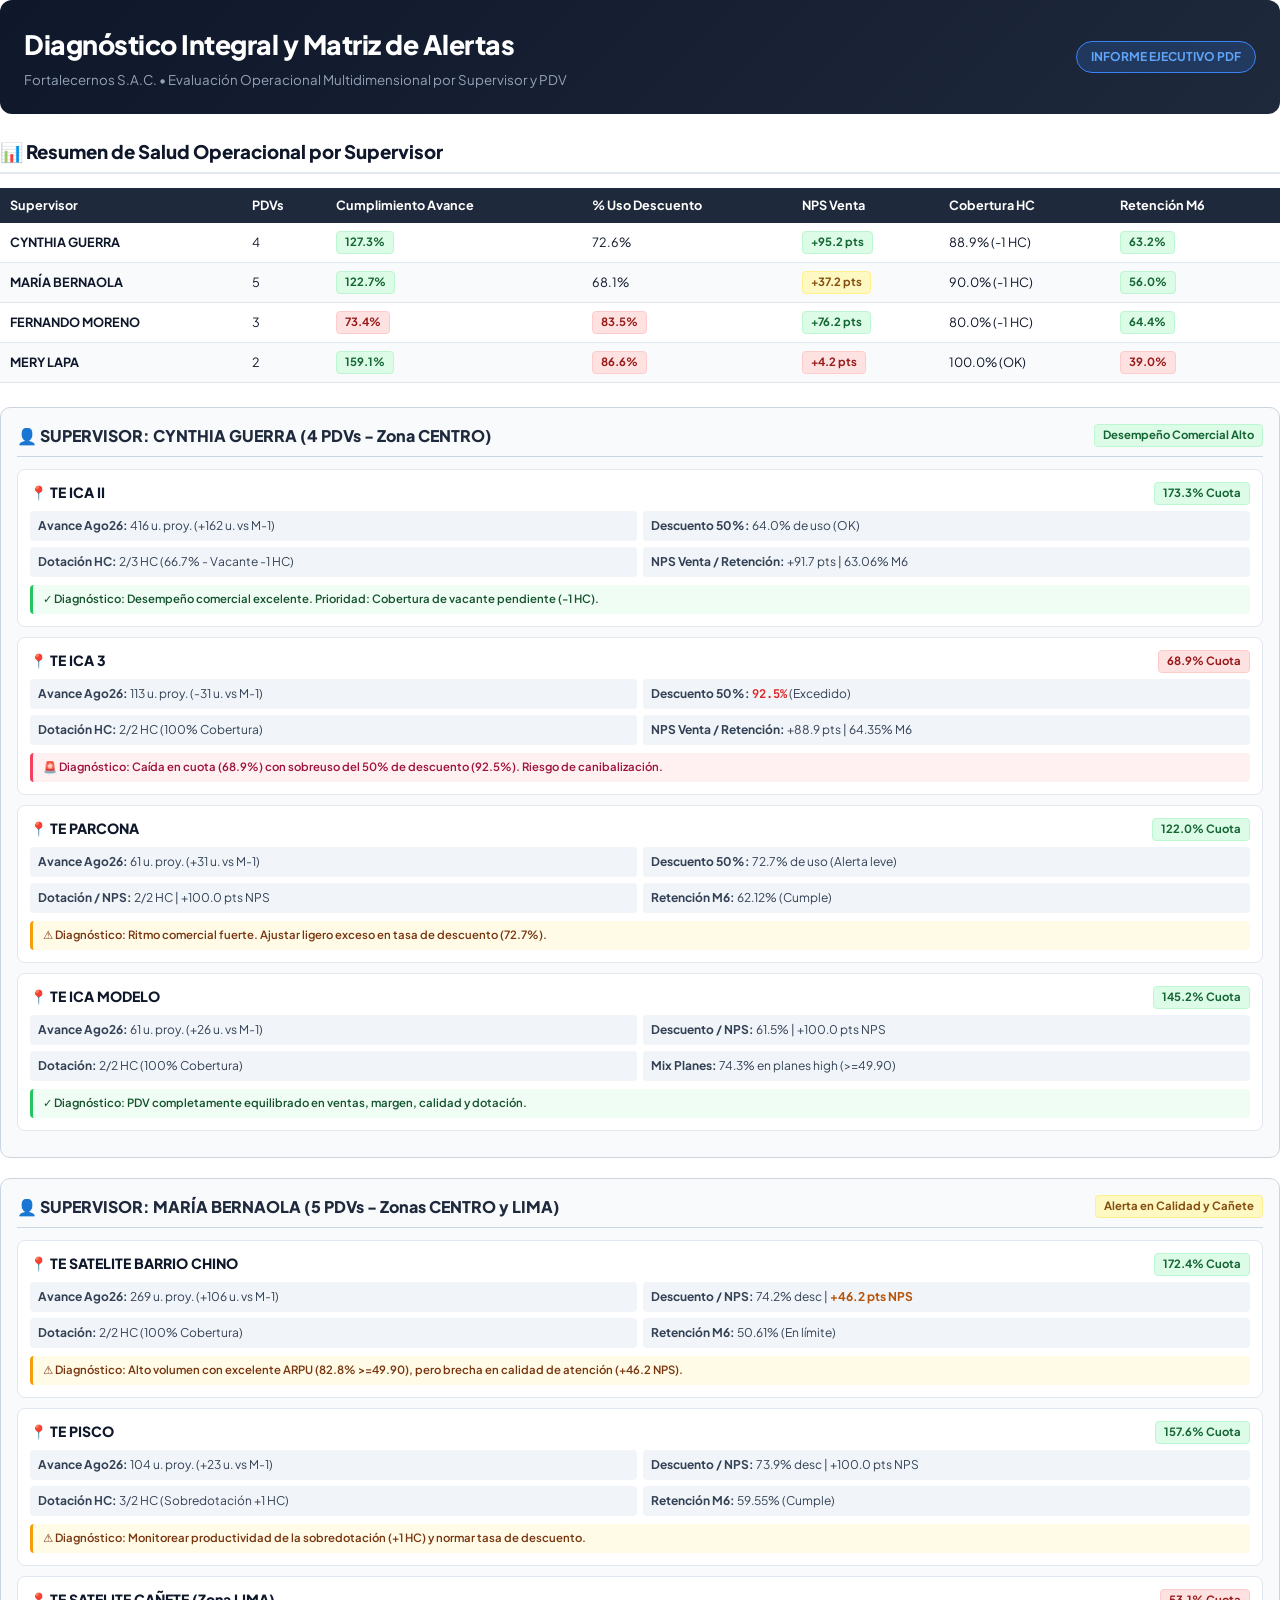
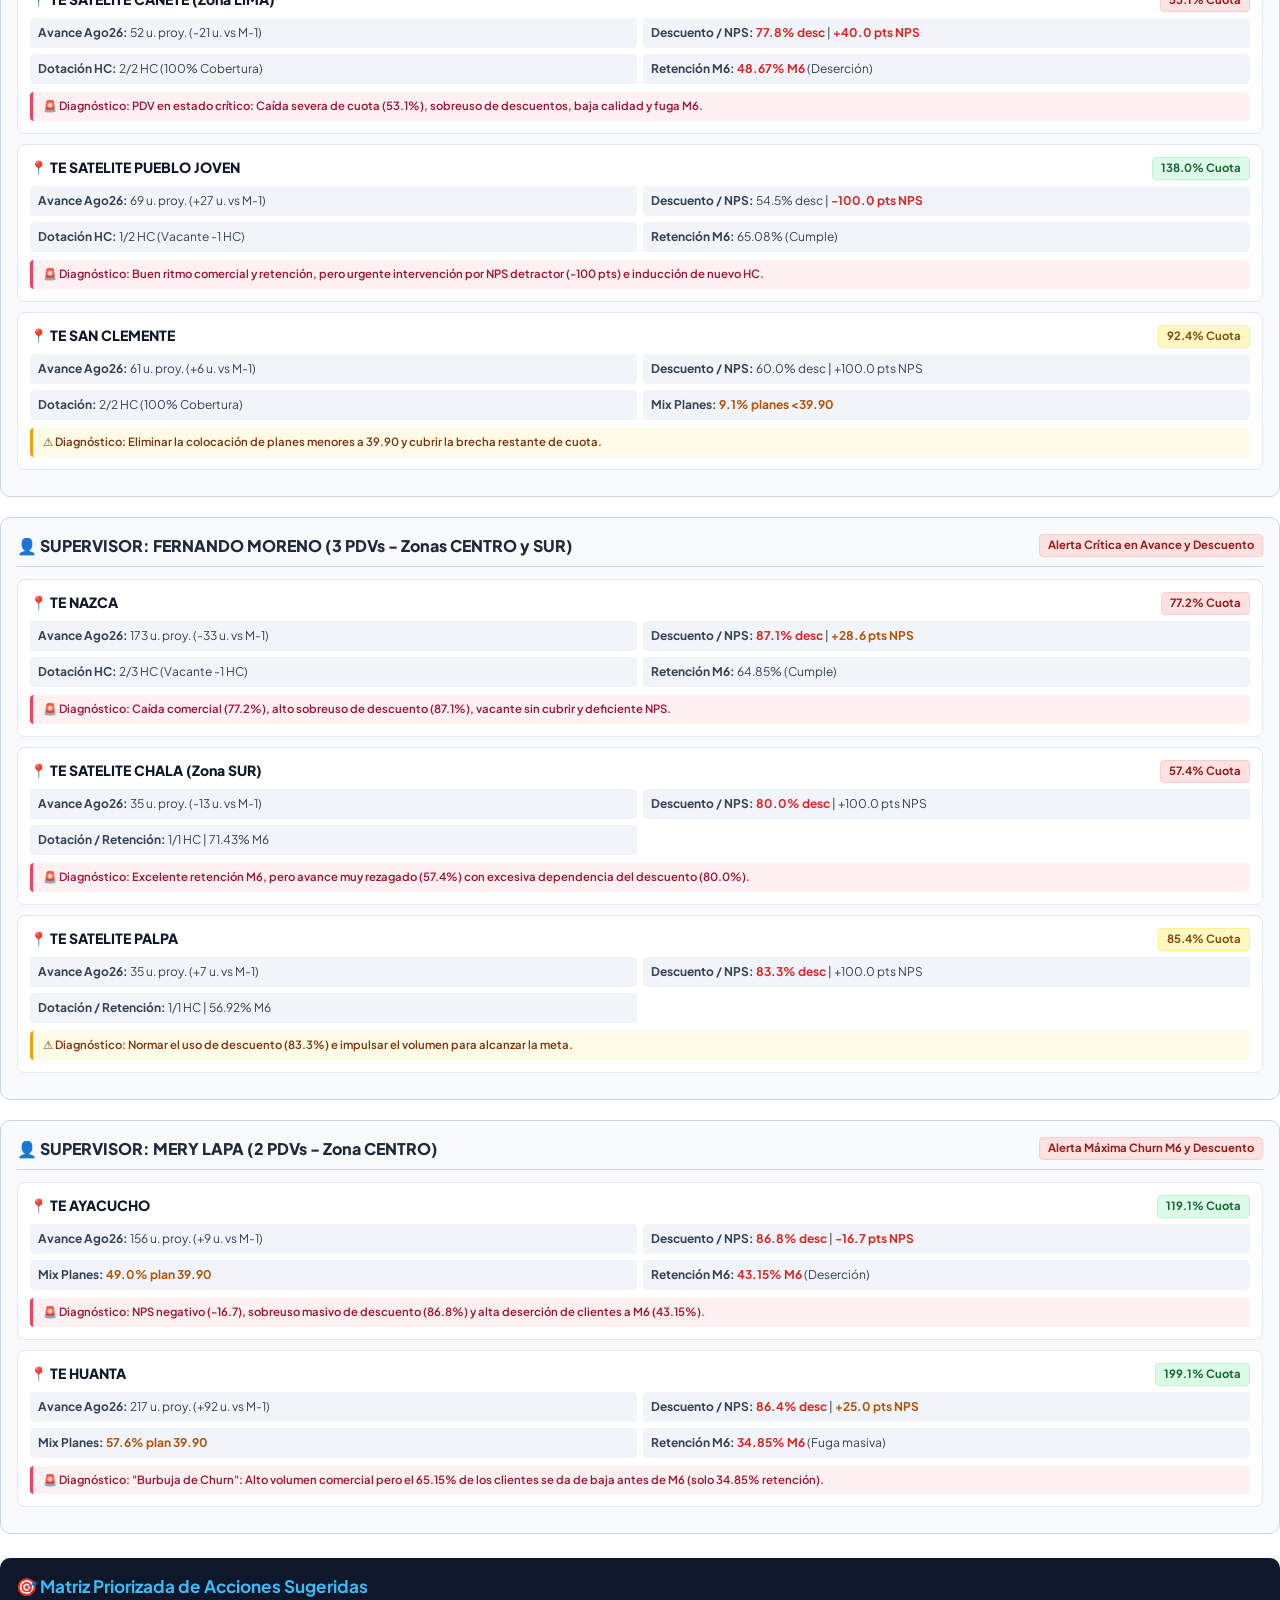
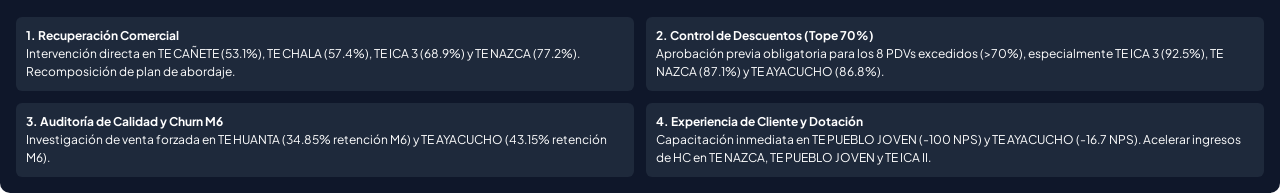
<file: diagnostico_report.html>
<!DOCTYPE html>
<html lang="es">
<head>
  <meta charset="UTF-8">
  <title>Diagnóstico Integral y Matriz de Alertas - Fortalecernos S.A.C.</title>
  <style>
    @import url('https://fonts.googleapis.com/css2?family=Plus+Jakarta+Sans:wght@400;500;600;700;800&family=JetBrains+Mono:wght@600&display=swap');
    
    @page {
      size: A4 portrait;
      margin: 15mm 15mm 15mm 15mm;
    }

    * { box-sizing: border-box; }
    body {
      font-family: 'Plus Jakarta Sans', system-ui, -apple-system, sans-serif;
      color: #0f172a;
      background: #ffffff;
      margin: 0;
      padding: 0;
      font-size: 11pt;
      line-height: 1.5;
    }

    .header-banner {
      background: linear-gradient(135deg, #0f172a 0%, #1e293b 100%);
      color: #ffffff;
      padding: 24px;
      border-radius: 12px;
      margin-bottom: 24px;
      display: flex;
      justify-content: space-between;
      align-items: center;
    }
    .header-banner h1 {
      margin: 0 0 6px 0;
      font-size: 20pt;
      font-weight: 800;
      letter-spacing: -0.5px;
    }
    .header-banner p {
      margin: 0;
      color: #94a3b8;
      font-size: 10pt;
    }
    .header-badge {
      background: rgba(59, 130, 246, 0.2);
      border: 1px solid #3b82f6;
      color: #60a5fa;
      padding: 6px 14px;
      border-radius: 20px;
      font-weight: 700;
      font-size: 9pt;
    }

    .section-title {
      font-size: 14pt;
      font-weight: 800;
      color: #0f172a;
      border-bottom: 2px solid #e2e8f0;
      padding-bottom: 6px;
      margin: 24px 0 14px 0;
      display: flex;
      align-items: center;
      gap: 8px;
    }

    table.summary-table {
      width: 100%;
      border-collapse: collapse;
      margin-bottom: 24px;
      font-size: 9.5pt;
    }
    table.summary-table th {
      background: #1e293b;
      color: #ffffff;
      text-align: left;
      padding: 8px 10px;
      font-weight: 700;
    }
    table.summary-table td {
      padding: 8px 10px;
      border-bottom: 1px solid #e2e8f0;
    }
    table.summary-table tr:nth-child(even) td {
      background: #f8fafc;
    }

    .badge {
      display: inline-block;
      padding: 2px 8px;
      border-radius: 4px;
      font-size: 8.5pt;
      font-weight: 700;
    }
    .badge-success { background: #dcfce7; color: #166534; border: 1px solid #bbf7d0; }
    .badge-warning { background: #fef9c3; color: #854d0e; border: 1px solid #fef08a; }
    .badge-danger { background: #fee2e2; color: #991b1b; border: 1px solid #fecaca; }

    .spv-card {
      background: #f8fafc;
      border: 1px solid #cbd5e1;
      border-radius: 10px;
      padding: 16px;
      margin-bottom: 20px;
      page-break-inside: avoid;
    }
    .spv-header {
      display: flex;
      justify-content: space-between;
      align-items: center;
      border-bottom: 1px solid #cbd5e1;
      padding-bottom: 8px;
      margin-bottom: 12px;
    }
    .spv-name {
      font-size: 12pt;
      font-weight: 800;
      color: #1e293b;
    }

    .pdv-box {
      background: #ffffff;
      border: 1px solid #e2e8f0;
      border-radius: 8px;
      padding: 12px;
      margin-bottom: 10px;
    }
    .pdv-title {
      font-weight: 800;
      font-size: 10.5pt;
      color: #0f172a;
      margin-bottom: 6px;
      display: flex;
      justify-content: space-between;
    }
    .pdv-metrics {
      display: grid;
      grid-template-columns: repeat(2, 1fr);
      gap: 6px;
      font-size: 9pt;
      color: #334155;
    }
    .metric-item {
      background: #f1f5f9;
      padding: 6px 8px;
      border-radius: 4px;
    }
    .pdv-diag {
      margin-top: 8px;
      padding: 6px 10px;
      border-radius: 4px;
      font-size: 8.5pt;
      font-weight: 600;
    }
    .pdv-diag.alert { background: #fff1f2; color: #9f1239; border-left: 3px solid #f43f5e; }
    .pdv-diag.warn { background: #fffbe6; color: #78350f; border-left: 3px solid #f59e0b; }
    .pdv-diag.ok { background: #f0fdf4; color: #14532d; border-left: 3px solid #22c55e; }

    .matrix-box {
      background: #0f172a;
      color: #ffffff;
      padding: 16px;
      border-radius: 10px;
      margin-top: 24px;
    }
    .matrix-box h3 { margin-top: 0; color: #38bdf8; }
    .matrix-grid { display: grid; grid-template-columns: 1fr 1fr; gap: 12px; font-size: 9pt; }
    .matrix-item { background: #1e293b; padding: 10px; border-radius: 6px; }

    .num { font-family: 'JetBrains Mono', monospace; }

    .page-break { page-break-before: always; }
  </style>
</head>
<body>

  <!-- BANNER CABECERA -->
  <div class="header-banner">
    <div>
      <h1>Diagnóstico Integral y Matriz de Alertas</h1>
      <p>Fortalecernos S.A.C. &bull; Evaluación Operacional Multidimensional por Supervisor y PDV</p>
    </div>
    <div class="header-badge">INFORME EJECUTIVO PDF</div>
  </div>

  <!-- RESUMEN EJECUTIVO -->
  <div class="section-title">📊 Resumen de Salud Operacional por Supervisor</div>
  <table class="summary-table">
    <thead>
      <tr>
        <th>Supervisor</th>
        <th>PDVs</th>
        <th>Cumplimiento Avance</th>
        <th>% Uso Descuento</th>
        <th>NPS Venta</th>
        <th>Cobertura HC</th>
        <th>Retención M6</th>
      </tr>
    </thead>
    <tbody>
      <tr>
        <td><strong>CYNTHIA GUERRA</strong></td>
        <td>4</td>
        <td><span class="badge badge-success">127.3%</span></td>
        <td>72.6%</td>
        <td><span class="badge badge-success">+95.2 pts</span></td>
        <td>88.9% (-1 HC)</td>
        <td><span class="badge badge-success">63.2%</span></td>
      </tr>
      <tr>
        <td><strong>MARÍA BERNAOLA</strong></td>
        <td>5</td>
        <td><span class="badge badge-success">122.7%</span></td>
        <td>68.1%</td>
        <td><span class="badge badge-warning">+37.2 pts</span></td>
        <td>90.0% (-1 HC)</td>
        <td><span class="badge badge-success">56.0%</span></td>
      </tr>
      <tr>
        <td><strong>FERNANDO MORENO</strong></td>
        <td>3</td>
        <td><span class="badge badge-danger">73.4%</span></td>
        <td><span class="badge badge-danger">83.5%</span></td>
        <td><span class="badge badge-success">+76.2 pts</span></td>
        <td>80.0% (-1 HC)</td>
        <td><span class="badge badge-success">64.4%</span></td>
      </tr>
      <tr>
        <td><strong>MERY LAPA</strong></td>
        <td>2</td>
        <td><span class="badge badge-success">159.1%</span></td>
        <td><span class="badge badge-danger">86.6%</span></td>
        <td><span class="badge badge-danger">+4.2 pts</span></td>
        <td>100.0% (OK)</td>
        <td><span class="badge badge-danger">39.0%</span></td>
      </tr>
    </tbody>
  </table>

  <!-- SUPERVISOR 1 -->
  <div class="spv-card">
    <div class="spv-header">
      <div class="spv-name">👤 SUPERVISOR: CYNTHIA GUERRA (4 PDVs - Zona CENTRO)</div>
      <span class="badge badge-success">Desempeño Comercial Alto</span>
    </div>

    <div class="pdv-box">
      <div class="pdv-title"><span>📍 TE ICA II</span> <span class="badge badge-success">173.3% Cuota</span></div>
      <div class="pdv-metrics">
        <div class="metric-item"><strong>Avance Ago26:</strong> 416 u. proy. (+162 u. vs M-1)</div>
        <div class="metric-item"><strong>Descuento 50%:</strong> 64.0% de uso (OK)</div>
        <div class="metric-item"><strong>Dotación HC:</strong> 2/3 HC (66.7% - Vacante -1 HC)</div>
        <div class="metric-item"><strong>NPS Venta / Retención:</strong> +91.7 pts | 63.06% M6</div>
      </div>
      <div class="pdv-diag ok">✓ Diagnóstico: Desempeño comercial excelente. Prioridad: Cobertura de vacante pendiente (-1 HC).</div>
    </div>

    <div class="pdv-box">
      <div class="pdv-title"><span>📍 TE ICA 3</span> <span class="badge badge-danger">68.9% Cuota</span></div>
      <div class="pdv-metrics">
        <div class="metric-item"><strong>Avance Ago26:</strong> 113 u. proy. (-31 u. vs M-1)</div>
        <div class="metric-item"><strong>Descuento 50%:</strong> <span class="num" style="color:#dc2626;font-weight:700;">92.5%</span> (Excedido)</div>
        <div class="metric-item"><strong>Dotación HC:</strong> 2/2 HC (100% Cobertura)</div>
        <div class="metric-item"><strong>NPS Venta / Retención:</strong> +88.9 pts | 64.35% M6</div>
      </div>
      <div class="pdv-diag alert">🚨 Diagnóstico: Caída en cuota (68.9%) con sobreuso del 50% de descuento (92.5%). Riesgo de canibalización.</div>
    </div>

    <div class="pdv-box">
      <div class="pdv-title"><span>📍 TE PARCONA</span> <span class="badge badge-success">122.0% Cuota</span></div>
      <div class="pdv-metrics">
        <div class="metric-item"><strong>Avance Ago26:</strong> 61 u. proy. (+31 u. vs M-1)</div>
        <div class="metric-item"><strong>Descuento 50%:</strong> 72.7% de uso (Alerta leve)</div>
        <div class="metric-item"><strong>Dotación / NPS:</strong> 2/2 HC | +100.0 pts NPS</div>
        <div class="metric-item"><strong>Retención M6:</strong> 62.12% (Cumple)</div>
      </div>
      <div class="pdv-diag warn">⚠️ Diagnóstico: Ritmo comercial fuerte. Ajustar ligero exceso en tasa de descuento (72.7%).</div>
    </div>

    <div class="pdv-box">
      <div class="pdv-title"><span>📍 TE ICA MODELO</span> <span class="badge badge-success">145.2% Cuota</span></div>
      <div class="pdv-metrics">
        <div class="metric-item"><strong>Avance Ago26:</strong> 61 u. proy. (+26 u. vs M-1)</div>
        <div class="metric-item"><strong>Descuento / NPS:</strong> 61.5% | +100.0 pts NPS</div>
        <div class="metric-item"><strong>Dotación:</strong> 2/2 HC (100% Cobertura)</div>
        <div class="metric-item"><strong>Mix Planes:</strong> 74.3% en planes high (>=49.90)</div>
      </div>
      <div class="pdv-diag ok">✓ Diagnóstico: PDV completamente equilibrado en ventas, margen, calidad y dotación.</div>
    </div>
  </div>

  <div class="page-break"></div>

  <!-- SUPERVISOR 2 -->
  <div class="spv-card">
    <div class="spv-header">
      <div class="spv-name">👤 SUPERVISOR: MARÍA BERNAOLA (5 PDVs - Zonas CENTRO y LIMA)</div>
      <span class="badge badge-warning">Alerta en Calidad y Cañete</span>
    </div>

    <div class="pdv-box">
      <div class="pdv-title"><span>📍 TE SATELITE BARRIO CHINO</span> <span class="badge badge-success">172.4% Cuota</span></div>
      <div class="pdv-metrics">
        <div class="metric-item"><strong>Avance Ago26:</strong> 269 u. proy. (+106 u. vs M-1)</div>
        <div class="metric-item"><strong>Descuento / NPS:</strong> 74.2% desc | <span style="color:#b45309;font-weight:700;">+46.2 pts NPS</span></div>
        <div class="metric-item"><strong>Dotación:</strong> 2/2 HC (100% Cobertura)</div>
        <div class="metric-item"><strong>Retención M6:</strong> 50.61% (En límite)</div>
      </div>
      <div class="pdv-diag warn">⚠️ Diagnóstico: Alto volumen con excelente ARPU (82.8% >=49.90), pero brecha en calidad de atención (+46.2 NPS).</div>
    </div>

    <div class="pdv-box">
      <div class="pdv-title"><span>📍 TE PISCO</span> <span class="badge badge-success">157.6% Cuota</span></div>
      <div class="pdv-metrics">
        <div class="metric-item"><strong>Avance Ago26:</strong> 104 u. proy. (+23 u. vs M-1)</div>
        <div class="metric-item"><strong>Descuento / NPS:</strong> 73.9% desc | +100.0 pts NPS</div>
        <div class="metric-item"><strong>Dotación HC:</strong> 3/2 HC (Sobredotación +1 HC)</div>
        <div class="metric-item"><strong>Retención M6:</strong> 59.55% (Cumple)</div>
      </div>
      <div class="pdv-diag warn">⚠️ Diagnóstico: Monitorear productividad de la sobredotación (+1 HC) y normar tasa de descuento.</div>
    </div>

    <div class="pdv-box">
      <div class="pdv-title"><span>📍 TE SATELITE CAÑETE (Zona LIMA)</span> <span class="badge badge-danger">53.1% Cuota</span></div>
      <div class="pdv-metrics">
        <div class="metric-item"><strong>Avance Ago26:</strong> 52 u. proy. (-21 u. vs M-1)</div>
        <div class="metric-item"><strong>Descuento / NPS:</strong> <span style="color:#dc2626;font-weight:700;">77.8% desc</span> | <span style="color:#dc2626;font-weight:700;">+40.0 pts NPS</span></div>
        <div class="metric-item"><strong>Dotación HC:</strong> 2/2 HC (100% Cobertura)</div>
        <div class="metric-item"><strong>Retención M6:</strong> <span style="color:#dc2626;font-weight:700;">48.67% M6</span> (Deserción)</div>
      </div>
      <div class="pdv-diag alert">🚨 Diagnóstico: PDV en estado crítico: Caída severa de cuota (53.1%), sobreuso de descuentos, baja calidad y fuga M6.</div>
    </div>

    <div class="pdv-box">
      <div class="pdv-title"><span>📍 TE SATELITE PUEBLO JOVEN</span> <span class="badge badge-success">138.0% Cuota</span></div>
      <div class="pdv-metrics">
        <div class="metric-item"><strong>Avance Ago26:</strong> 69 u. proy. (+27 u. vs M-1)</div>
        <div class="metric-item"><strong>Descuento / NPS:</strong> 54.5% desc | <span style="color:#dc2626;font-weight:700;">-100.0 pts NPS</span></div>
        <div class="metric-item"><strong>Dotación HC:</strong> 1/2 HC (Vacante -1 HC)</div>
        <div class="metric-item"><strong>Retención M6:</strong> 65.08% (Cumple)</div>
      </div>
      <div class="pdv-diag alert">🚨 Diagnóstico: Buen ritmo comercial y retención, pero urgente intervención por NPS detractor (-100 pts) e inducción de nuevo HC.</div>
    </div>

    <div class="pdv-box">
      <div class="pdv-title"><span>📍 TE SAN CLEMENTE</span> <span class="badge badge-warning">92.4% Cuota</span></div>
      <div class="pdv-metrics">
        <div class="metric-item"><strong>Avance Ago26:</strong> 61 u. proy. (+6 u. vs M-1)</div>
        <div class="metric-item"><strong>Descuento / NPS:</strong> 60.0% desc | +100.0 pts NPS</div>
        <div class="metric-item"><strong>Dotación:</strong> 2/2 HC (100% Cobertura)</div>
        <div class="metric-item"><strong>Mix Planes:</strong> <span style="color:#b45309;font-weight:700;">9.1% planes &lt;39.90</span></div>
      </div>
      <div class="pdv-diag warn">⚠️ Diagnóstico: Eliminar la colocación de planes menores a 39.90 y cubrir la brecha restante de cuota.</div>
    </div>
  </div>

  <!-- SUPERVISOR 3 -->
  <div class="spv-card">
    <div class="spv-header">
      <div class="spv-name">👤 SUPERVISOR: FERNANDO MORENO (3 PDVs - Zonas CENTRO y SUR)</div>
      <span class="badge badge-danger">Alerta Crítica en Avance y Descuento</span>
    </div>

    <div class="pdv-box">
      <div class="pdv-title"><span>📍 TE NAZCA</span> <span class="badge badge-danger">77.2% Cuota</span></div>
      <div class="pdv-metrics">
        <div class="metric-item"><strong>Avance Ago26:</strong> 173 u. proy. (-33 u. vs M-1)</div>
        <div class="metric-item"><strong>Descuento / NPS:</strong> <span style="color:#dc2626;font-weight:700;">87.1% desc</span> | <span style="color:#b45309;font-weight:700;">+28.6 pts NPS</span></div>
        <div class="metric-item"><strong>Dotación HC:</strong> 2/3 HC (Vacante -1 HC)</div>
        <div class="metric-item"><strong>Retención M6:</strong> 64.85% (Cumple)</div>
      </div>
      <div class="pdv-diag alert">🚨 Diagnóstico: Caída comercial (77.2%), alto sobreuso de descuento (87.1%), vacante sin cubrir y deficiente NPS.</div>
    </div>

    <div class="pdv-box">
      <div class="pdv-title"><span>📍 TE SATELITE CHALA (Zona SUR)</span> <span class="badge badge-danger">57.4% Cuota</span></div>
      <div class="pdv-metrics">
        <div class="metric-item"><strong>Avance Ago26:</strong> 35 u. proy. (-13 u. vs M-1)</div>
        <div class="metric-item"><strong>Descuento / NPS:</strong> <span style="color:#dc2626;font-weight:700;">80.0% desc</span> | +100.0 pts NPS</div>
        <div class="metric-item"><strong>Dotación / Retención:</strong> 1/1 HC | 71.43% M6</div>
      </div>
      <div class="pdv-diag alert">🚨 Diagnóstico: Excelente retención M6, pero avance muy rezagado (57.4%) con excesiva dependencia del descuento (80.0%).</div>
    </div>

    <div class="pdv-box">
      <div class="pdv-title"><span>📍 TE SATELITE PALPA</span> <span class="badge badge-warning">85.4% Cuota</span></div>
      <div class="pdv-metrics">
        <div class="metric-item"><strong>Avance Ago26:</strong> 35 u. proy. (+7 u. vs M-1)</div>
        <div class="metric-item"><strong>Descuento / NPS:</strong> <span style="color:#dc2626;font-weight:700;">83.3% desc</span> | +100.0 pts NPS</div>
        <div class="metric-item"><strong>Dotación / Retención:</strong> 1/1 HC | 56.92% M6</div>
      </div>
      <div class="pdv-diag warn">⚠️ Diagnóstico: Normar el uso de descuento (83.3%) e impulsar el volumen para alcanzar la meta.</div>
    </div>
  </div>

  <div class="page-break"></div>

  <!-- SUPERVISOR 4 -->
  <div class="spv-card">
    <div class="spv-header">
      <div class="spv-name">👤 SUPERVISOR: MERY LAPA (2 PDVs - Zona CENTRO)</div>
      <span class="badge badge-danger">Alerta Máxima Churn M6 y Descuento</span>
    </div>

    <div class="pdv-box">
      <div class="pdv-title"><span>📍 TE AYACUCHO</span> <span class="badge badge-success">119.1% Cuota</span></div>
      <div class="pdv-metrics">
        <div class="metric-item"><strong>Avance Ago26:</strong> 156 u. proy. (+9 u. vs M-1)</div>
        <div class="metric-item"><strong>Descuento / NPS:</strong> <span style="color:#dc2626;font-weight:700;">86.8% desc</span> | <span style="color:#dc2626;font-weight:700;">-16.7 pts NPS</span></div>
        <div class="metric-item"><strong>Mix Planes:</strong> <span style="color:#b45309;font-weight:700;">49.0% plan 39.90</span></div>
        <div class="metric-item"><strong>Retención M6:</strong> <span style="color:#dc2626;font-weight:700;">43.15% M6</span> (Deserción)</div>
      </div>
      <div class="pdv-diag alert">🚨 Diagnóstico: NPS negativo (-16.7), sobreuso masivo de descuento (86.8%) y alta deserción de clientes a M6 (43.15%).</div>
    </div>

    <div class="pdv-box">
      <div class="pdv-title"><span>📍 TE HUANTA</span> <span class="badge badge-success">199.1% Cuota</span></div>
      <div class="pdv-metrics">
        <div class="metric-item"><strong>Avance Ago26:</strong> 217 u. proy. (+92 u. vs M-1)</div>
        <div class="metric-item"><strong>Descuento / NPS:</strong> <span style="color:#dc2626;font-weight:700;">86.4% desc</span> | <span style="color:#b45309;font-weight:700;">+25.0 pts NPS</span></div>
        <div class="metric-item"><strong>Mix Planes:</strong> <span style="color:#b45309;font-weight:700;">57.6% plan 39.90</span></div>
        <div class="metric-item"><strong>Retención M6:</strong> <span style="color:#dc2626;font-weight:700;">34.85% M6</span> (Fuga masiva)</div>
      </div>
      <div class="pdv-diag alert">🚨 Diagnóstico: "Burbuja de Churn": Alto volumen comercial pero el 65.15% de los clientes se da de baja antes de M6 (solo 34.85% retención).</div>
    </div>
  </div>

  <!-- MATRIZ DE ACCIONES SUGERIDAS -->
  <div class="matrix-box">
    <h3>🎯 Matriz Priorizada de Acciones Sugeridas</h3>
    <div class="matrix-grid">
      <div class="matrix-item">
        <strong>1. Recuperación Comercial</strong><br>
        Intervención directa en TE CAÑETE (53.1%), TE CHALA (57.4%), TE ICA 3 (68.9%) y TE NAZCA (77.2%). Recomposición de plan de abordaje.
      </div>
      <div class="matrix-item">
        <strong>2. Control de Descuentos (Tope 70%)</strong><br>
        Aprobación previa obligatoria para los 8 PDVs excedidos (>70%), especialmente TE ICA 3 (92.5%), TE NAZCA (87.1%) y TE AYACUCHO (86.8%).
      </div>
      <div class="matrix-item">
        <strong>3. Auditoría de Calidad y Churn M6</strong><br>
        Investigación de venta forzada en TE HUANTA (34.85% retención M6) y TE AYACUCHO (43.15% retención M6).
      </div>
      <div class="matrix-item">
        <strong>4. Experiencia de Cliente y Dotación</strong><br>
        Capacitación inmediata en TE PUEBLO JOVEN (-100 NPS) y TE AYACUCHO (-16.7 NPS). Acelerar ingresos de HC en TE NAZCA, TE PUEBLO JOVEN y TE ICA II.
      </div>
    </div>
  </div>

</body>
</html>
</file>
<file: styles/shell.css>
/* Estructura externa. No contiene estilos internos de ninguna página. */
:root {
  /* Premium Executive Slate Palette */
  --brand-header-bg: #0f172a;
  --bg-canvas: #090d16;
  --slide-bg: #ffffff;
  --border-light: #e2e8f0;
  --border-subtle: #f1f5f9;
  --text-dark: #0f172a;
  --text-muted: #475569;
  --text-light: #64748b;
  --shadow-slide: 0 25px 50px -12px rgba(0, 0, 0, 0.5);
  --radius-card: 12px;
  --radius-btn: 6px;
}

* {
  box-sizing: border-box;
  margin: 0;
  padding: 0;
}

html, body {
  width: 100%;
  height: 100vh;
  background-color: var(--bg-canvas);
  color: var(--text-dark);
  font-family: 'Inter', -apple-system, BlinkMacSystemFont, sans-serif;
  overflow: hidden;
  display: flex;
  justify-content: center;
  align-items: center;
}

.slide-wrapper {
  width: 98vw;
  max-width: 1720px;
  height: 96vh;
  max-height: 960px;
  background: var(--slide-bg);
  border-radius: 16px;
  box-shadow: var(--shadow-slide);
  display: flex;
  flex-direction: column;
  padding: 16px 22px;
  overflow: hidden;
  position: relative;
}

.page-nav-bar {
  display: flex;
  justify-content: flex-start;
  align-items: center;
  background: #0f172a;
  border-radius: 10px;
  padding: 6px 14px;
  margin-bottom: 10px;
}

.slide-nav-tabs {
  display: flex;
  align-items: center;
  gap: 6px;
  background: #0f172a;
  padding: 8px 12px;
  border-radius: 12px;
  margin-bottom: 12px;
  border: 1px solid rgba(255, 255, 255, 0.1);
  overflow-x: auto;
  white-space: nowrap;
}

.page-tab-btn {
  background: rgba(255, 255, 255, 0.08);
  border: 1px solid rgba(255, 255, 255, 0.15);
  color: #94a3b8;
  padding: 7px 14px;
  border-radius: 8px;
  font-size: 11.5px;
  font-weight: 700;
  cursor: pointer;
  display: inline-flex;
  align-items: center;
  gap: 7px;
  flex-shrink: 0;
  transition: all 0.2s ease;
}

.page-tab-btn.active {
  background: #2563eb;
  color: #ffffff;
  border-color: #60a5fa;
  box-shadow: 0 4px 12px rgba(37, 99, 235, 0.4);
}

.page-tab-btn:hover:not(.active) {
  background: rgba(255, 255, 255, 0.16);
  color: #ffffff;
}

.slide-footer {
  display: flex;
  justify-content: space-between;
  align-items: center;
  padding-top: 8px;
  margin-top: 4px;
  border-top: 1px solid var(--border-subtle);
  font-size: 11px;
  color: var(--text-light);
}

.drawer-overlay {
  position: fixed;
  top: 0; left: 0; width: 100vw; height: 100vh;
  background: rgba(15, 23, 42, 0.65);
  backdrop-filter: blur(5px);
  z-index: 1000; opacity: 0; visibility: hidden;
  transition: all 0.3s ease;
}

.drawer-overlay.active {
  opacity: 1; visibility: visible;
}

.drawer-panel {
  position: fixed; top: 0; right: -520px; width: 520px; height: 100vh;
  background: #f8fafc; padding: 24px; display: flex; flex-direction: column;
  transition: right 0.3s cubic-bezier(0.16, 1, 0.3, 1); overflow-y: auto; z-index: 1001;
  border-left: 1px solid #cbd5e1;
}

.drawer-overlay.active .drawer-panel {
  right: 0;
}

.drawer-close {
  position: absolute; top: 18px; right: 18px; background: #ffffff; border: 1px solid #cbd5e1;
  width: 32px; height: 32px; border-radius: 50%; cursor: pointer; display: flex; align-items: center; justify-content: center;
  color: #0f172a; transition: all 0.2s;
}

.drawer-close:hover {
  background: #0f172a; color: #ffffff;
}

.pdv-diag-card {
  background: #ffffff;
  border-radius: 12px;
  padding: 14px;
  margin-bottom: 12px;
  box-shadow: 0 4px 14px -2px rgba(15, 23, 42, 0.08);
  border: 1px solid #e2e8f0;
  transition: transform 0.2s ease;
}

.pdv-diag-card.status-red {
  border-left: 5px solid #ef4444;
}

.pdv-diag-card.status-yellow {
  border-left: 5px solid #f59e0b;
}

.pdv-diag-card.status-green {
  border-left: 5px solid #10b981;
}

.pdv-card-header {
  display: flex; justify-content: space-between; align-items: center; margin-bottom: 6px;
}

.pdv-card-name {
  font-size: 13.5px; font-weight: 800; color: #0f172a;
}

.progress-bar-bg {
  width: 100%; height: 6px; background: #f1f5f9; border-radius: 3px; overflow: hidden; margin: 8px 0;
}

.progress-bar-fill {
  height: 100%; border-radius: 3px;
}

.metrics-mini-grid {
  display: grid; grid-template-columns: repeat(4, 1fr); gap: 6px;
  background: #f8fafc; padding: 8px; border-radius: 8px; margin-top: 6px; text-align: center;
}

.metric-mini-item {
  display: flex; flex-direction: column;
}

.metric-mini-label {
  font-size: 9px; font-weight: 700; color: #64748b; text-transform: uppercase;
}

.metric-mini-val {
  font-size: 11.5px; font-weight: 800; color: #0f172a;
}

.pdv-alert-box {
  background: #fff1f2; border: 1px solid #fecdd3; border-radius: 6px;
  padding: 8px 10px; margin-top: 10px; font-size: 10.5px; color: #9f1239;
}

.pdv-alert-header {
  font-weight: 700; display: flex; align-items: center; gap: 5px; margin-bottom: 3px; color: #e11d48;
}

.pdv-alert-list {
  margin-left: 14px; padding-left: 0; line-height: 1.45;
}

.supervisor-action-card {
  background: linear-gradient(135deg, #0f172a, #1e293b);
  border-radius: 14px; padding: 20px; color: #ffffff;
  box-shadow: 0 10px 25px -5px rgba(15, 23, 42, 0.3);
  border: 1px solid #3b82f6; margin-top: 14px;
}

.supervisor-action-header {
  display: flex; align-items: center; gap: 10px; margin-bottom: 12px;
}

.supervisor-action-header i {
  width: 32px; height: 32px; border-radius: 8px; background: rgba(59, 130, 246, 0.25);
  color: #60a5fa; display: flex; align-items: center; justify-content: center; font-size: 16px;
}

.supervisor-action-title {
  font-size: 14px; font-weight: 800; color: #ffffff;
}

.supervisor-blank-area {
  background: rgba(255, 255, 255, 0.06); border: 2px dashed rgba(255, 255, 255, 0.25);
  border-radius: 10px; padding: 20px; text-align: center; color: #cbd5e1;
  display: flex; flex-direction: column; align-items: center; justify-content: center; min-height: 130px;
}
</file>
<file: styles/page-0.css>
/* Página 0: estilos totalmente aislados. */
#slidePage0 {
  --brand-header-bg: #0f172a;
  --bg-canvas: #090d16;
  --slide-bg: #ffffff;
  --border-light: #e2e8f0;
  --border-subtle: #f1f5f9;
  --text-dark: #0f172a;
  --text-muted: #475569;
  --text-light: #64748b;
  --radius-card: 12px;
  --radius-btn: 6px;
  color: var(--text-dark);
  font-family: 'Inter', -apple-system, BlinkMacSystemFont, sans-serif;
}

#slidePage0 .num-font {
  font-family: 'IBM Plex Mono', monospace;
  font-variant-numeric: tabular-nums;
}

#slidePage0 .slide-header {
  background: linear-gradient(135deg, #0e1aa1, #1e1b4b);
  border-radius: var(--radius-card);
  padding: 12px 20px;
  margin-bottom: 10px;
  display: flex;
  justify-content: space-between;
  align-items: center;
  color: #ffffff;
  gap: 16px;
}

#slidePage0 .slide-title-box {
  display: flex;
  align-items: center;
  gap: 12px;
}

#slidePage0 .slide-icon {
  width: 38px;
  height: 38px;
  border-radius: 10px;
  background: rgba(255, 255, 255, 0.18);
  backdrop-filter: blur(8px);
  display: flex;
  align-items: center;
  justify-content: center;
  font-size: 17px;
  color: #ffffff;
}

#slidePage0 .slide-title {
  font-size: 19px;
  font-weight: 800;
  color: #ffffff;
  line-height: 1.1;
  letter-spacing: -0.3px;
}

#slidePage0 .slide-subtitle {
  font-size: 11.5px;
  color: #cbd5e1;
}

#slidePage0 .header-actions {
  display: flex;
  align-items: center;
  gap: 10px;
}

#slidePage0 .month-select-glass {
  height: 34px;
  background: rgba(255, 255, 255, 0.22);
  backdrop-filter: blur(12px);
  border: 1px solid rgba(255, 255, 255, 0.4);
  color: #ffffff;
  padding: 0 12px;
  border-radius: 8px;
  font-size: 11.5px;
  font-weight: 700;
  outline: none;
  cursor: pointer;
}

#slidePage0 .month-select-glass option {
  background: #1e1b4b;
  color: #ffffff;
}

#slidePage0 .btn-glass {
  height: 34px;
  background: rgba(255, 255, 255, 0.16);
  border: 1px solid rgba(255, 255, 255, 0.35);
  color: #ffffff;
  padding: 0 14px;
  border-radius: 8px;
  font-size: 11.5px;
  font-weight: 600;
  cursor: pointer;
  display: inline-flex;
  align-items: center;
  gap: 6px;
  transition: all 0.2s;
}

#slidePage0 .btn-glass:hover {
  background: rgba(255, 255, 255, 0.25);
}

#slidePage0 .btn-sync-live {
  background: rgba(16, 185, 129, 0.25) !important;
  border-color: #34d399 !important;
  color: #ffffff !important;
}

#slidePage0 .btn-sync-live:hover {
  background: rgba(16, 185, 129, 0.4) !important;
}

#slidePage0 .product-tabs-bar {
  display: flex;
  justify-content: space-between;
  align-items: center;
  margin-bottom: 10px;
  gap: 12px;
}

#slidePage0 .product-tabs {
  display: flex;
  gap: 8px;
  flex-wrap: wrap;
  align-items: center;
}

#slidePage0 .prod-tab {
  height: 30px;
  background: #f8fafc;
  border: 1px solid #e2e8f0;
  color: #64748b;
  padding: 0 14px;
  border-radius: var(--radius-btn);
  font-size: 11px;
  font-weight: 600;
  cursor: pointer;
  transition: all 0.2s ease;
  display: inline-flex;
  align-items: center;
  justify-content: center;
}

#slidePage0 .prod-tab.active {
  background: #0f172a;
  color: #ffffff;
  border-color: #0f172a;
  box-shadow: 0 2px 5px rgba(15, 23, 42, 0.2);
}

#slidePage0 .nps-channel-tab {
  height: 34px;
  padding: 0 18px;
  font-size: 11.5px;
  font-weight: 700;
  display: inline-flex;
  align-items: center;
  gap: 8px;
  white-space: nowrap;
  border-radius: 8px;
}

#slidePage0 .nps-channel-tab i {
  font-size: 13px;
  margin-right: 2px;
}

#slidePage0 .search-box-compact {
  position: relative;
  width: 280px;
}

#slidePage0 .search-box-compact i {
  position: absolute;
  left: 10px;
  top: 50%;
  transform: translateY(-50%);
  color: var(--text-light);
  font-size: 12px;
}

#slidePage0 .search-input-compact {
  width: 100%;
  height: 30px;
  background: #f8fafc;
  border: 1px solid var(--border-light);
  border-radius: var(--radius-btn);
  padding: 0 10px 0 32px;
  color: var(--text-dark);
  font-size: 12px;
  outline: none;
}

#slidePage0 {
  flex: 1;
  display: flex;
  flex-direction: column;
  min-height: 0;
  overflow: hidden;
}

#slidePage0 .kpi-cards-grid {
  display: grid;
  grid-template-columns: repeat(4, 1fr);
  gap: 12px;
  margin-bottom: 10px;
}

#slidePage0 .kpi-card {
  background: #ffffff;
  border: 1px solid #e2e8f0;
  border-radius: 10px;
  padding: 10px 14px;
  display: flex;
  align-items: center;
  gap: 12px;
  box-shadow: 0 2px 6px rgba(15, 23, 42, 0.04);
}

#slidePage0 .kpi-icon-box {
  width: 36px;
  height: 36px;
  border-radius: 8px;
  display: flex;
  align-items: center;
  justify-content: center;
  font-size: 16px;
}

#slidePage0 .kpi-title {
  font-size: 10px; font-weight: 700; color: #64748b; text-transform: uppercase;
}

#slidePage0 .kpi-value {
  font-size: 16px; font-weight: 800; color: #0f172a;
}

#slidePage0 .table-slide-card,
#slidePage0 .table-container-card {
  flex: 1;
  background: #ffffff;
  border: 1px solid #e2e8f0;
  border-radius: 12px;
  display: flex;
  flex-direction: column;
  overflow: hidden;
  box-shadow: 0 4px 16px rgba(15, 23, 42, 0.03);
}

#slidePage0 .table-scroll-area,
#slidePage0 .table-scroll-wrapper {
  flex: 1;
  max-height: 580px;
  overflow-y: auto;
  overflow-x: auto;
}

#slidePage0 .tree-table,
#slidePage0 .presentation-table {
  width: 100%;
  border-collapse: collapse;
  font-size: 11.5px;
  font-family: inherit;
}

#slidePage0 .tree-table th,
#slidePage0 .presentation-table th {
  position: sticky;
  top: 0;
  z-index: 20;
  background-color: #0f172a !important;
  color: #f1f5f9;
  font-weight: 700;
  text-transform: uppercase;
  font-size: 10.5px;
  letter-spacing: 0.5px;
  padding: 10px 8px;
  vertical-align: middle;
  line-height: 1.2;
  text-align: center !important;
  border-bottom: 2px solid #1e293b;
  white-space: nowrap;
  user-select: none;
}

#slidePage0 .tree-table th:first-child,
#slidePage0 .presentation-table th:first-child {
  text-align: left !important;
}

#slidePage0 .tree-table th.sortable,
#slidePage0 .presentation-table th.sortable {
  cursor: pointer;
}

#slidePage0 .tree-table th.sortable:hover,
#slidePage0 .presentation-table th.sortable:hover {
  color: #38bdf8;
}

#slidePage0 .tree-table td,
#slidePage0 .presentation-table td {
  padding: 8px 10px;
  border-bottom: 1px solid #f1f5f9;
  white-space: nowrap;
}

#slidePage0 .val-cell {
  text-align: center !important;
}

#slidePage0 .row-grand-total {
  background: linear-gradient(135deg, #0f172a, #1e293b) !important;
  color: #ffffff !important;
  font-weight: 800 !important;
  font-size: 12.5px;
}

#slidePage0 .row-grand-total td {
  border-bottom: 2px solid #3b82f6 !important;
  color: #ffffff !important;
  padding: 10px 10px;
  text-align: center;
}

#slidePage0 .row-grand-total td:first-child {
  text-align: left;
}

#slidePage0 .row-spv {
  background: #f8fafc;
  font-weight: 800;
  color: #0f172a;
  border-bottom: 1px solid #f1f5f9;
}

#slidePage0 .row-spv:hover {
  background: #f1f5f9 !important;
}

#slidePage0 .row-pdv,
#slidePage0 .row-pdv-shaded {
  background: #ffffff;
  font-weight: 600;
  color: #334155;
  border-bottom: 1px solid #f1f5f9;
}

#slidePage0 .row-pdv:hover,
#slidePage0 .row-pdv-shaded:hover {
  background: #f8fafc !important;
}

#slidePage0 .row-asesor {
  background: #ffffff;
  font-weight: 400;
  color: #64748b;
  font-size: 11px;
  border-bottom: 1px solid #f1f5f9;
}

#slidePage0 .row-asesor:hover {
  background: rgba(59, 130, 246, 0.04) !important; color: #0f172a;
}

#slidePage0 .node-cell {
  display: flex; align-items: center; gap: 8px;
}

#slidePage0 .indent-0 {
  padding-left: 0px;
}

#slidePage0 .indent-1 {
  padding-left: 18px;
}

#slidePage0 .indent-2 {
  padding-left: 36px;
}

#slidePage0 .toggle-icon {
  width: 18px;
  height: 18px;
  border-radius: 4px;
  background: #e2e8f0;
  display: inline-flex;
  align-items: center;
  justify-content: center;
  font-size: 10px;
  color: #0f172a;
  cursor: pointer;
  transition: transform 0.15s ease;
}

#slidePage0 .toggle-icon.expanded {
  transform: rotate(90deg);
}

#slidePage0 .badge-compliance {
  padding: 3px 8px;
  border-radius: 50px;
  font-size: 10.5px;
  font-weight: 700;
  display: inline-block;
  text-align: center;
}

#slidePage0 .comp-green {
  background: #f0fdf4; color: #15803d; border: 1px solid #bbf7d0;
}

#slidePage0 .comp-yellow {
  background: #fefce8; color: #a16207; border: 1px solid #fef08a;
}

#slidePage0 .comp-red {
  background: #fef2f2; color: #b91c1c; border: 1px solid #fecaca;
}

#slidePage0 .badge-gap-red {
  background: #fef2f2; color: #b91c1c; border: 1px solid #fecaca; padding: 2px 7px; border-radius: 50px; font-weight: 800;
}

#slidePage0 .badge-gap-green {
  background: #f0fdf4; color: #15803d; border: 1px solid #bbf7d0; padding: 2px 7px; border-radius: 50px; font-weight: 800;
}

#slidePage0 .badge-gap-zero {
  background: #f8fafc; color: #64748b; border: 1px solid #e2e8f0; padding: 2px 7px; border-radius: 50px; font-weight: 700;
}

#slidePage0 .btn-plan-action {
  background: #0f172a;
  color: #ffffff;
  border: 1px solid #0f172a;
  padding: 4px 12px;
  border-radius: 6px;
  font-size: 10.5px;
  font-weight: 700;
  cursor: pointer;
  box-shadow: 0 2px 6px rgba(15, 23, 42, 0.2);
  transition: all 0.2s;
}

#slidePage0 .btn-plan-action:hover {
  background: #1e293b;
  border-color: #ef4444;
  box-shadow: 0 4px 12px rgba(37, 99, 235, 0.3);
}

#slidePage0 .val-total {
  font-weight: 800; color: #0f172a; font-size: 12px;
}

#slidePage0 .val-highlight {
  color: #0f172a; font-weight: 600;
}
</file>
<file: styles/page-1.css>
/* Página 1: estilos totalmente aislados. */
#slidePage1 {
  --brand-header-bg: #0f172a;
  --bg-canvas: #090d16;
  --slide-bg: #ffffff;
  --border-light: #e2e8f0;
  --border-subtle: #f1f5f9;
  --text-dark: #0f172a;
  --text-muted: #475569;
  --text-light: #64748b;
  --radius-card: 12px;
  --radius-btn: 6px;
  color: var(--text-dark);
  font-family: 'Inter', -apple-system, BlinkMacSystemFont, sans-serif;
}

#slidePage1 .num-font {
  font-family: 'IBM Plex Mono', monospace;
  font-variant-numeric: tabular-nums;
}

#slidePage1 .slide-header {
  background: linear-gradient(135deg, #0e1aa1, #1e1b4b);
  border-radius: var(--radius-card);
  padding: 12px 20px;
  margin-bottom: 10px;
  display: flex;
  justify-content: space-between;
  align-items: center;
  color: #ffffff;
  gap: 16px;
}

#slidePage1 .slide-title-box {
  display: flex;
  align-items: center;
  gap: 12px;
}

#slidePage1 .slide-icon {
  width: 38px;
  height: 38px;
  border-radius: 10px;
  background: rgba(255, 255, 255, 0.18);
  backdrop-filter: blur(8px);
  display: flex;
  align-items: center;
  justify-content: center;
  font-size: 17px;
  color: #ffffff;
}

#slidePage1 .slide-title {
  font-size: 19px;
  font-weight: 800;
  color: #ffffff;
  line-height: 1.1;
  letter-spacing: -0.3px;
}

#slidePage1 .slide-subtitle {
  font-size: 11.5px;
  color: #cbd5e1;
}

#slidePage1 .header-actions {
  display: flex;
  align-items: center;
  gap: 10px;
}

#slidePage1 .month-select-glass {
  height: 34px;
  background: rgba(255, 255, 255, 0.22);
  backdrop-filter: blur(12px);
  border: 1px solid rgba(255, 255, 255, 0.4);
  color: #ffffff;
  padding: 0 12px;
  border-radius: 8px;
  font-size: 11.5px;
  font-weight: 700;
  outline: none;
  cursor: pointer;
}

#slidePage1 .month-select-glass option {
  background: #1e1b4b;
  color: #ffffff;
}

#slidePage1 .btn-glass {
  height: 34px;
  background: rgba(255, 255, 255, 0.16);
  border: 1px solid rgba(255, 255, 255, 0.35);
  color: #ffffff;
  padding: 0 14px;
  border-radius: 8px;
  font-size: 11.5px;
  font-weight: 600;
  cursor: pointer;
  display: inline-flex;
  align-items: center;
  gap: 6px;
  transition: all 0.2s;
}

#slidePage1 .btn-glass:hover {
  background: rgba(255, 255, 255, 0.25);
}

#slidePage1 .btn-sync-live {
  background: rgba(16, 185, 129, 0.25) !important;
  border-color: #34d399 !important;
  color: #ffffff !important;
}

#slidePage1 .btn-sync-live:hover {
  background: rgba(16, 185, 129, 0.4) !important;
}

#slidePage1 .product-tabs-bar {
  display: flex;
  justify-content: space-between;
  align-items: center;
  margin-bottom: 10px;
  gap: 12px;
}

#slidePage1 .product-tabs {
  display: flex;
  gap: 8px;
  flex-wrap: wrap;
  align-items: center;
}

#slidePage1 .prod-tab {
  height: 30px;
  background: #f8fafc;
  border: 1px solid #e2e8f0;
  color: #64748b;
  padding: 0 14px;
  border-radius: var(--radius-btn);
  font-size: 11px;
  font-weight: 600;
  cursor: pointer;
  transition: all 0.2s ease;
  display: inline-flex;
  align-items: center;
  justify-content: center;
}

#slidePage1 .prod-tab.active {
  background: #0f172a;
  color: #ffffff;
  border-color: #0f172a;
  box-shadow: 0 2px 5px rgba(15, 23, 42, 0.2);
}

#slidePage1 .nps-channel-tab {
  height: 34px;
  padding: 0 18px;
  font-size: 11.5px;
  font-weight: 700;
  display: inline-flex;
  align-items: center;
  gap: 8px;
  white-space: nowrap;
  border-radius: 8px;
}

#slidePage1 .nps-channel-tab i {
  font-size: 13px;
  margin-right: 2px;
}

#slidePage1 .search-box-compact {
  position: relative;
  width: 280px;
}

#slidePage1 .search-box-compact i {
  position: absolute;
  left: 10px;
  top: 50%;
  transform: translateY(-50%);
  color: var(--text-light);
  font-size: 12px;
}

#slidePage1 .search-input-compact {
  width: 100%;
  height: 30px;
  background: #f8fafc;
  border: 1px solid var(--border-light);
  border-radius: var(--radius-btn);
  padding: 0 10px 0 32px;
  color: var(--text-dark);
  font-size: 12px;
  outline: none;
}

#slidePage1 {
  flex: 1;
  display: flex;
  flex-direction: column;
  min-height: 0;
  overflow: hidden;
}

#slidePage1 .kpi-cards-grid {
  display: grid;
  grid-template-columns: repeat(4, 1fr);
  gap: 12px;
  margin-bottom: 10px;
}

#slidePage1 .kpi-card {
  background: #ffffff;
  border: 1px solid #e2e8f0;
  border-radius: 10px;
  padding: 10px 14px;
  display: flex;
  align-items: center;
  gap: 12px;
  box-shadow: 0 2px 6px rgba(15, 23, 42, 0.04);
}

#slidePage1 .kpi-icon-box {
  width: 36px;
  height: 36px;
  border-radius: 8px;
  display: flex;
  align-items: center;
  justify-content: center;
  font-size: 16px;
}

#slidePage1 .kpi-title {
  font-size: 10px; font-weight: 700; color: #64748b; text-transform: uppercase;
}

#slidePage1 .kpi-value {
  font-size: 16px; font-weight: 800; color: #0f172a;
}

#slidePage1 .table-slide-card,
#slidePage1 .table-container-card {
  flex: 1;
  background: #ffffff;
  border: 1px solid #e2e8f0;
  border-radius: 12px;
  display: flex;
  flex-direction: column;
  overflow: hidden;
  box-shadow: 0 4px 16px rgba(15, 23, 42, 0.03);
}

#slidePage1 .table-scroll-area,
#slidePage1 .table-scroll-wrapper {
  flex: 1;
  max-height: 580px;
  overflow-y: auto;
  overflow-x: auto;
}

#slidePage1 .tree-table,
#slidePage1 .presentation-table {
  width: 100%;
  border-collapse: collapse;
  font-size: 11.5px;
  font-family: inherit;
}

#slidePage1 .tree-table th,
#slidePage1 .presentation-table th {
  position: sticky;
  top: 0;
  z-index: 20;
  background-color: #0f172a !important;
  color: #f1f5f9;
  font-weight: 700;
  text-transform: uppercase;
  font-size: 10.5px;
  letter-spacing: 0.5px;
  padding: 10px 8px;
  vertical-align: middle;
  line-height: 1.2;
  text-align: center !important;
  border-bottom: 2px solid #1e293b;
  white-space: nowrap;
  user-select: none;
}

#slidePage1 .tree-table th:first-child,
#slidePage1 .presentation-table th:first-child {
  text-align: left !important;
}

#slidePage1 .tree-table th.sortable,
#slidePage1 .presentation-table th.sortable {
  cursor: pointer;
}

#slidePage1 .tree-table th.sortable:hover,
#slidePage1 .presentation-table th.sortable:hover {
  color: #38bdf8;
}

#slidePage1 .tree-table td,
#slidePage1 .presentation-table td {
  padding: 8px 10px;
  border-bottom: 1px solid #f1f5f9;
  white-space: nowrap;
}

#slidePage1 .val-cell {
  text-align: center !important;
}

#slidePage1 .row-grand-total {
  background: linear-gradient(135deg, #0f172a, #1e293b) !important;
  color: #ffffff !important;
  font-weight: 800 !important;
  font-size: 12.5px;
}

#slidePage1 .row-grand-total td {
  border-bottom: 2px solid #3b82f6 !important;
  color: #ffffff !important;
  padding: 10px 10px;
  text-align: center;
}

#slidePage1 .row-grand-total td:first-child {
  text-align: left;
}

#slidePage1 .row-spv {
  background: #f8fafc;
  font-weight: 800;
  color: #0f172a;
  border-bottom: 1px solid #f1f5f9;
}

#slidePage1 .row-spv:hover {
  background: #f1f5f9 !important;
}

#slidePage1 .row-pdv,
#slidePage1 .row-pdv-shaded {
  background: #ffffff;
  font-weight: 600;
  color: #334155;
  border-bottom: 1px solid #f1f5f9;
}

#slidePage1 .row-pdv:hover,
#slidePage1 .row-pdv-shaded:hover {
  background: #f8fafc !important;
}

#slidePage1 .row-asesor {
  background: #ffffff;
  font-weight: 400;
  color: #64748b;
  font-size: 11px;
  border-bottom: 1px solid #f1f5f9;
}

#slidePage1 .row-asesor:hover {
  background: rgba(59, 130, 246, 0.04) !important; color: #0f172a;
}

#slidePage1 .node-cell {
  display: flex; align-items: center; gap: 8px;
}

#slidePage1 .indent-0 {
  padding-left: 0px;
}

#slidePage1 .indent-1 {
  padding-left: 18px;
}

#slidePage1 .indent-2 {
  padding-left: 36px;
}

#slidePage1 .toggle-icon {
  width: 18px;
  height: 18px;
  border-radius: 4px;
  background: #e2e8f0;
  display: inline-flex;
  align-items: center;
  justify-content: center;
  font-size: 10px;
  color: #0f172a;
  cursor: pointer;
  transition: transform 0.15s ease;
}

#slidePage1 .toggle-icon.expanded {
  transform: rotate(90deg);
}

#slidePage1 .badge-compliance {
  padding: 3px 8px;
  border-radius: 50px;
  font-size: 10.5px;
  font-weight: 700;
  display: inline-block;
  text-align: center;
}

#slidePage1 .comp-green {
  background: #f0fdf4; color: #15803d; border: 1px solid #bbf7d0;
}

#slidePage1 .comp-yellow {
  background: #fefce8; color: #a16207; border: 1px solid #fef08a;
}

#slidePage1 .comp-red {
  background: #fef2f2; color: #b91c1c; border: 1px solid #fecaca;
}

#slidePage1 .badge-gap-red {
  background: #fef2f2; color: #b91c1c; border: 1px solid #fecaca; padding: 2px 7px; border-radius: 50px; font-weight: 800;
}

#slidePage1 .badge-gap-green {
  background: #f0fdf4; color: #15803d; border: 1px solid #bbf7d0; padding: 2px 7px; border-radius: 50px; font-weight: 800;
}

#slidePage1 .badge-gap-zero {
  background: #f8fafc; color: #64748b; border: 1px solid #e2e8f0; padding: 2px 7px; border-radius: 50px; font-weight: 700;
}

#slidePage1 .btn-plan-action {
  background: #0f172a;
  color: #ffffff;
  border: 1px solid #0f172a;
  padding: 4px 12px;
  border-radius: 6px;
  font-size: 10.5px;
  font-weight: 700;
  cursor: pointer;
  box-shadow: 0 2px 6px rgba(15, 23, 42, 0.2);
  transition: all 0.2s;
}

#slidePage1 .btn-plan-action:hover {
  background: #1e293b;
  border-color: #ef4444;
  box-shadow: 0 4px 12px rgba(37, 99, 235, 0.3);
}

#slidePage1 .val-total {
  font-weight: 800; color: #0f172a; font-size: 12px;
}

#slidePage1 .val-highlight {
  color: #0f172a; font-weight: 600;
}

#slidePage1 .advisor-name-line {
  display: inline-flex;
  align-items: center;
  gap: 8px;
  min-width: 0;
}

#slidePage1 .advisor-name {
  color: #334155;
  font-size: 11px;
  font-weight: 600;
}

#slidePage1 .advisor-tenure {
  display: inline-flex;
  align-items: center;
  min-height: 20px;
  padding: 2px 7px;
  border: 1px solid #cbd5e1;
  border-radius: 5px;
  background: #f8fafc;
  color: #475569;
  font-size: 9.5px;
  font-weight: 700;
  line-height: 1.2;
  white-space: nowrap;
}

#slidePage1 .advisor-tenure-days-0-30 {
  border-color: #bfdbfe;
  background: #eff6ff;
  color: #1d4ed8;
}

#slidePage1 .advisor-tenure-months-1-3,
#slidePage1 .advisor-tenure-months-3-6 {
  border-color: #bae6fd;
  background: #f0f9ff;
  color: #0369a1;
}

#slidePage1 .advisor-tenure-months-6-12,
#slidePage1 .advisor-tenure-over-1-year {
  border-color: #cbd5e1;
  background: #f8fafc;
  color: #475569;
}

#slidePage1 .advisor-tenure-ceased {
  border-color: #fecaca;
  background: #fef2f2;
  color: #b91c1c;
}

#slidePage1 .advisor-tenure-missing {
  border-color: #fde68a;
  background: #fffbeb;
  color: #92400e;
}

/* Productividades HC: modal exclusivo de la Página 1. */
body.productivity-modal-open {
  overflow: hidden;
}

#slidePage1 .productivity-trigger {
  background: rgba(59, 130, 246, 0.28);
  border-color: rgba(191, 219, 254, 0.72);
  white-space: nowrap;
}

#slidePage1 .productivity-trigger:hover,
#slidePage1 .productivity-trigger:focus-visible {
  background: rgba(59, 130, 246, 0.42);
  outline: 2px solid #bfdbfe;
  outline-offset: 2px;
}

#slidePage1 .productivity-modal {
  position: fixed;
  inset: 0;
  z-index: 1000;
  display: flex;
  align-items: center;
  justify-content: center;
  padding: 3vh 3vw;
  background: rgba(2, 6, 23, 0.56);
  backdrop-filter: blur(10px);
  opacity: 0;
  visibility: hidden;
  pointer-events: none;
  transition: opacity 180ms ease-out, visibility 180ms ease-out;
}

#slidePage1 .productivity-modal.is-open {
  opacity: 1;
  visibility: visible;
  pointer-events: auto;
}

#slidePage1 .productivity-dialog {
  width: min(94vw, 1800px);
  height: 90vh;
  min-width: 0;
  min-height: 0;
  display: flex;
  flex-direction: column;
  overflow: hidden;
  background: #ffffff;
  border-radius: 14px;
  box-shadow: 0 28px 70px rgba(2, 6, 23, 0.32);
  transform: translateY(10px) scale(0.992);
  transition: transform 180ms ease-out;
}

#slidePage1 .productivity-modal.is-open .productivity-dialog {
  transform: translateY(0) scale(1);
}

#slidePage1 .productivity-modal-header {
  flex: 0 0 auto;
  display: flex;
  align-items: center;
  justify-content: space-between;
  gap: 18px;
  padding: 14px 18px;
  color: #ffffff;
  background: linear-gradient(135deg, #0e1aa1, #1e1b4b);
}

#slidePage1 .productivity-modal-titlebox,
#slidePage1 .productivity-modal-actions {
  display: flex;
  align-items: center;
  gap: 10px;
  min-width: 0;
}

#slidePage1 .productivity-modal-icon {
  width: 38px;
  height: 38px;
  flex: 0 0 38px;
  display: grid;
  place-items: center;
  border-radius: 10px;
  background: rgba(255, 255, 255, 0.16);
  color: #ffffff;
}

#slidePage1 .productivity-modal-titlebox h2 {
  margin: 0;
  font-size: 18px;
  line-height: 1.2;
  letter-spacing: -0.02em;
}

#slidePage1 .productivity-modal-titlebox p {
  margin: 3px 0 0;
  color: #cbd5e1;
  font-size: 11px;
}

#slidePage1 .productivity-modal-actions label {
  color: #dbeafe;
  font-size: 11px;
  font-weight: 700;
  text-transform: uppercase;
  letter-spacing: 0.04em;
}

#slidePage1 .productivity-modal-actions select {
  height: 34px;
  min-width: 118px;
  padding: 0 32px 0 11px;
  border: 1px solid rgba(255, 255, 255, 0.42);
  border-radius: 8px;
  background: rgba(255, 255, 255, 0.16);
  color: #ffffff;
  font-size: 12px;
  font-weight: 700;
  cursor: pointer;
}

#slidePage1 .productivity-modal-actions select option {
  background: #1e1b4b;
  color: #ffffff;
}

#slidePage1 .productivity-close {
  width: 34px;
  height: 34px;
  display: grid;
  place-items: center;
  border: 0;
  border-radius: 8px;
  background: rgba(255, 255, 255, 0.14);
  color: #ffffff;
  cursor: pointer;
}

#slidePage1 .productivity-close:hover,
#slidePage1 .productivity-close:focus-visible {
  background: rgba(255, 255, 255, 0.24);
  outline: 2px solid #bfdbfe;
  outline-offset: 2px;
}

#slidePage1 .productivity-table-wrap {
  position: relative;
  flex: 1 1 auto;
  min-height: 0;
  overflow: auto;
  background: #ffffff;
}

#slidePage1 .productivity-table {
  width: max-content;
  min-width: 100%;
  border-collapse: separate;
  border-spacing: 0;
  font-size: 10.5px;
}

#slidePage1 .productivity-table th {
  position: sticky;
  top: 0;
  z-index: 3;
  padding: 10px 12px;
  border-bottom: 1px solid #26334a;
  background: #0f172a;
  color: #ffffff;
  font-size: 10px;
  font-weight: 800;
  text-align: center;
  white-space: nowrap;
}

#slidePage1 .productivity-table td {
  padding: 8px 12px;
  border-bottom: 1px solid #e8edf5;
  color: #334155;
  text-align: center;
  white-space: nowrap;
}

#slidePage1 .productivity-table tbody tr:nth-child(even) td {
  background: #f8fafc;
}

#slidePage1 .productivity-table tbody tr:hover td {
  background: #eff6ff;
}

#slidePage1 .productivity-table th:first-child,
#slidePage1 .productivity-table td:first-child {
  position: sticky;
  left: 0;
  z-index: 2;
}

#slidePage1 .productivity-table th:first-child {
  z-index: 4;
}

#slidePage1 .productivity-table tbody tr:nth-child(odd) td:first-child {
  background: #ffffff;
}

#slidePage1 .productivity-table tbody tr:nth-child(even) td:first-child {
  background: #f8fafc;
}

#slidePage1 .productivity-table tbody tr:hover td:first-child {
  background: #eff6ff;
}

#slidePage1 .productivity-number,
#slidePage1 .productivity-age {
  font-family: 'IBM Plex Mono', monospace;
  font-variant-numeric: tabular-nums;
}

#slidePage1 .productivity-age {
  color: #475569;
  font-weight: 700;
}

#slidePage1 .productivity-status {
  display: inline-flex;
  align-items: center;
  gap: 6px;
  padding: 4px 8px;
  border-radius: 999px;
  font-size: 9.5px;
  font-weight: 800;
  letter-spacing: 0.02em;
}

#slidePage1 .productivity-status-dot {
  width: 6px;
  height: 6px;
  border-radius: 50%;
  background: currentColor;
}

#slidePage1 .productivity-status.is-active {
  background: #dcfce7;
  color: #166534;
}

#slidePage1 .productivity-status.is-inactive {
  background: #fee2e2;
  color: #991b1b;
}

#slidePage1 .productivity-empty {
  padding: 48px 24px;
  color: #64748b;
  font-size: 13px;
  text-align: center;
}

@media (max-width: 900px) {
  #slidePage1 .slide-header,
  #slidePage1 .productivity-modal-header {
    align-items: flex-start;
    flex-direction: column;
  }

  #slidePage1 .header-actions,
  #slidePage1 .productivity-modal-actions {
    width: 100%;
    flex-wrap: wrap;
  }

  #slidePage1 .productivity-dialog {
    width: 96vw;
    height: 92vh;
  }
}

@media (prefers-reduced-motion: reduce) {
  #slidePage1 .productivity-modal,
  #slidePage1 .productivity-dialog {
    transition: none;
  }
}

/* Productividades HC modal layout with smooth scroll and clean spacing */
</file>
<file: styles/page-2.css>
/* Página 2: estilos totalmente aislados. */
#slidePage2 {
  --brand-header-bg: #0f172a;
  --bg-canvas: #090d16;
  --slide-bg: #ffffff;
  --border-light: #e2e8f0;
  --border-subtle: #f1f5f9;
  --text-dark: #0f172a;
  --text-muted: #475569;
  --text-light: #64748b;
  --radius-card: 12px;
  --radius-btn: 6px;
  color: var(--text-dark);
  font-family: 'Inter', -apple-system, BlinkMacSystemFont, sans-serif;
}

#slidePage2 .num-font {
  font-family: 'IBM Plex Mono', monospace;
  font-variant-numeric: tabular-nums;
}

#slidePage2 .slide-header {
  background: linear-gradient(135deg, #0e1aa1, #1e1b4b);
  border-radius: var(--radius-card);
  padding: 12px 20px;
  margin-bottom: 10px;
  display: flex;
  justify-content: space-between;
  align-items: center;
  color: #ffffff;
  gap: 16px;
}

#slidePage2 .slide-title-box {
  display: flex;
  align-items: center;
  gap: 12px;
}

#slidePage2 .slide-icon {
  width: 38px;
  height: 38px;
  border-radius: 10px;
  background: rgba(255, 255, 255, 0.18);
  backdrop-filter: blur(8px);
  display: flex;
  align-items: center;
  justify-content: center;
  font-size: 17px;
  color: #ffffff;
}

#slidePage2 .slide-title {
  font-size: 19px;
  font-weight: 800;
  color: #ffffff;
  line-height: 1.1;
  letter-spacing: -0.3px;
}

#slidePage2 .slide-subtitle {
  font-size: 11.5px;
  color: #cbd5e1;
}

#slidePage2 .header-actions {
  display: flex;
  align-items: center;
  gap: 10px;
}

#slidePage2 .month-select-glass {
  height: 34px;
  background: rgba(255, 255, 255, 0.22);
  backdrop-filter: blur(12px);
  border: 1px solid rgba(255, 255, 255, 0.4);
  color: #ffffff;
  padding: 0 12px;
  border-radius: 8px;
  font-size: 11.5px;
  font-weight: 700;
  outline: none;
  cursor: pointer;
}

#slidePage2 .month-select-glass option {
  background: #1e1b4b;
  color: #ffffff;
}

#slidePage2 .btn-glass {
  height: 34px;
  background: rgba(255, 255, 255, 0.16);
  border: 1px solid rgba(255, 255, 255, 0.35);
  color: #ffffff;
  padding: 0 14px;
  border-radius: 8px;
  font-size: 11.5px;
  font-weight: 600;
  cursor: pointer;
  display: inline-flex;
  align-items: center;
  gap: 6px;
  transition: all 0.2s;
}

#slidePage2 .btn-glass:hover {
  background: rgba(255, 255, 255, 0.25);
}

#slidePage2 .btn-sync-live {
  background: rgba(16, 185, 129, 0.25) !important;
  border-color: #34d399 !important;
  color: #ffffff !important;
}

#slidePage2 .btn-sync-live:hover {
  background: rgba(16, 185, 129, 0.4) !important;
}

#slidePage2 .product-tabs-bar {
  display: flex;
  justify-content: space-between;
  align-items: center;
  margin-bottom: 10px;
  gap: 12px;
}

#slidePage2 .product-tabs {
  display: flex;
  gap: 8px;
  flex-wrap: wrap;
  align-items: center;
}

#slidePage2 .prod-tab {
  height: 30px;
  background: #f8fafc;
  border: 1px solid #e2e8f0;
  color: #64748b;
  padding: 0 14px;
  border-radius: var(--radius-btn);
  font-size: 11px;
  font-weight: 600;
  cursor: pointer;
  transition: all 0.2s ease;
  display: inline-flex;
  align-items: center;
  justify-content: center;
}

#slidePage2 .prod-tab.active {
  background: #0f172a;
  color: #ffffff;
  border-color: #0f172a;
  box-shadow: 0 2px 5px rgba(15, 23, 42, 0.2);
}

#slidePage2 .nps-channel-tab {
  height: 34px;
  padding: 0 18px;
  font-size: 11.5px;
  font-weight: 700;
  display: inline-flex;
  align-items: center;
  gap: 8px;
  white-space: nowrap;
  border-radius: 8px;
}

#slidePage2 .nps-channel-tab i {
  font-size: 13px;
  margin-right: 2px;
}

#slidePage2 .search-box-compact {
  position: relative;
  width: 280px;
}

#slidePage2 .search-box-compact i {
  position: absolute;
  left: 10px;
  top: 50%;
  transform: translateY(-50%);
  color: var(--text-light);
  font-size: 12px;
}

#slidePage2 .search-input-compact {
  width: 100%;
  height: 30px;
  background: #f8fafc;
  border: 1px solid var(--border-light);
  border-radius: var(--radius-btn);
  padding: 0 10px 0 32px;
  color: var(--text-dark);
  font-size: 12px;
  outline: none;
}

#slidePage2 {
  flex: 1;
  display: flex;
  flex-direction: column;
  min-height: 0;
  overflow: hidden;
}

#slidePage2 .kpi-cards-grid {
  display: grid;
  grid-template-columns: repeat(4, 1fr);
  gap: 12px;
  margin-bottom: 10px;
}

#slidePage2 .kpi-card {
  background: #ffffff;
  border: 1px solid #e2e8f0;
  border-radius: 10px;
  padding: 10px 14px;
  display: flex;
  align-items: center;
  gap: 12px;
  box-shadow: 0 2px 6px rgba(15, 23, 42, 0.04);
}

#slidePage2 .kpi-icon-box {
  width: 36px;
  height: 36px;
  border-radius: 8px;
  display: flex;
  align-items: center;
  justify-content: center;
  font-size: 16px;
}

#slidePage2 .kpi-title {
  font-size: 10px; font-weight: 700; color: #64748b; text-transform: uppercase;
}

#slidePage2 .kpi-value {
  font-size: 16px; font-weight: 800; color: #0f172a;
}

#slidePage2 .table-slide-card,
#slidePage2 .table-container-card {
  flex: 1;
  background: #ffffff;
  border: 1px solid #e2e8f0;
  border-radius: 12px;
  display: flex;
  flex-direction: column;
  overflow: hidden;
  box-shadow: 0 4px 16px rgba(15, 23, 42, 0.03);
}

#slidePage2 .table-scroll-area,
#slidePage2 .table-scroll-wrapper {
  flex: 1;
  max-height: 580px;
  overflow-y: auto;
  overflow-x: auto;
}

#slidePage2 .tree-table,
#slidePage2 .presentation-table {
  width: 100%;
  border-collapse: collapse;
  font-size: 11.5px;
  font-family: inherit;
}

#slidePage2 .tree-table th,
#slidePage2 .presentation-table th {
  position: sticky;
  top: 0;
  z-index: 20;
  background-color: #0f172a !important;
  color: #f1f5f9;
  font-weight: 700;
  text-transform: uppercase;
  font-size: 10.5px;
  letter-spacing: 0.5px;
  padding: 10px 8px;
  vertical-align: middle;
  line-height: 1.2;
  text-align: center !important;
  border-bottom: 2px solid #1e293b;
  white-space: nowrap;
  user-select: none;
}

#slidePage2 .tree-table th:first-child,
#slidePage2 .presentation-table th:first-child {
  text-align: left !important;
}

#slidePage2 .tree-table th.sortable,
#slidePage2 .presentation-table th.sortable {
  cursor: pointer;
}

#slidePage2 .tree-table th.sortable:hover,
#slidePage2 .presentation-table th.sortable:hover {
  color: #38bdf8;
}

#slidePage2 .tree-table td,
#slidePage2 .presentation-table td {
  padding: 8px 10px;
  border-bottom: 1px solid #f1f5f9;
  white-space: nowrap;
}

#slidePage2 .val-cell {
  text-align: center !important;
}

#slidePage2 .row-grand-total {
  background: linear-gradient(135deg, #0f172a, #1e293b) !important;
  color: #ffffff !important;
  font-weight: 800 !important;
  font-size: 12.5px;
}

#slidePage2 .row-grand-total td {
  border-bottom: 2px solid #3b82f6 !important;
  color: #ffffff !important;
  padding: 10px 10px;
  text-align: center;
}

#slidePage2 .row-grand-total td:first-child {
  text-align: left;
}

#slidePage2 .row-spv {
  background: #f8fafc;
  font-weight: 800;
  color: #0f172a;
  border-bottom: 1px solid #f1f5f9;
}

#slidePage2 .row-spv:hover {
  background: #f1f5f9 !important;
}

#slidePage2 .row-pdv,
#slidePage2 .row-pdv-shaded {
  background: #ffffff;
  font-weight: 600;
  color: #334155;
  border-bottom: 1px solid #f1f5f9;
}

#slidePage2 .row-pdv:hover,
#slidePage2 .row-pdv-shaded:hover {
  background: #f8fafc !important;
}

#slidePage2 .row-asesor {
  background: #ffffff;
  font-weight: 400;
  color: #64748b;
  font-size: 11px;
  border-bottom: 1px solid #f1f5f9;
}

#slidePage2 .row-asesor:hover {
  background: rgba(59, 130, 246, 0.04) !important; color: #0f172a;
}

#slidePage2 .node-cell {
  display: flex; align-items: center; gap: 8px;
}

#slidePage2 .indent-0 {
  padding-left: 0px;
}

#slidePage2 .indent-1 {
  padding-left: 18px;
}

#slidePage2 .indent-2 {
  padding-left: 36px;
}

#slidePage2 .toggle-icon {
  width: 18px;
  height: 18px;
  border-radius: 4px;
  background: #e2e8f0;
  display: inline-flex;
  align-items: center;
  justify-content: center;
  font-size: 10px;
  color: #0f172a;
  cursor: pointer;
  transition: transform 0.15s ease;
}

#slidePage2 .toggle-icon.expanded {
  transform: rotate(90deg);
}

#slidePage2 .badge-compliance {
  padding: 3px 8px;
  border-radius: 50px;
  font-size: 10.5px;
  font-weight: 700;
  display: inline-block;
  text-align: center;
}

#slidePage2 .comp-green {
  background: #f0fdf4; color: #15803d; border: 1px solid #bbf7d0;
}

#slidePage2 .comp-yellow {
  background: #fefce8; color: #a16207; border: 1px solid #fef08a;
}

#slidePage2 .comp-red {
  background: #fef2f2; color: #b91c1c; border: 1px solid #fecaca;
}

#slidePage2 .badge-gap-red {
  background: #fef2f2; color: #b91c1c; border: 1px solid #fecaca; padding: 2px 7px; border-radius: 50px; font-weight: 800;
}

#slidePage2 .badge-gap-green {
  background: #f0fdf4; color: #15803d; border: 1px solid #bbf7d0; padding: 2px 7px; border-radius: 50px; font-weight: 800;
}

#slidePage2 .badge-gap-zero {
  background: #f8fafc; color: #64748b; border: 1px solid #e2e8f0; padding: 2px 7px; border-radius: 50px; font-weight: 700;
}

#slidePage2 .btn-plan-action {
  background: #0f172a;
  color: #ffffff;
  border: 1px solid #0f172a;
  padding: 4px 12px;
  border-radius: 6px;
  font-size: 10.5px;
  font-weight: 700;
  cursor: pointer;
  box-shadow: 0 2px 6px rgba(15, 23, 42, 0.2);
  transition: all 0.2s;
}

#slidePage2 .btn-plan-action:hover {
  background: #1e293b;
  border-color: #ef4444;
  box-shadow: 0 4px 12px rgba(37, 99, 235, 0.3);
}

#slidePage2 .val-total {
  font-weight: 800; color: #0f172a; font-size: 12px;
}

#slidePage2 .val-highlight {
  color: #0f172a; font-weight: 600;
}
</file>
<file: styles/page-3.css>
/* Página 3: estilos totalmente aislados. */
#slidePage3 {
  --brand-header-bg: #0f172a;
  --bg-canvas: #090d16;
  --slide-bg: #ffffff;
  --border-light: #e2e8f0;
  --border-subtle: #f1f5f9;
  --text-dark: #0f172a;
  --text-muted: #475569;
  --text-light: #64748b;
  --radius-card: 12px;
  --radius-btn: 6px;
  color: var(--text-dark);
  font-family: 'Inter', -apple-system, BlinkMacSystemFont, sans-serif;
}

#slidePage3 .num-font {
  font-family: 'IBM Plex Mono', monospace;
  font-variant-numeric: tabular-nums;
}

#slidePage3 .slide-header {
  background: linear-gradient(135deg, #0e1aa1, #1e1b4b);
  border-radius: var(--radius-card);
  padding: 12px 20px;
  margin-bottom: 10px;
  display: flex;
  justify-content: space-between;
  align-items: center;
  color: #ffffff;
  gap: 16px;
}

#slidePage3 .slide-title-box {
  display: flex;
  align-items: center;
  gap: 12px;
}

#slidePage3 .slide-icon {
  width: 38px;
  height: 38px;
  border-radius: 10px;
  background: rgba(255, 255, 255, 0.18);
  backdrop-filter: blur(8px);
  display: flex;
  align-items: center;
  justify-content: center;
  font-size: 17px;
  color: #ffffff;
}

#slidePage3 .slide-title {
  font-size: 19px;
  font-weight: 800;
  color: #ffffff;
  line-height: 1.1;
  letter-spacing: -0.3px;
}

#slidePage3 .slide-subtitle {
  font-size: 11.5px;
  color: #cbd5e1;
}

#slidePage3 .header-actions {
  display: flex;
  align-items: center;
  gap: 10px;
}

#slidePage3 .month-select-glass {
  height: 34px;
  background: rgba(255, 255, 255, 0.22);
  backdrop-filter: blur(12px);
  border: 1px solid rgba(255, 255, 255, 0.4);
  color: #ffffff;
  padding: 0 12px;
  border-radius: 8px;
  font-size: 11.5px;
  font-weight: 700;
  outline: none;
  cursor: pointer;
}

#slidePage3 .month-select-glass option {
  background: #1e1b4b;
  color: #ffffff;
}

#slidePage3 .btn-glass {
  height: 34px;
  background: rgba(255, 255, 255, 0.16);
  border: 1px solid rgba(255, 255, 255, 0.35);
  color: #ffffff;
  padding: 0 14px;
  border-radius: 8px;
  font-size: 11.5px;
  font-weight: 600;
  cursor: pointer;
  display: inline-flex;
  align-items: center;
  gap: 6px;
  transition: all 0.2s;
}

#slidePage3 .btn-glass:hover {
  background: rgba(255, 255, 255, 0.25);
}

#slidePage3 .btn-sync-live {
  background: rgba(16, 185, 129, 0.25) !important;
  border-color: #34d399 !important;
  color: #ffffff !important;
}

#slidePage3 .btn-sync-live:hover {
  background: rgba(16, 185, 129, 0.4) !important;
}

#slidePage3 .product-tabs-bar {
  display: flex;
  justify-content: space-between;
  align-items: center;
  margin-bottom: 10px;
  gap: 12px;
}

#slidePage3 .product-tabs {
  display: flex;
  gap: 8px;
  flex-wrap: wrap;
  align-items: center;
}

#slidePage3 .prod-tab {
  height: 30px;
  background: #f8fafc;
  border: 1px solid #e2e8f0;
  color: #64748b;
  padding: 0 14px;
  border-radius: var(--radius-btn);
  font-size: 11px;
  font-weight: 600;
  cursor: pointer;
  transition: all 0.2s ease;
  display: inline-flex;
  align-items: center;
  justify-content: center;
}

#slidePage3 .prod-tab.active {
  background: #0f172a;
  color: #ffffff;
  border-color: #0f172a;
  box-shadow: 0 2px 5px rgba(15, 23, 42, 0.2);
}

#slidePage3 .nps-channel-tab {
  height: 34px;
  padding: 0 18px;
  font-size: 11.5px;
  font-weight: 700;
  display: inline-flex;
  align-items: center;
  gap: 8px;
  white-space: nowrap;
  border-radius: 8px;
}

#slidePage3 .nps-channel-tab i {
  font-size: 13px;
  margin-right: 2px;
}

#slidePage3 .search-box-compact {
  position: relative;
  width: 280px;
}

#slidePage3 .search-box-compact i {
  position: absolute;
  left: 10px;
  top: 50%;
  transform: translateY(-50%);
  color: var(--text-light);
  font-size: 12px;
}

#slidePage3 .search-input-compact {
  width: 100%;
  height: 30px;
  background: #f8fafc;
  border: 1px solid var(--border-light);
  border-radius: var(--radius-btn);
  padding: 0 10px 0 32px;
  color: var(--text-dark);
  font-size: 12px;
  outline: none;
}

#slidePage3 {
  flex: 1;
  display: flex;
  flex-direction: column;
  min-height: 0;
  overflow: hidden;
}

#slidePage3 .kpi-cards-grid {
  display: grid;
  grid-template-columns: repeat(4, 1fr);
  gap: 12px;
  margin-bottom: 10px;
}

#slidePage3 .kpi-card {
  background: #ffffff;
  border: 1px solid #e2e8f0;
  border-radius: 10px;
  padding: 10px 14px;
  display: flex;
  align-items: center;
  gap: 12px;
  box-shadow: 0 2px 6px rgba(15, 23, 42, 0.04);
}

#slidePage3 .kpi-icon-box {
  width: 36px;
  height: 36px;
  border-radius: 8px;
  display: flex;
  align-items: center;
  justify-content: center;
  font-size: 16px;
}

#slidePage3 .kpi-title {
  font-size: 10px; font-weight: 700; color: #64748b; text-transform: uppercase;
}

#slidePage3 .kpi-value {
  font-size: 16px; font-weight: 800; color: #0f172a;
}

#slidePage3 .table-slide-card,
#slidePage3 .table-container-card {
  flex: 1;
  background: #ffffff;
  border: 1px solid #e2e8f0;
  border-radius: 12px;
  display: flex;
  flex-direction: column;
  overflow: hidden;
  box-shadow: 0 4px 16px rgba(15, 23, 42, 0.03);
}

#slidePage3 .table-scroll-area,
#slidePage3 .table-scroll-wrapper {
  flex: 1;
  max-height: 580px;
  overflow-y: auto;
  overflow-x: auto;
}

#slidePage3 .tree-table,
#slidePage3 .presentation-table {
  width: 100%;
  border-collapse: collapse;
  font-size: 11.5px;
  font-family: inherit;
}

#slidePage3 .tree-table th,
#slidePage3 .presentation-table th {
  position: sticky;
  top: 0;
  z-index: 20;
  background-color: #0f172a !important;
  color: #f1f5f9;
  font-weight: 700;
  text-transform: uppercase;
  font-size: 10.5px;
  letter-spacing: 0.5px;
  padding: 10px 8px;
  vertical-align: middle;
  line-height: 1.2;
  text-align: center !important;
  border-bottom: 2px solid #1e293b;
  white-space: nowrap;
  user-select: none;
}

#slidePage3 .tree-table th:first-child,
#slidePage3 .presentation-table th:first-child {
  text-align: left !important;
}

#slidePage3 .tree-table th.sortable,
#slidePage3 .presentation-table th.sortable {
  cursor: pointer;
}

#slidePage3 .tree-table th.sortable:hover,
#slidePage3 .presentation-table th.sortable:hover {
  color: #38bdf8;
}

#slidePage3 .tree-table td,
#slidePage3 .presentation-table td {
  padding: 8px 10px;
  border-bottom: 1px solid #f1f5f9;
  white-space: nowrap;
}

#slidePage3 .val-cell {
  text-align: center !important;
}

#slidePage3 .row-grand-total {
  background: linear-gradient(135deg, #0f172a, #1e293b) !important;
  color: #ffffff !important;
  font-weight: 800 !important;
  font-size: 12.5px;
}

#slidePage3 .row-grand-total td {
  border-bottom: 2px solid #3b82f6 !important;
  color: #ffffff !important;
  padding: 10px 10px;
  text-align: center;
}

#slidePage3 .row-grand-total td:first-child {
  text-align: left;
}

#slidePage3 .row-spv {
  background: #f8fafc;
  font-weight: 800;
  color: #0f172a;
  border-bottom: 1px solid #f1f5f9;
}

#slidePage3 .row-spv:hover {
  background: #f1f5f9 !important;
}

#slidePage3 .row-pdv,
#slidePage3 .row-pdv-shaded {
  background: #ffffff;
  font-weight: 600;
  color: #334155;
  border-bottom: 1px solid #f1f5f9;
}

#slidePage3 .row-pdv:hover,
#slidePage3 .row-pdv-shaded:hover {
  background: #f8fafc !important;
}

#slidePage3 .row-asesor {
  background: #ffffff;
  font-weight: 400;
  color: #64748b;
  font-size: 11px;
  border-bottom: 1px solid #f1f5f9;
}

#slidePage3 .row-asesor:hover {
  background: rgba(59, 130, 246, 0.04) !important; color: #0f172a;
}

#slidePage3 .node-cell {
  display: flex; align-items: center; gap: 8px;
}

#slidePage3 .indent-0 {
  padding-left: 0px;
}

#slidePage3 .indent-1 {
  padding-left: 18px;
}

#slidePage3 .indent-2 {
  padding-left: 36px;
}

#slidePage3 .toggle-icon {
  width: 18px;
  height: 18px;
  border-radius: 4px;
  background: #e2e8f0;
  display: inline-flex;
  align-items: center;
  justify-content: center;
  font-size: 10px;
  color: #0f172a;
  cursor: pointer;
  transition: transform 0.15s ease;
}

#slidePage3 .toggle-icon.expanded {
  transform: rotate(90deg);
}

#slidePage3 .badge-compliance {
  padding: 3px 8px;
  border-radius: 50px;
  font-size: 10.5px;
  font-weight: 700;
  display: inline-block;
  text-align: center;
}

#slidePage3 .comp-green {
  background: #f0fdf4; color: #15803d; border: 1px solid #bbf7d0;
}

#slidePage3 .comp-yellow {
  background: #fefce8; color: #a16207; border: 1px solid #fef08a;
}

#slidePage3 .comp-red {
  background: #fef2f2; color: #b91c1c; border: 1px solid #fecaca;
}

#slidePage3 .badge-gap-red {
  background: #fef2f2; color: #b91c1c; border: 1px solid #fecaca; padding: 2px 7px; border-radius: 50px; font-weight: 800;
}

#slidePage3 .badge-gap-green {
  background: #f0fdf4; color: #15803d; border: 1px solid #bbf7d0; padding: 2px 7px; border-radius: 50px; font-weight: 800;
}

#slidePage3 .badge-gap-zero {
  background: #f8fafc; color: #64748b; border: 1px solid #e2e8f0; padding: 2px 7px; border-radius: 50px; font-weight: 700;
}

#slidePage3 .btn-plan-action {
  background: #0f172a;
  color: #ffffff;
  border: 1px solid #0f172a;
  padding: 4px 12px;
  border-radius: 6px;
  font-size: 10.5px;
  font-weight: 700;
  cursor: pointer;
  box-shadow: 0 2px 6px rgba(15, 23, 42, 0.2);
  transition: all 0.2s;
}

#slidePage3 .btn-plan-action:hover {
  background: #1e293b;
  border-color: #ef4444;
  box-shadow: 0 4px 12px rgba(37, 99, 235, 0.3);
}

#slidePage3 .val-total {
  font-weight: 800; color: #0f172a; font-size: 12px;
}

#slidePage3 .val-highlight {
  color: #0f172a; font-weight: 600;
}
</file>
<file: styles/page-4.css>
/* Página 4: estilos totalmente aislados. */
#slidePage4 {
  --brand-header-bg: #0f172a;
  --bg-canvas: #090d16;
  --slide-bg: #ffffff;
  --border-light: #e2e8f0;
  --border-subtle: #f1f5f9;
  --text-dark: #0f172a;
  --text-muted: #475569;
  --text-light: #64748b;
  --radius-card: 12px;
  --radius-btn: 6px;
  color: var(--text-dark);
  font-family: 'Inter', -apple-system, BlinkMacSystemFont, sans-serif;
}

#slidePage4 .num-font {
  font-family: 'IBM Plex Mono', monospace;
  font-variant-numeric: tabular-nums;
}

#slidePage4 .slide-header {
  background: linear-gradient(135deg, #0e1aa1, #1e1b4b);
  border-radius: var(--radius-card);
  padding: 12px 20px;
  margin-bottom: 10px;
  display: flex;
  justify-content: space-between;
  align-items: center;
  color: #ffffff;
  gap: 16px;
}

#slidePage4 .slide-title-box {
  display: flex;
  align-items: center;
  gap: 12px;
}

#slidePage4 .slide-icon {
  width: 38px;
  height: 38px;
  border-radius: 10px;
  background: rgba(255, 255, 255, 0.18);
  backdrop-filter: blur(8px);
  display: flex;
  align-items: center;
  justify-content: center;
  font-size: 17px;
  color: #ffffff;
}

#slidePage4 .slide-title {
  font-size: 19px;
  font-weight: 800;
  color: #ffffff;
  line-height: 1.1;
  letter-spacing: -0.3px;
}

#slidePage4 .slide-subtitle {
  font-size: 11.5px;
  color: #cbd5e1;
}

#slidePage4 .header-actions {
  display: flex;
  align-items: center;
  gap: 10px;
}

#slidePage4 .month-select-glass {
  height: 34px;
  background: rgba(255, 255, 255, 0.22);
  backdrop-filter: blur(12px);
  border: 1px solid rgba(255, 255, 255, 0.4);
  color: #ffffff;
  padding: 0 12px;
  border-radius: 8px;
  font-size: 11.5px;
  font-weight: 700;
  outline: none;
  cursor: pointer;
}

#slidePage4 .month-select-glass option {
  background: #1e1b4b;
  color: #ffffff;
}

#slidePage4 .btn-glass {
  height: 34px;
  background: rgba(255, 255, 255, 0.16);
  border: 1px solid rgba(255, 255, 255, 0.35);
  color: #ffffff;
  padding: 0 14px;
  border-radius: 8px;
  font-size: 11.5px;
  font-weight: 600;
  cursor: pointer;
  display: inline-flex;
  align-items: center;
  gap: 6px;
  transition: all 0.2s;
}

#slidePage4 .btn-glass:hover {
  background: rgba(255, 255, 255, 0.25);
}

#slidePage4 .btn-sync-live {
  background: rgba(16, 185, 129, 0.25) !important;
  border-color: #34d399 !important;
  color: #ffffff !important;
}

#slidePage4 .btn-sync-live:hover {
  background: rgba(16, 185, 129, 0.4) !important;
}

#slidePage4 .product-tabs-bar {
  display: flex;
  justify-content: space-between;
  align-items: center;
  margin-bottom: 10px;
  gap: 12px;
}

#slidePage4 .product-tabs {
  display: flex;
  gap: 8px;
  flex-wrap: wrap;
  align-items: center;
}

#slidePage4 .prod-tab {
  height: 30px;
  background: #f8fafc;
  border: 1px solid #e2e8f0;
  color: #64748b;
  padding: 0 14px;
  border-radius: var(--radius-btn);
  font-size: 11px;
  font-weight: 600;
  cursor: pointer;
  transition: all 0.2s ease;
  display: inline-flex;
  align-items: center;
  justify-content: center;
}

#slidePage4 .prod-tab.active {
  background: #0f172a;
  color: #ffffff;
  border-color: #0f172a;
  box-shadow: 0 2px 5px rgba(15, 23, 42, 0.2);
}

#slidePage4 .nps-channel-tab {
  height: 34px;
  padding: 0 18px;
  font-size: 11.5px;
  font-weight: 700;
  display: inline-flex;
  align-items: center;
  gap: 8px;
  white-space: nowrap;
  border-radius: 8px;
}

#slidePage4 .nps-channel-tab i {
  font-size: 13px;
  margin-right: 2px;
}

#slidePage4 .search-box-compact {
  position: relative;
  width: 280px;
}

#slidePage4 .search-box-compact i {
  position: absolute;
  left: 10px;
  top: 50%;
  transform: translateY(-50%);
  color: var(--text-light);
  font-size: 12px;
}

#slidePage4 .search-input-compact {
  width: 100%;
  height: 30px;
  background: #f8fafc;
  border: 1px solid var(--border-light);
  border-radius: var(--radius-btn);
  padding: 0 10px 0 32px;
  color: var(--text-dark);
  font-size: 12px;
  outline: none;
}

#slidePage4 {
  flex: 1;
  display: flex;
  flex-direction: column;
  min-height: 0;
  overflow: hidden;
}

#slidePage4 .kpi-cards-grid {
  display: grid;
  grid-template-columns: repeat(4, 1fr);
  gap: 12px;
  margin-bottom: 10px;
}

#slidePage4 .kpi-card {
  background: #ffffff;
  border: 1px solid #e2e8f0;
  border-radius: 10px;
  padding: 10px 14px;
  display: flex;
  align-items: center;
  gap: 12px;
  box-shadow: 0 2px 6px rgba(15, 23, 42, 0.04);
}

#slidePage4 .kpi-icon-box {
  width: 36px;
  height: 36px;
  border-radius: 8px;
  display: flex;
  align-items: center;
  justify-content: center;
  font-size: 16px;
}

#slidePage4 .kpi-title {
  font-size: 10px; font-weight: 700; color: #64748b; text-transform: uppercase;
}

#slidePage4 .kpi-value {
  font-size: 16px; font-weight: 800; color: #0f172a;
}

#slidePage4 .table-slide-card,
#slidePage4 .table-container-card {
  flex: 1;
  background: #ffffff;
  border: 1px solid #e2e8f0;
  border-radius: 12px;
  display: flex;
  flex-direction: column;
  overflow: hidden;
  box-shadow: 0 4px 16px rgba(15, 23, 42, 0.03);
}

#slidePage4 .table-scroll-area,
#slidePage4 .table-scroll-wrapper {
  flex: 1;
  max-height: 580px;
  overflow-y: auto;
  overflow-x: auto;
}

#slidePage4 .tree-table,
#slidePage4 .presentation-table {
  width: 100%;
  border-collapse: collapse;
  font-size: 11.5px;
  font-family: inherit;
}

#slidePage4 .tree-table th,
#slidePage4 .presentation-table th {
  position: sticky;
  top: 0;
  z-index: 20;
  background-color: #0f172a !important;
  color: #f1f5f9;
  font-weight: 700;
  text-transform: uppercase;
  font-size: 10.5px;
  letter-spacing: 0.5px;
  padding: 10px 8px;
  vertical-align: middle;
  line-height: 1.2;
  text-align: center !important;
  border-bottom: 2px solid #1e293b;
  white-space: nowrap;
  user-select: none;
}

#slidePage4 .tree-table th:first-child,
#slidePage4 .presentation-table th:first-child {
  text-align: left !important;
}

#slidePage4 .tree-table th.sortable,
#slidePage4 .presentation-table th.sortable {
  cursor: pointer;
}

#slidePage4 .tree-table th.sortable:hover,
#slidePage4 .presentation-table th.sortable:hover {
  color: #38bdf8;
}

#slidePage4 .tree-table td,
#slidePage4 .presentation-table td {
  padding: 8px 10px;
  border-bottom: 1px solid #f1f5f9;
  white-space: nowrap;
}

#slidePage4 .val-cell {
  text-align: center !important;
}

#slidePage4 .row-grand-total {
  background: linear-gradient(135deg, #0f172a, #1e293b) !important;
  color: #ffffff !important;
  font-weight: 800 !important;
  font-size: 12.5px;
}

#slidePage4 .row-grand-total td {
  border-bottom: 2px solid #3b82f6 !important;
  color: #ffffff !important;
  padding: 10px 10px;
  text-align: center;
}

#slidePage4 .row-grand-total td:first-child {
  text-align: left;
}

#slidePage4 .row-grand-total .grand-total-pct {
  color: #ffffff;
  font-size: 10.5px;
  font-weight: 600;
  margin-left: 2px;
}

#slidePage4 .row-spv {
  background: #f8fafc;
  font-weight: 800;
  color: #0f172a;
  border-bottom: 1px solid #f1f5f9;
}

#slidePage4 .row-spv:hover {
  background: #f1f5f9 !important;
}

#slidePage4 .row-pdv,
#slidePage4 .row-pdv-shaded {
  background: #ffffff;
  font-weight: 600;
  color: #334155;
  border-bottom: 1px solid #f1f5f9;
}

#slidePage4 .row-pdv:hover,
#slidePage4 .row-pdv-shaded:hover {
  background: #f8fafc !important;
}

#slidePage4 .row-asesor {
  background: #ffffff;
  font-weight: 400;
  color: #64748b;
  font-size: 11px;
  border-bottom: 1px solid #f1f5f9;
}

#slidePage4 .row-asesor:hover {
  background: rgba(59, 130, 246, 0.04) !important; color: #0f172a;
}

#slidePage4 .node-cell {
  display: flex; align-items: center; gap: 8px;
}

#slidePage4 .indent-0 {
  padding-left: 0px;
}

#slidePage4 .indent-1 {
  padding-left: 18px;
}

#slidePage4 .indent-2 {
  padding-left: 36px;
}

#slidePage4 .toggle-icon {
  width: 18px;
  height: 18px;
  border-radius: 4px;
  background: #e2e8f0;
  display: inline-flex;
  align-items: center;
  justify-content: center;
  font-size: 10px;
  color: #0f172a;
  cursor: pointer;
  transition: transform 0.15s ease;
}

#slidePage4 .toggle-icon.expanded {
  transform: rotate(90deg);
}

#slidePage4 .badge-compliance {
  padding: 3px 8px;
  border-radius: 50px;
  font-size: 10.5px;
  font-weight: 700;
  display: inline-block;
  text-align: center;
}

#slidePage4 .comp-green {
  background: #f0fdf4; color: #15803d; border: 1px solid #bbf7d0;
}

#slidePage4 .comp-yellow {
  background: #fefce8; color: #a16207; border: 1px solid #fef08a;
}

#slidePage4 .comp-red {
  background: #fef2f2; color: #b91c1c; border: 1px solid #fecaca;
}

#slidePage4 .badge-gap-red {
  background: #fef2f2; color: #b91c1c; border: 1px solid #fecaca; padding: 2px 7px; border-radius: 50px; font-weight: 800;
}

#slidePage4 .badge-gap-green {
  background: #f0fdf4; color: #15803d; border: 1px solid #bbf7d0; padding: 2px 7px; border-radius: 50px; font-weight: 800;
}

#slidePage4 .badge-gap-zero {
  background: #f8fafc; color: #64748b; border: 1px solid #e2e8f0; padding: 2px 7px; border-radius: 50px; font-weight: 700;
}

#slidePage4 .btn-plan-action {
  background: #0f172a;
  color: #ffffff;
  border: 1px solid #0f172a;
  padding: 4px 12px;
  border-radius: 6px;
  font-size: 10.5px;
  font-weight: 700;
  cursor: pointer;
  box-shadow: 0 2px 6px rgba(15, 23, 42, 0.2);
  transition: all 0.2s;
}

#slidePage4 .btn-plan-action:hover {
  background: #1e293b;
  border-color: #ef4444;
  box-shadow: 0 4px 12px rgba(37, 99, 235, 0.3);
}

#slidePage4 .val-total {
  font-weight: 800; color: #0f172a; font-size: 12px;
}

#slidePage4 .val-highlight {
  color: #0f172a; font-weight: 600;
}
</file>
<file: styles/page-5.css>
/* Página 5: estilos totalmente aislados. */
#slidePage5 {
  --brand-header-bg: #0f172a;
  --bg-canvas: #090d16;
  --slide-bg: #ffffff;
  --border-light: #e2e8f0;
  --border-subtle: #f1f5f9;
  --text-dark: #0f172a;
  --text-muted: #475569;
  --text-light: #64748b;
  --radius-card: 12px;
  --radius-btn: 6px;
  color: var(--text-dark);
  font-family: 'Inter', -apple-system, BlinkMacSystemFont, sans-serif;
}

#slidePage5 .num-font {
  font-family: 'IBM Plex Mono', monospace;
  font-variant-numeric: tabular-nums;
}

#slidePage5 .slide-header {
  background: linear-gradient(135deg, #0e1aa1, #1e1b4b);
  border-radius: var(--radius-card);
  padding: 12px 20px;
  margin-bottom: 10px;
  display: flex;
  justify-content: space-between;
  align-items: center;
  color: #ffffff;
  gap: 16px;
}

#slidePage5 .slide-title-box {
  display: flex;
  align-items: center;
  gap: 12px;
}

#slidePage5 .slide-icon {
  width: 38px;
  height: 38px;
  border-radius: 10px;
  background: rgba(255, 255, 255, 0.18);
  backdrop-filter: blur(8px);
  display: flex;
  align-items: center;
  justify-content: center;
  font-size: 17px;
  color: #ffffff;
}

#slidePage5 .slide-title {
  font-size: 19px;
  font-weight: 800;
  color: #ffffff;
  line-height: 1.1;
  letter-spacing: -0.3px;
}

#slidePage5 .slide-subtitle {
  font-size: 11.5px;
  color: #cbd5e1;
}

#slidePage5 .header-actions {
  display: flex;
  align-items: center;
  gap: 10px;
}

#slidePage5 .month-select-glass {
  height: 34px;
  background: rgba(255, 255, 255, 0.22);
  backdrop-filter: blur(12px);
  border: 1px solid rgba(255, 255, 255, 0.4);
  color: #ffffff;
  padding: 0 12px;
  border-radius: 8px;
  font-size: 11.5px;
  font-weight: 700;
  outline: none;
  cursor: pointer;
}

#slidePage5 .month-select-glass option {
  background: #1e1b4b;
  color: #ffffff;
}

#slidePage5 .btn-glass {
  height: 34px;
  background: rgba(255, 255, 255, 0.16);
  border: 1px solid rgba(255, 255, 255, 0.35);
  color: #ffffff;
  padding: 0 14px;
  border-radius: 8px;
  font-size: 11.5px;
  font-weight: 600;
  cursor: pointer;
  display: inline-flex;
  align-items: center;
  gap: 6px;
  transition: all 0.2s;
}

#slidePage5 .btn-glass:hover {
  background: rgba(255, 255, 255, 0.25);
}

#slidePage5 .btn-sync-live {
  background: rgba(16, 185, 129, 0.25) !important;
  border-color: #34d399 !important;
  color: #ffffff !important;
}

#slidePage5 .btn-sync-live:hover {
  background: rgba(16, 185, 129, 0.4) !important;
}

#slidePage5 .product-tabs-bar {
  display: flex;
  justify-content: space-between;
  align-items: center;
  margin-bottom: 10px;
  gap: 12px;
}

#slidePage5 .product-tabs {
  display: flex;
  gap: 8px;
  flex-wrap: wrap;
  align-items: center;
}

#slidePage5 .prod-tab {
  height: 30px;
  background: #f8fafc;
  border: 1px solid #e2e8f0;
  color: #64748b;
  padding: 0 14px;
  border-radius: var(--radius-btn);
  font-size: 11px;
  font-weight: 600;
  cursor: pointer;
  transition: all 0.2s ease;
  display: inline-flex;
  align-items: center;
  justify-content: center;
}

#slidePage5 .prod-tab.active {
  background: #0f172a;
  color: #ffffff;
  border-color: #0f172a;
  box-shadow: 0 2px 5px rgba(15, 23, 42, 0.2);
}

#slidePage5 .nps-channel-tab {
  height: 34px;
  padding: 0 18px;
  font-size: 11.5px;
  font-weight: 700;
  display: inline-flex;
  align-items: center;
  gap: 8px;
  white-space: nowrap;
  border-radius: 8px;
}

#slidePage5 .nps-channel-tab i {
  font-size: 13px;
  margin-right: 2px;
}

#slidePage5 .search-box-compact {
  position: relative;
  width: 280px;
}

#slidePage5 .search-box-compact i {
  position: absolute;
  left: 10px;
  top: 50%;
  transform: translateY(-50%);
  color: var(--text-light);
  font-size: 12px;
}

#slidePage5 .search-input-compact {
  width: 100%;
  height: 30px;
  background: #f8fafc;
  border: 1px solid var(--border-light);
  border-radius: var(--radius-btn);
  padding: 0 10px 0 32px;
  color: var(--text-dark);
  font-size: 12px;
  outline: none;
}

#slidePage5 {
  flex: 1;
  display: flex;
  flex-direction: column;
  min-height: 0;
  overflow: hidden;
}

#slidePage5 .kpi-cards-grid {
  display: grid;
  grid-template-columns: repeat(4, 1fr);
  gap: 12px;
  margin-bottom: 10px;
}

#slidePage5 .kpi-card {
  background: #ffffff;
  border: 1px solid #e2e8f0;
  border-radius: 10px;
  padding: 10px 14px;
  display: flex;
  align-items: center;
  gap: 12px;
  box-shadow: 0 2px 6px rgba(15, 23, 42, 0.04);
}

#slidePage5 .kpi-icon-box {
  width: 36px;
  height: 36px;
  border-radius: 8px;
  display: flex;
  align-items: center;
  justify-content: center;
  font-size: 16px;
}

#slidePage5 .kpi-title {
  font-size: 10px; font-weight: 700; color: #64748b; text-transform: uppercase;
}

#slidePage5 .kpi-value {
  font-size: 16px; font-weight: 800; color: #0f172a;
}

#slidePage5 .table-slide-card,
#slidePage5 .table-container-card {
  flex: 1;
  background: #ffffff;
  border: 1px solid #e2e8f0;
  border-radius: 12px;
  display: flex;
  flex-direction: column;
  overflow: hidden;
  box-shadow: 0 4px 16px rgba(15, 23, 42, 0.03);
}

#slidePage5 .table-scroll-area,
#slidePage5 .table-scroll-wrapper {
  flex: 1;
  max-height: 580px;
  overflow-y: auto;
  overflow-x: auto;
}

#slidePage5 .tree-table,
#slidePage5 .presentation-table {
  width: 100%;
  border-collapse: collapse;
  font-size: 11.5px;
  font-family: inherit;
}

#slidePage5 .tree-table th,
#slidePage5 .presentation-table th {
  position: sticky;
  top: 0;
  z-index: 20;
  background-color: #0f172a !important;
  color: #f1f5f9;
  font-weight: 700;
  text-transform: uppercase;
  font-size: 10.5px;
  letter-spacing: 0.5px;
  padding: 10px 8px;
  vertical-align: middle;
  line-height: 1.2;
  text-align: center !important;
  border-bottom: 2px solid #1e293b;
  white-space: nowrap;
  user-select: none;
}

#slidePage5 .tree-table th:first-child,
#slidePage5 .presentation-table th:first-child {
  text-align: left !important;
}

#slidePage5 .tree-table th.sortable,
#slidePage5 .presentation-table th.sortable {
  cursor: pointer;
}

#slidePage5 .tree-table th.sortable:hover,
#slidePage5 .presentation-table th.sortable:hover {
  color: #38bdf8;
}

#slidePage5 .tree-table td,
#slidePage5 .presentation-table td {
  padding: 8px 10px;
  border-bottom: 1px solid #f1f5f9;
  white-space: nowrap;
}

#slidePage5 .val-cell {
  text-align: center !important;
}

#slidePage5 .row-grand-total {
  background: linear-gradient(135deg, #0f172a, #1e293b) !important;
  color: #ffffff !important;
  font-weight: 800 !important;
  font-size: 12.5px;
}

#slidePage5 .row-grand-total td {
  border-bottom: 2px solid #3b82f6 !important;
  color: #ffffff !important;
  padding: 10px 10px;
  text-align: center;
}

#slidePage5 .row-grand-total td:first-child {
  text-align: left;
}

#slidePage5 .row-spv {
  background: #f8fafc;
  font-weight: 800;
  color: #0f172a;
  border-bottom: 1px solid #f1f5f9;
}

#slidePage5 .row-spv:hover {
  background: #f1f5f9 !important;
}

#slidePage5 .row-pdv,
#slidePage5 .row-pdv-shaded {
  background: #ffffff;
  font-weight: 600;
  color: #334155;
  border-bottom: 1px solid #f1f5f9;
}

#slidePage5 .row-pdv:hover,
#slidePage5 .row-pdv-shaded:hover {
  background: #f8fafc !important;
}

#slidePage5 .row-asesor {
  background: #ffffff;
  font-weight: 400;
  color: #64748b;
  font-size: 11px;
  border-bottom: 1px solid #f1f5f9;
}

#slidePage5 .row-asesor:hover {
  background: rgba(59, 130, 246, 0.04) !important; color: #0f172a;
}

#slidePage5 .node-cell {
  display: flex; align-items: center; gap: 8px;
}

#slidePage5 .indent-0 {
  padding-left: 0px;
}

#slidePage5 .indent-1 {
  padding-left: 18px;
}

#slidePage5 .indent-2 {
  padding-left: 36px;
}

#slidePage5 .toggle-icon {
  width: 18px;
  height: 18px;
  border-radius: 4px;
  background: #e2e8f0;
  display: inline-flex;
  align-items: center;
  justify-content: center;
  font-size: 10px;
  color: #0f172a;
  cursor: pointer;
  transition: transform 0.15s ease;
}

#slidePage5 .toggle-icon.expanded {
  transform: rotate(90deg);
}

#slidePage5 .badge-compliance {
  padding: 3px 8px;
  border-radius: 50px;
  font-size: 10.5px;
  font-weight: 700;
  display: inline-block;
  text-align: center;
}

#slidePage5 .comp-green {
  background: #f0fdf4; color: #15803d; border: 1px solid #bbf7d0;
}

#slidePage5 .comp-yellow {
  background: #fefce8; color: #a16207; border: 1px solid #fef08a;
}

#slidePage5 .comp-red {
  background: #fef2f2; color: #b91c1c; border: 1px solid #fecaca;
}

#slidePage5 .badge-gap-red {
  background: #fef2f2; color: #b91c1c; border: 1px solid #fecaca; padding: 2px 7px; border-radius: 50px; font-weight: 800;
}

#slidePage5 .badge-gap-green {
  background: #f0fdf4; color: #15803d; border: 1px solid #bbf7d0; padding: 2px 7px; border-radius: 50px; font-weight: 800;
}

#slidePage5 .badge-gap-zero {
  background: #f8fafc; color: #64748b; border: 1px solid #e2e8f0; padding: 2px 7px; border-radius: 50px; font-weight: 700;
}

#slidePage5 .btn-plan-action {
  background: #0f172a;
  color: #ffffff;
  border: 1px solid #0f172a;
  padding: 4px 12px;
  border-radius: 6px;
  font-size: 10.5px;
  font-weight: 700;
  cursor: pointer;
  box-shadow: 0 2px 6px rgba(15, 23, 42, 0.2);
  transition: all 0.2s;
}

#slidePage5 .btn-plan-action:hover {
  background: #1e293b;
  border-color: #ef4444;
  box-shadow: 0 4px 12px rgba(37, 99, 235, 0.3);
}

#slidePage5 .val-total {
  font-weight: 800; color: #0f172a; font-size: 12px;
}

#slidePage5 .val-highlight {
  color: #0f172a; font-weight: 600;
}
</file>
<file: styles/page-6.css>
/* Página 6: estilos totalmente aislados. */
#slidePage6 {
  --brand-header-bg: #0f172a;
  --bg-canvas: #090d16;
  --slide-bg: #ffffff;
  --border-light: #e2e8f0;
  --border-subtle: #f1f5f9;
  --text-dark: #0f172a;
  --text-muted: #475569;
  --text-light: #64748b;
  --radius-card: 12px;
  --radius-btn: 6px;
  color: var(--text-dark);
  font-family: 'Inter', -apple-system, BlinkMacSystemFont, sans-serif;
}

#slidePage6 .num-font {
  font-family: 'IBM Plex Mono', monospace;
  font-variant-numeric: tabular-nums;
}

#slidePage6 .slide-header {
  background: linear-gradient(135deg, #0e1aa1, #1e1b4b);
  border-radius: var(--radius-card);
  padding: 12px 20px;
  margin-bottom: 10px;
  display: flex;
  justify-content: space-between;
  align-items: center;
  color: #ffffff;
  gap: 16px;
}

#slidePage6 .slide-title-box {
  display: flex;
  align-items: center;
  gap: 12px;
}

#slidePage6 .slide-icon {
  width: 38px;
  height: 38px;
  border-radius: 10px;
  background: rgba(255, 255, 255, 0.18);
  backdrop-filter: blur(8px);
  display: flex;
  align-items: center;
  justify-content: center;
  font-size: 17px;
  color: #ffffff;
}

#slidePage6 .slide-title {
  font-size: 19px;
  font-weight: 800;
  color: #ffffff;
  line-height: 1.1;
  letter-spacing: -0.3px;
}

#slidePage6 .slide-subtitle {
  font-size: 11.5px;
  color: #cbd5e1;
}

#slidePage6 .header-actions {
  display: flex;
  align-items: center;
  gap: 10px;
}

#slidePage6 .month-select-glass {
  height: 34px;
  background: rgba(255, 255, 255, 0.22);
  backdrop-filter: blur(12px);
  border: 1px solid rgba(255, 255, 255, 0.4);
  color: #ffffff;
  padding: 0 12px;
  border-radius: 8px;
  font-size: 11.5px;
  font-weight: 700;
  outline: none;
  cursor: pointer;
}

#slidePage6 .month-select-glass option {
  background: #1e1b4b;
  color: #ffffff;
}

#slidePage6 .btn-glass {
  height: 34px;
  background: rgba(255, 255, 255, 0.16);
  border: 1px solid rgba(255, 255, 255, 0.35);
  color: #ffffff;
  padding: 0 14px;
  border-radius: 8px;
  font-size: 11.5px;
  font-weight: 600;
  cursor: pointer;
  display: inline-flex;
  align-items: center;
  gap: 6px;
  transition: all 0.2s;
}

#slidePage6 .btn-glass:hover {
  background: rgba(255, 255, 255, 0.25);
}

#slidePage6 .btn-sync-live {
  background: rgba(16, 185, 129, 0.25) !important;
  border-color: #34d399 !important;
  color: #ffffff !important;
}

#slidePage6 .btn-sync-live:hover {
  background: rgba(16, 185, 129, 0.4) !important;
}

#slidePage6 .product-tabs-bar {
  display: flex;
  justify-content: space-between;
  align-items: center;
  margin-bottom: 10px;
  gap: 12px;
}

#slidePage6 .product-tabs {
  display: flex;
  gap: 8px;
  flex-wrap: wrap;
  align-items: center;
}

#slidePage6 .prod-tab {
  height: 30px;
  background: #f8fafc;
  border: 1px solid #e2e8f0;
  color: #64748b;
  padding: 0 14px;
  border-radius: var(--radius-btn);
  font-size: 11px;
  font-weight: 600;
  cursor: pointer;
  transition: all 0.2s ease;
  display: inline-flex;
  align-items: center;
  justify-content: center;
}

#slidePage6 .prod-tab.active {
  background: #0f172a;
  color: #ffffff;
  border-color: #0f172a;
  box-shadow: 0 2px 5px rgba(15, 23, 42, 0.2);
}

#slidePage6 .nps-channel-tab {
  height: 34px;
  padding: 0 18px;
  font-size: 11.5px;
  font-weight: 700;
  display: inline-flex;
  align-items: center;
  gap: 8px;
  white-space: nowrap;
  border-radius: 8px;
}

#slidePage6 .nps-channel-tab i {
  font-size: 13px;
  margin-right: 2px;
}

#slidePage6 .search-box-compact {
  position: relative;
  width: 280px;
}

#slidePage6 .search-box-compact i {
  position: absolute;
  left: 10px;
  top: 50%;
  transform: translateY(-50%);
  color: var(--text-light);
  font-size: 12px;
}

#slidePage6 .search-input-compact {
  width: 100%;
  height: 30px;
  background: #f8fafc;
  border: 1px solid var(--border-light);
  border-radius: var(--radius-btn);
  padding: 0 10px 0 32px;
  color: var(--text-dark);
  font-size: 12px;
  outline: none;
}

#slidePage6 {
  flex: 1;
  display: flex;
  flex-direction: column;
  min-height: 0;
  overflow: hidden;
}

#slidePage6 .kpi-cards-grid {
  display: grid;
  grid-template-columns: repeat(4, 1fr);
  gap: 12px;
  margin-bottom: 10px;
}

#slidePage6 .kpi-card {
  background: #ffffff;
  border: 1px solid #e2e8f0;
  border-radius: 10px;
  padding: 10px 14px;
  display: flex;
  align-items: center;
  gap: 12px;
  box-shadow: 0 2px 6px rgba(15, 23, 42, 0.04);
}

#slidePage6 .kpi-icon-box {
  width: 36px;
  height: 36px;
  border-radius: 8px;
  display: flex;
  align-items: center;
  justify-content: center;
  font-size: 16px;
}

#slidePage6 .kpi-title {
  font-size: 10px; font-weight: 700; color: #64748b; text-transform: uppercase;
}

#slidePage6 .kpi-value {
  font-size: 16px; font-weight: 800; color: #0f172a;
}

#slidePage6 .table-slide-card,
#slidePage6 .table-container-card {
  flex: 1;
  background: #ffffff;
  border: 1px solid #e2e8f0;
  border-radius: 12px;
  display: flex;
  flex-direction: column;
  overflow: hidden;
  box-shadow: 0 4px 16px rgba(15, 23, 42, 0.03);
}

#slidePage6 .table-scroll-area,
#slidePage6 .table-scroll-wrapper {
  flex: 1;
  max-height: 580px;
  overflow-y: auto;
  overflow-x: auto;
}

#slidePage6 .tree-table,
#slidePage6 .presentation-table {
  width: 100%;
  border-collapse: collapse;
  font-size: 11.5px;
  font-family: inherit;
}

#slidePage6 .tree-table th,
#slidePage6 .presentation-table th {
  position: sticky;
  top: 0;
  z-index: 20;
  background-color: #0f172a !important;
  color: #f1f5f9;
  font-weight: 700;
  text-transform: uppercase;
  font-size: 10.5px;
  letter-spacing: 0.5px;
  padding: 10px 8px;
  vertical-align: middle;
  line-height: 1.2;
  text-align: center !important;
  border-bottom: 2px solid #1e293b;
  white-space: nowrap;
  user-select: none;
}

#slidePage6 .tree-table th:first-child,
#slidePage6 .presentation-table th:first-child {
  text-align: left !important;
}

#slidePage6 .tree-table th.sortable,
#slidePage6 .presentation-table th.sortable {
  cursor: pointer;
}

#slidePage6 .tree-table th.sortable:hover,
#slidePage6 .presentation-table th.sortable:hover {
  color: #38bdf8;
}

#slidePage6 .tree-table td,
#slidePage6 .presentation-table td {
  padding: 8px 10px;
  border-bottom: 1px solid #f1f5f9;
  white-space: nowrap;
}

#slidePage6 .val-cell {
  text-align: center !important;
}

#slidePage6 .row-grand-total {
  background: linear-gradient(135deg, #0f172a, #1e293b) !important;
  color: #ffffff !important;
  font-weight: 800 !important;
  font-size: 12.5px;
}

#slidePage6 .row-grand-total td {
  border-bottom: 2px solid #3b82f6 !important;
  color: #ffffff !important;
  padding: 10px 10px;
  text-align: center;
}

#slidePage6 .row-grand-total td:first-child {
  text-align: left;
}

#slidePage6 .row-spv {
  background: #f8fafc;
  font-weight: 800;
  color: #0f172a;
  border-bottom: 1px solid #f1f5f9;
}

#slidePage6 .row-spv:hover {
  background: #f1f5f9 !important;
}

#slidePage6 .row-pdv,
#slidePage6 .row-pdv-shaded {
  background: #ffffff;
  font-weight: 600;
  color: #334155;
  border-bottom: 1px solid #f1f5f9;
}

#slidePage6 .row-pdv:hover,
#slidePage6 .row-pdv-shaded:hover {
  background: #f8fafc !important;
}

#slidePage6 .row-asesor {
  background: #ffffff;
  font-weight: 400;
  color: #64748b;
  font-size: 11px;
  border-bottom: 1px solid #f1f5f9;
}

#slidePage6 .row-asesor:hover {
  background: rgba(59, 130, 246, 0.04) !important; color: #0f172a;
}

#slidePage6 .node-cell {
  display: flex; align-items: center; gap: 8px;
}

#slidePage6 .indent-0 {
  padding-left: 0px;
}

#slidePage6 .indent-1 {
  padding-left: 18px;
}

#slidePage6 .indent-2 {
  padding-left: 36px;
}

#slidePage6 .toggle-icon {
  width: 18px;
  height: 18px;
  border-radius: 4px;
  background: #e2e8f0;
  display: inline-flex;
  align-items: center;
  justify-content: center;
  font-size: 10px;
  color: #0f172a;
  cursor: pointer;
  transition: transform 0.15s ease;
}

#slidePage6 .toggle-icon.expanded {
  transform: rotate(90deg);
}

#slidePage6 .badge-compliance {
  padding: 3px 8px;
  border-radius: 50px;
  font-size: 10.5px;
  font-weight: 700;
  display: inline-block;
  text-align: center;
}

#slidePage6 .comp-green {
  background: #f0fdf4; color: #15803d; border: 1px solid #bbf7d0;
}

#slidePage6 .comp-yellow {
  background: #fefce8; color: #a16207; border: 1px solid #fef08a;
}

#slidePage6 .comp-red {
  background: #fef2f2; color: #b91c1c; border: 1px solid #fecaca;
}

#slidePage6 .badge-gap-red {
  background: #fef2f2; color: #b91c1c; border: 1px solid #fecaca; padding: 2px 7px; border-radius: 50px; font-weight: 800;
}

#slidePage6 .badge-gap-green {
  background: #f0fdf4; color: #15803d; border: 1px solid #bbf7d0; padding: 2px 7px; border-radius: 50px; font-weight: 800;
}

#slidePage6 .badge-gap-zero {
  background: #f8fafc; color: #64748b; border: 1px solid #e2e8f0; padding: 2px 7px; border-radius: 50px; font-weight: 700;
}

#slidePage6 .btn-plan-action {
  background: #0f172a;
  color: #ffffff;
  border: 1px solid #0f172a;
  padding: 4px 12px;
  border-radius: 6px;
  font-size: 10.5px;
  font-weight: 700;
  cursor: pointer;
  box-shadow: 0 2px 6px rgba(15, 23, 42, 0.2);
  transition: all 0.2s;
}

#slidePage6 .btn-plan-action:hover {
  background: #1e293b;
  border-color: #ef4444;
  box-shadow: 0 4px 12px rgba(37, 99, 235, 0.3);
}

#slidePage6 .val-total {
  font-weight: 800; color: #0f172a; font-size: 12px;
}

#slidePage6 .val-highlight {
  color: #0f172a; font-weight: 600;
}
</file>
<file: styles/page-7.css>
/* Página 7: estilos totalmente aislados. */
#slidePage7 {
  --brand-header-bg: #0f172a;
  --bg-canvas: #090d16;
  --slide-bg: #ffffff;
  --border-light: #e2e8f0;
  --border-subtle: #f1f5f9;
  --text-dark: #0f172a;
  --text-muted: #475569;
  --text-light: #64748b;
  --radius-card: 12px;
  --radius-btn: 6px;
  color: var(--text-dark);
  font-family: 'Inter', -apple-system, BlinkMacSystemFont, sans-serif;
}

#slidePage7 .num-font {
  font-family: 'IBM Plex Mono', monospace;
  font-variant-numeric: tabular-nums;
}

#slidePage7 .slide-header {
  background: linear-gradient(135deg, #0e1aa1, #1e1b4b);
  border-radius: var(--radius-card);
  padding: 12px 20px;
  margin-bottom: 10px;
  display: flex;
  justify-content: space-between;
  align-items: center;
  color: #ffffff;
  gap: 16px;
}

#slidePage7 .slide-title-box {
  display: flex;
  align-items: center;
  gap: 12px;
}

#slidePage7 .slide-icon {
  width: 38px;
  height: 38px;
  border-radius: 10px;
  background: rgba(255, 255, 255, 0.18);
  backdrop-filter: blur(8px);
  display: flex;
  align-items: center;
  justify-content: center;
  font-size: 17px;
  color: #ffffff;
}

#slidePage7 .slide-title {
  font-size: 19px;
  font-weight: 800;
  color: #ffffff;
  line-height: 1.1;
  letter-spacing: -0.3px;
}

#slidePage7 .slide-subtitle {
  font-size: 11.5px;
  color: #cbd5e1;
}

#slidePage7 .header-actions {
  display: flex;
  align-items: center;
  gap: 10px;
}

#slidePage7 .month-select-glass {
  height: 34px;
  background: rgba(255, 255, 255, 0.22);
  backdrop-filter: blur(12px);
  border: 1px solid rgba(255, 255, 255, 0.4);
  color: #ffffff;
  padding: 0 12px;
  border-radius: 8px;
  font-size: 11.5px;
  font-weight: 700;
  outline: none;
  cursor: pointer;
}

#slidePage7 .month-select-glass option {
  background: #1e1b4b;
  color: #ffffff;
}

#slidePage7 .btn-glass {
  height: 34px;
  background: rgba(255, 255, 255, 0.16);
  border: 1px solid rgba(255, 255, 255, 0.35);
  color: #ffffff;
  padding: 0 14px;
  border-radius: 8px;
  font-size: 11.5px;
  font-weight: 600;
  cursor: pointer;
  display: inline-flex;
  align-items: center;
  gap: 6px;
  transition: all 0.2s;
}

#slidePage7 .btn-glass:hover {
  background: rgba(255, 255, 255, 0.25);
}

#slidePage7 .btn-sync-live {
  background: rgba(16, 185, 129, 0.25) !important;
  border-color: #34d399 !important;
  color: #ffffff !important;
}

#slidePage7 .btn-sync-live:hover {
  background: rgba(16, 185, 129, 0.4) !important;
}

#slidePage7 .product-tabs-bar {
  display: flex;
  justify-content: space-between;
  align-items: center;
  margin-bottom: 10px;
  gap: 12px;
}

#slidePage7 .product-tabs {
  display: flex;
  gap: 8px;
  flex-wrap: wrap;
  align-items: center;
}

#slidePage7 .prod-tab {
  height: 30px;
  background: #f8fafc;
  border: 1px solid #e2e8f0;
  color: #64748b;
  padding: 0 14px;
  border-radius: var(--radius-btn);
  font-size: 11px;
  font-weight: 600;
  cursor: pointer;
  transition: all 0.2s ease;
  display: inline-flex;
  align-items: center;
  justify-content: center;
}

#slidePage7 .prod-tab.active {
  background: #0f172a;
  color: #ffffff;
  border-color: #0f172a;
  box-shadow: 0 2px 5px rgba(15, 23, 42, 0.2);
}

#slidePage7 .nps-channel-tab {
  height: 34px;
  padding: 0 18px;
  font-size: 11.5px;
  font-weight: 700;
  display: inline-flex;
  align-items: center;
  gap: 8px;
  white-space: nowrap;
  border-radius: 8px;
}

#slidePage7 .nps-channel-tab i {
  font-size: 13px;
  margin-right: 2px;
}

#slidePage7 .search-box-compact {
  position: relative;
  width: 280px;
}

#slidePage7 .search-box-compact i {
  position: absolute;
  left: 10px;
  top: 50%;
  transform: translateY(-50%);
  color: var(--text-light);
  font-size: 12px;
}

#slidePage7 .search-input-compact {
  width: 100%;
  height: 30px;
  background: #f8fafc;
  border: 1px solid var(--border-light);
  border-radius: var(--radius-btn);
  padding: 0 10px 0 32px;
  color: var(--text-dark);
  font-size: 12px;
  outline: none;
}

#slidePage7 {
  flex: 1;
  display: flex;
  flex-direction: column;
  min-height: 0;
  overflow: hidden;
}

#slidePage7 .kpi-cards-grid {
  display: grid;
  grid-template-columns: repeat(4, 1fr);
  gap: 12px;
  margin-bottom: 10px;
}

#slidePage7 .kpi-card {
  background: #ffffff;
  border: 1px solid #e2e8f0;
  border-radius: 10px;
  padding: 10px 14px;
  display: flex;
  align-items: center;
  gap: 12px;
  box-shadow: 0 2px 6px rgba(15, 23, 42, 0.04);
}

#slidePage7 .kpi-icon-box {
  width: 36px;
  height: 36px;
  border-radius: 8px;
  display: flex;
  align-items: center;
  justify-content: center;
  font-size: 16px;
}

#slidePage7 .kpi-title {
  font-size: 10px; font-weight: 700; color: #64748b; text-transform: uppercase;
}

#slidePage7 .kpi-value {
  font-size: 16px; font-weight: 800; color: #0f172a;
}

#slidePage7 .table-slide-card,
#slidePage7 .table-container-card {
  flex: 1;
  background: #ffffff;
  border: 1px solid #e2e8f0;
  border-radius: 12px;
  display: flex;
  flex-direction: column;
  overflow: hidden;
  box-shadow: 0 4px 16px rgba(15, 23, 42, 0.03);
}

#slidePage7 .table-scroll-area,
#slidePage7 .table-scroll-wrapper {
  flex: 1;
  max-height: 580px;
  overflow-y: auto;
  overflow-x: auto;
}

#slidePage7 .tree-table,
#slidePage7 .presentation-table {
  width: 100%;
  border-collapse: collapse;
  font-size: 11.5px;
  font-family: inherit;
}

#slidePage7 .tree-table th,
#slidePage7 .presentation-table th {
  position: sticky;
  top: 0;
  z-index: 20;
  background-color: #0f172a !important;
  color: #f1f5f9;
  font-weight: 700;
  text-transform: uppercase;
  font-size: 10.5px;
  letter-spacing: 0.5px;
  padding: 10px 8px;
  vertical-align: middle;
  line-height: 1.2;
  text-align: center !important;
  border-bottom: 2px solid #1e293b;
  white-space: nowrap;
  user-select: none;
}

#slidePage7 .tree-table th:first-child,
#slidePage7 .presentation-table th:first-child {
  text-align: left !important;
}

#slidePage7 .tree-table th.sortable,
#slidePage7 .presentation-table th.sortable {
  cursor: pointer;
}

#slidePage7 .tree-table th.sortable:hover,
#slidePage7 .presentation-table th.sortable:hover {
  color: #38bdf8;
}

#slidePage7 .tree-table td,
#slidePage7 .presentation-table td {
  padding: 8px 10px;
  border-bottom: 1px solid #f1f5f9;
  white-space: nowrap;
}

#slidePage7 .val-cell {
  text-align: center !important;
}

#slidePage7 .row-grand-total {
  background: linear-gradient(135deg, #0f172a, #1e293b) !important;
  color: #ffffff !important;
  font-weight: 800 !important;
  font-size: 12.5px;
}

#slidePage7 .row-grand-total td {
  border-bottom: 2px solid #3b82f6 !important;
  color: #ffffff !important;
  padding: 10px 10px;
  text-align: center;
}

#slidePage7 .row-grand-total td:first-child {
  text-align: left;
}

#slidePage7 .row-spv {
  background: #f8fafc;
  font-weight: 800;
  color: #0f172a;
  border-bottom: 1px solid #f1f5f9;
}

#slidePage7 .row-spv:hover {
  background: #f1f5f9 !important;
}

#slidePage7 .row-pdv,
#slidePage7 .row-pdv-shaded {
  background: #ffffff;
  font-weight: 600;
  color: #334155;
  border-bottom: 1px solid #f1f5f9;
}

#slidePage7 .row-pdv:hover,
#slidePage7 .row-pdv-shaded:hover {
  background: #f8fafc !important;
}

#slidePage7 .row-asesor {
  background: #ffffff;
  font-weight: 400;
  color: #64748b;
  font-size: 11px;
  border-bottom: 1px solid #f1f5f9;
}

#slidePage7 .row-asesor:hover {
  background: rgba(59, 130, 246, 0.04) !important; color: #0f172a;
}

#slidePage7 .node-cell {
  display: flex; align-items: center; gap: 8px;
}

#slidePage7 .indent-0 {
  padding-left: 0px;
}

#slidePage7 .indent-1 {
  padding-left: 18px;
}

#slidePage7 .indent-2 {
  padding-left: 36px;
}

#slidePage7 .toggle-icon {
  width: 18px;
  height: 18px;
  border-radius: 4px;
  background: #e2e8f0;
  display: inline-flex;
  align-items: center;
  justify-content: center;
  font-size: 10px;
  color: #0f172a;
  cursor: pointer;
  transition: transform 0.15s ease;
}

#slidePage7 .toggle-icon.expanded {
  transform: rotate(90deg);
}

#slidePage7 .badge-compliance {
  padding: 3px 8px;
  border-radius: 50px;
  font-size: 10.5px;
  font-weight: 700;
  display: inline-block;
  text-align: center;
}

#slidePage7 .comp-green {
  background: #f0fdf4; color: #15803d; border: 1px solid #bbf7d0;
}

#slidePage7 .comp-yellow {
  background: #fefce8; color: #a16207; border: 1px solid #fef08a;
}

#slidePage7 .comp-red {
  background: #fef2f2; color: #b91c1c; border: 1px solid #fecaca;
}

#slidePage7 .badge-gap-red {
  background: #fef2f2; color: #b91c1c; border: 1px solid #fecaca; padding: 2px 7px; border-radius: 50px; font-weight: 800;
}

#slidePage7 .badge-gap-green {
  background: #f0fdf4; color: #15803d; border: 1px solid #bbf7d0; padding: 2px 7px; border-radius: 50px; font-weight: 800;
}

#slidePage7 .badge-gap-zero {
  background: #f8fafc; color: #64748b; border: 1px solid #e2e8f0; padding: 2px 7px; border-radius: 50px; font-weight: 700;
}

#slidePage7 .btn-plan-action {
  background: #0f172a;
  color: #ffffff;
  border: 1px solid #0f172a;
  padding: 4px 12px;
  border-radius: 6px;
  font-size: 10.5px;
  font-weight: 700;
  cursor: pointer;
  box-shadow: 0 2px 6px rgba(15, 23, 42, 0.2);
  transition: all 0.2s;
}

#slidePage7 .btn-plan-action:hover {
  background: #1e293b;
  border-color: #ef4444;
  box-shadow: 0 4px 12px rgba(37, 99, 235, 0.3);
}

#slidePage7 .val-total {
  font-weight: 800; color: #0f172a; font-size: 12px;
}

#slidePage7 .val-highlight {
  color: #0f172a; font-weight: 600;
}
</file>
